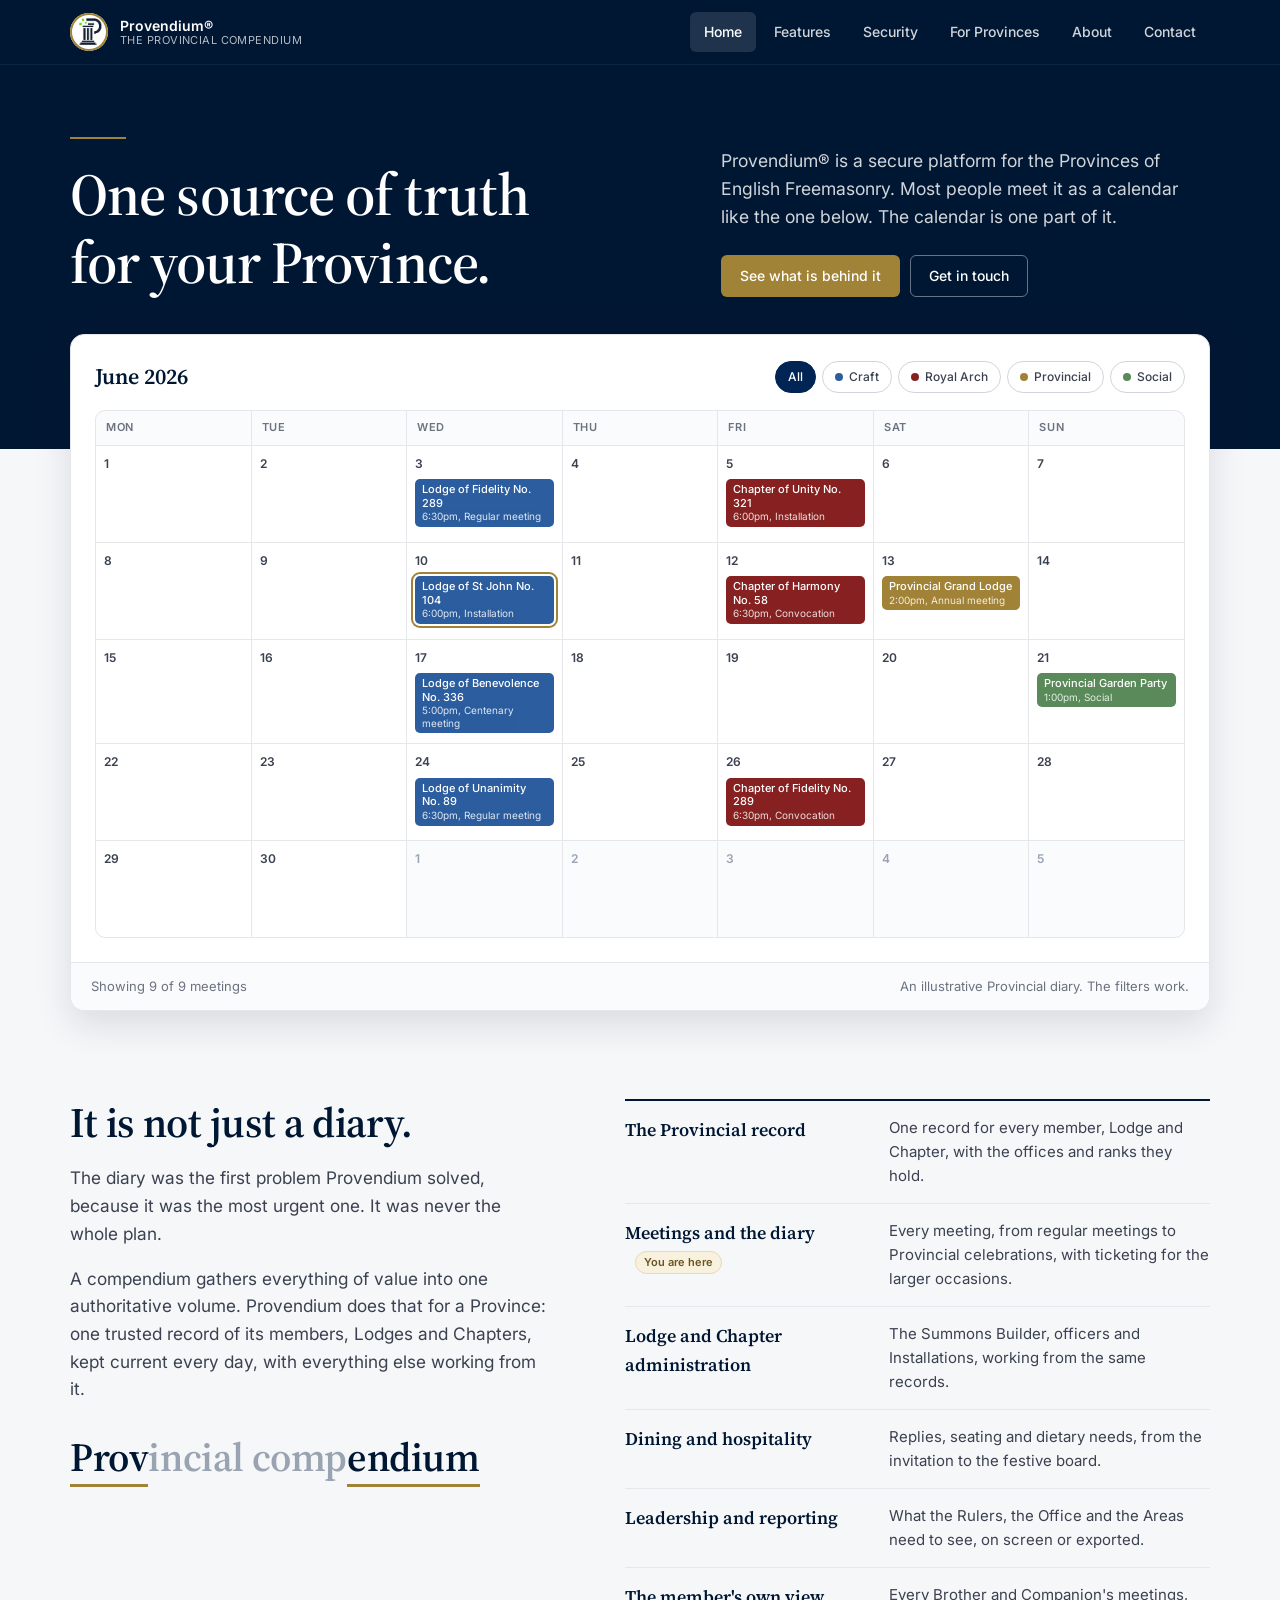
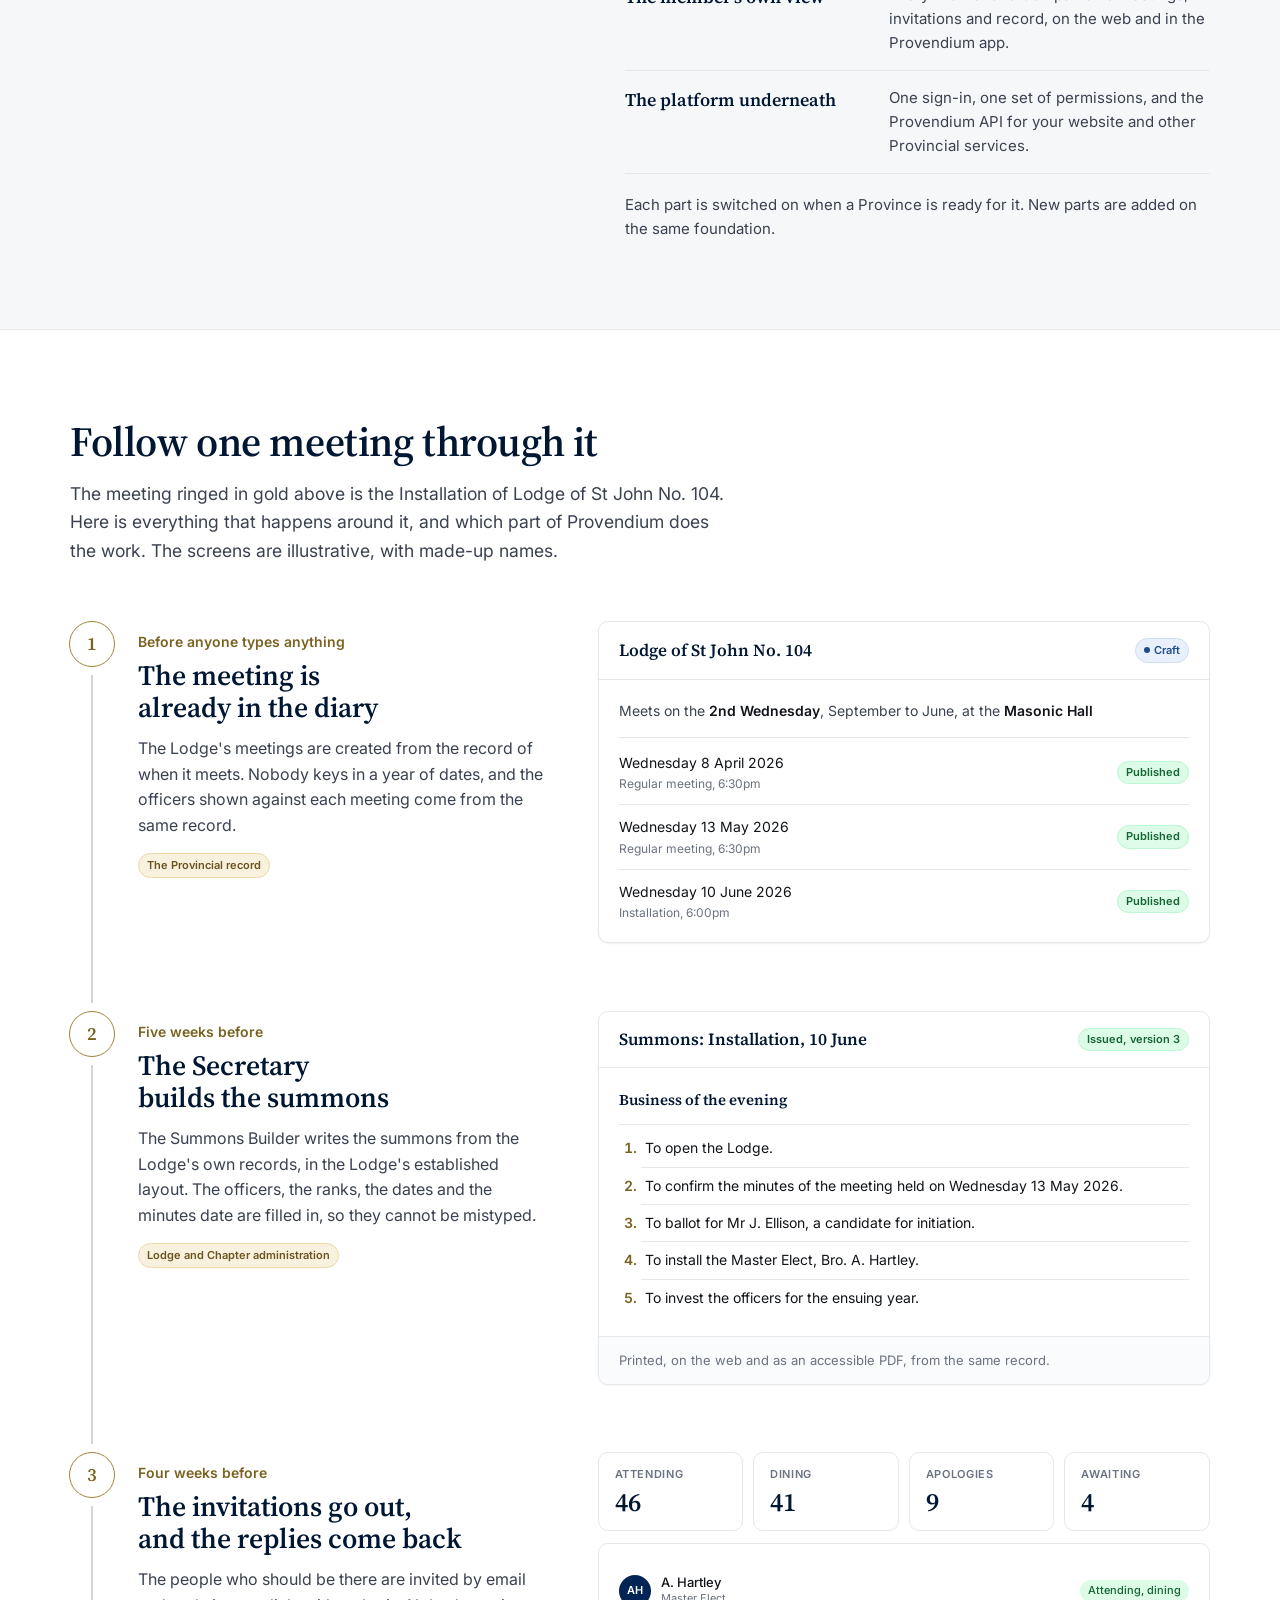
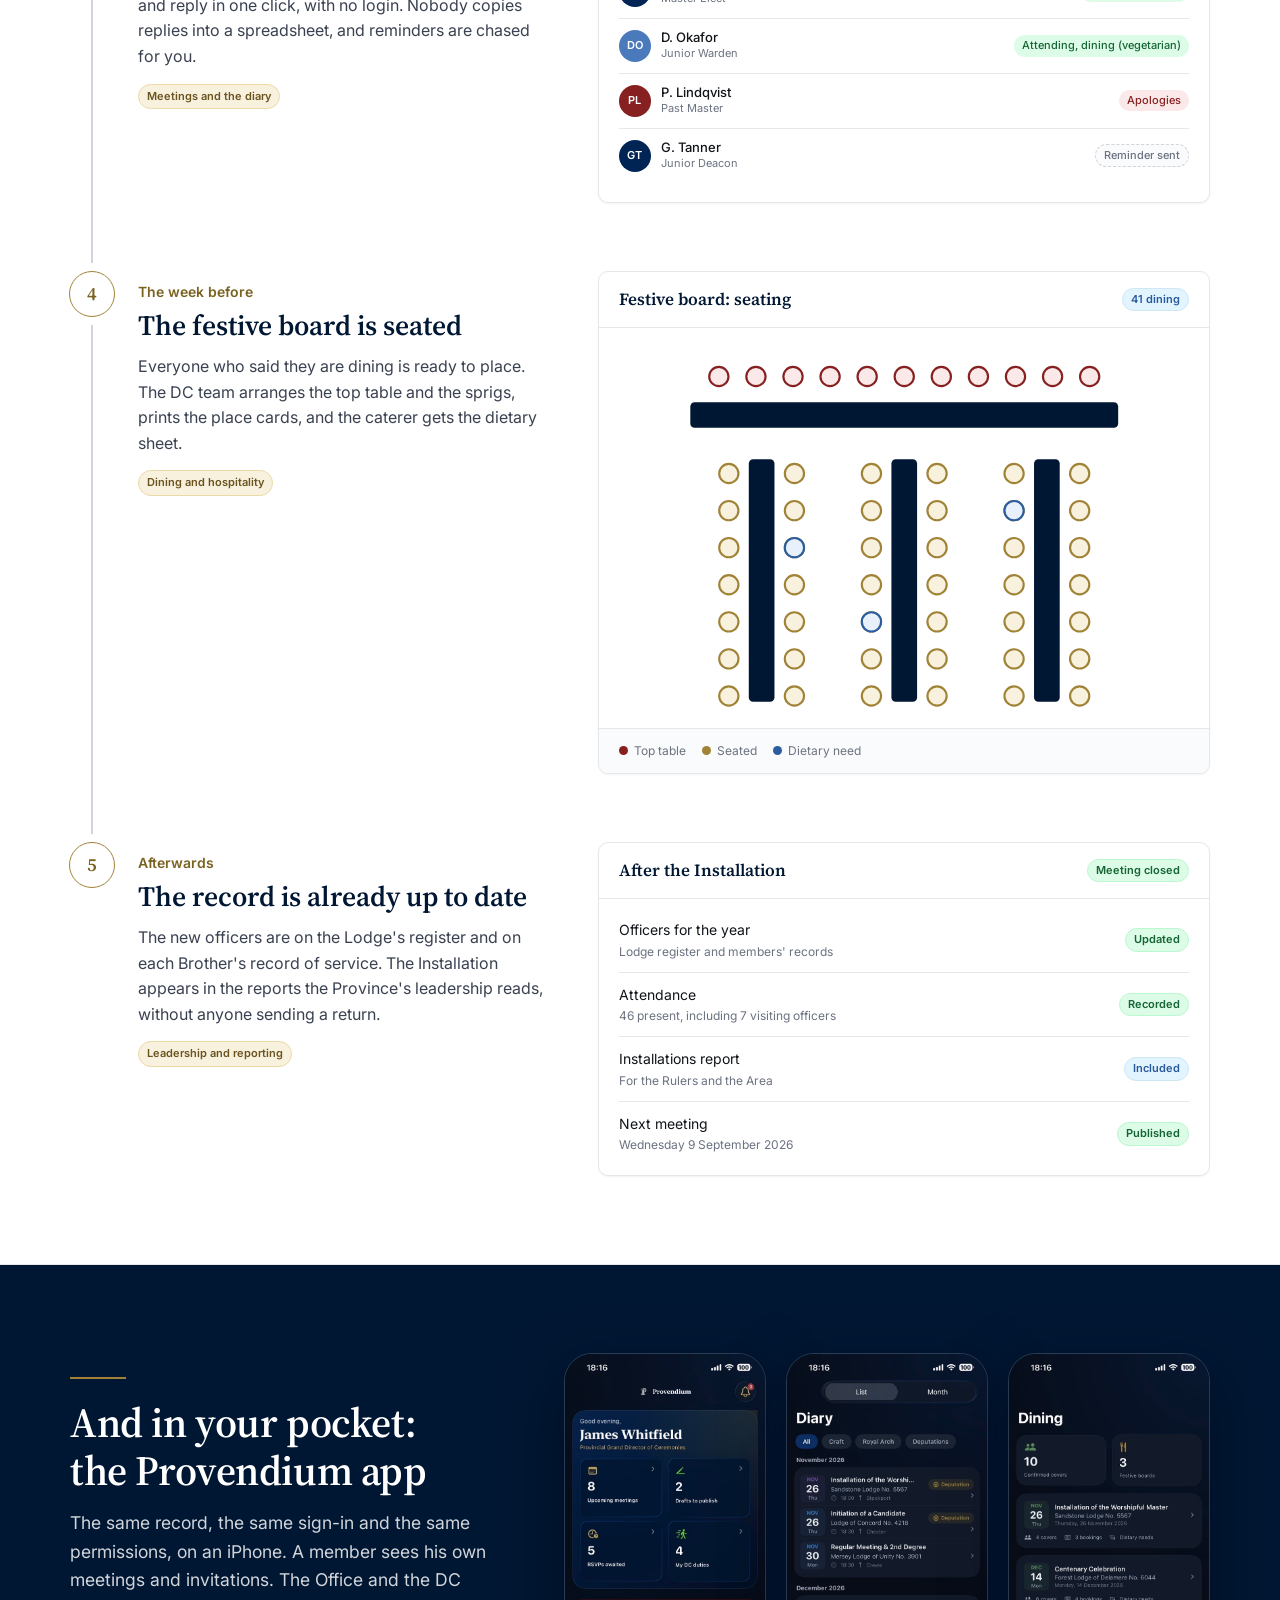
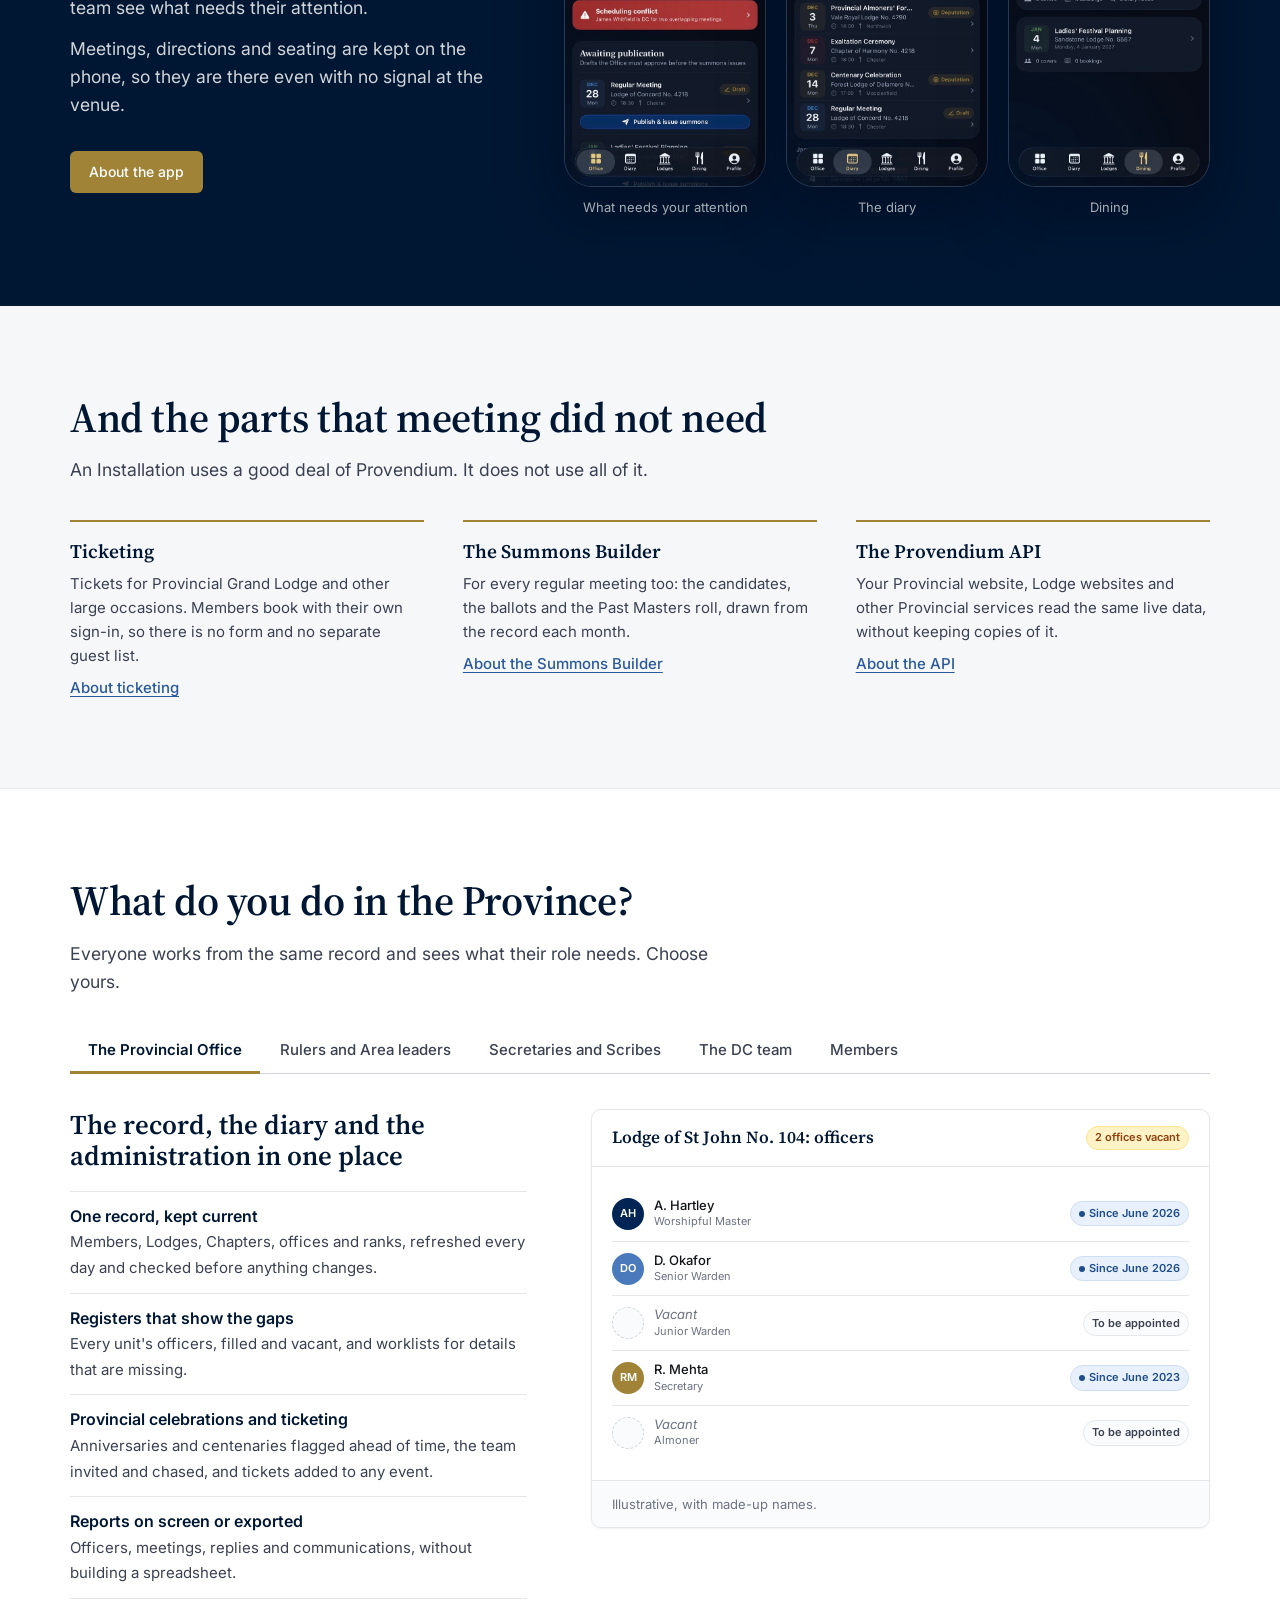
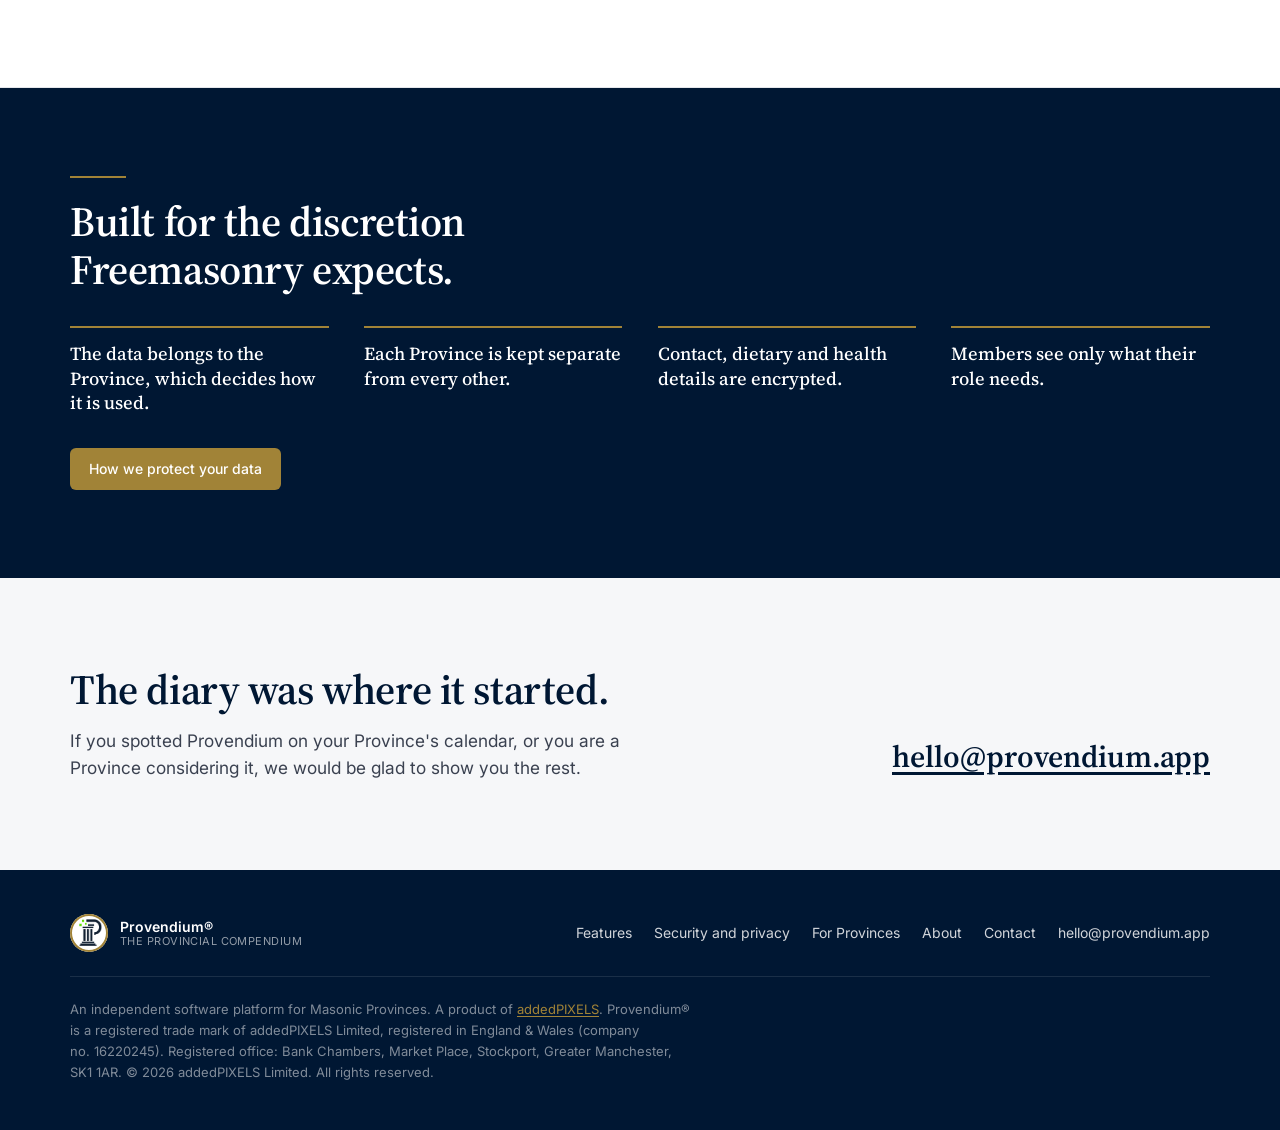
<file: index.html>
<!doctype html>
<html lang="en" class="no-js">
<head>
    <meta charset="utf-8">
    <meta name="viewport" content="width=device-width, initial-scale=1">
    <title>Provendium: the Provincial Compendium</title>
    <meta name="description" content="Provendium is one source of truth for a Masonic Province: the record of its members, Lodges and Chapters, with the diary, Lodge administration, dining, reporting and a member app working from it.">
    <link rel="canonical" href="https://provendium.app/">
    <link rel="icon" href="provendium-mark.png" type="image/png">

    <meta property="og:type" content="website">
    <meta property="og:title" content="Provendium: the Provincial Compendium">
    <meta property="og:description" content="One source of truth for a Masonic Province: the record, the diary, Lodge administration, dining and reporting in one secure platform.">
    <meta property="og:url" content="https://provendium.app/">
    <meta property="og:image" content="https://provendium.app/og.png">
    <meta name="twitter:card" content="summary_large_image">

    <link rel="preconnect" href="https://fonts.googleapis.com">
    <link rel="preconnect" href="https://fonts.gstatic.com" crossorigin>
    <link href="https://fonts.googleapis.com/css2?family=Inter:wght@400;500;600;700&family=Source+Serif+4:wght@500;600&display=swap" rel="stylesheet">
    <link rel="stylesheet" href="styles.css">
    <script src="nav.js"></script>
    <script src="site.js" defer></script>
</head>
<body>
    <a class="skip" href="#main">Skip to content</a>

    <header class="topbar">
        <div class="page topbar-inner">
            <a class="brand" href="index.html">
                <span class="brand-mark"><img src="provendium-mark.png" alt="" width="38" height="38"></span>
                <span class="brand-text"><span class="title">Provendium&reg;</span><span class="sub">The Provincial Compendium</span></span>
            </a>
            <button class="nav-toggle" type="button" aria-expanded="false" aria-controls="primary-nav" aria-label="Menu">
                <svg class="icon icon-menu" aria-hidden="true"><use href="icons.svg#i-menu"></use></svg>
                <svg class="icon icon-close" aria-hidden="true"><use href="icons.svg#i-close"></use></svg>
            </button>
            <nav class="topnav" id="primary-nav" aria-label="Primary">
                <a href="index.html" class="active" aria-current="page">Home</a>
                <a href="features.html">Features</a>
                <a href="security.html">Security</a>
                <a href="for-provinces.html">For Provinces</a>
                <a href="about.html">About</a>
                <a href="contact.html">Contact</a>
            </nav>
        </div>
    </header>

    <main id="main">
        <section class="hero">
            <div class="page">
                <div>
                    <span class="hero-divider"></span>
                    <h1>One source of truth for your Province.</h1>
                </div>
                <div>
                    <p>Provendium&reg; is a secure platform for the Provinces of English Freemasonry. Most people meet it as a calendar like the one below. The calendar is one part of it.</p>
                    <div class="actions">
                        <a class="btn btn-gold" href="#more">See what is behind it</a>
                        <a class="btn btn-onnavy" href="contact.html">Get in touch</a>
                    </div>
                </div>
            </div>
        </section>

        <div class="page diary-wrap" data-diary-scope>
            <div class="pv-card diary-card">
                <div class="pv-card-body">
                    <div class="cal-controls">
                        <span class="cal-month">June 2026</span>
                        <div class="filter-row needs-js" role="group" aria-label="Show meetings">
                            <button class="filter-pill" type="button" data-diary-filter="all" aria-pressed="true">All</button>
                            <button class="filter-pill" type="button" data-diary-filter="craft" aria-pressed="false"><span class="dot craft"></span>Craft</button>
                            <button class="filter-pill" type="button" data-diary-filter="arch" aria-pressed="false"><span class="dot arch"></span>Royal Arch</button>
                            <button class="filter-pill" type="button" data-diary-filter="prov" aria-pressed="false"><span class="dot prov"></span>Provincial</button>
                            <button class="filter-pill" type="button" data-diary-filter="social" aria-pressed="false"><span class="dot social"></span>Social</button>
                        </div>
                    </div>
                    <div class="cal-grid" aria-hidden="true">
                        <div class="cal-day-head">Mon</div><div class="cal-day-head">Tue</div><div class="cal-day-head">Wed</div><div class="cal-day-head">Thu</div><div class="cal-day-head">Fri</div><div class="cal-day-head">Sat</div><div class="cal-day-head">Sun</div>
                        <div class="cal-cell"><span class="cal-num">1</span></div>
                        <div class="cal-cell"><span class="cal-num">2</span></div>
                        <div class="cal-cell"><span class="cal-num">3</span><span class="cal-evt craft" data-kind="craft"><span>Lodge of Fidelity No. 289</span><span class="t">6:30pm, Regular meeting</span></span></div>
                        <div class="cal-cell"><span class="cal-num">4</span></div>
                        <div class="cal-cell"><span class="cal-num">5</span><span class="cal-evt arch" data-kind="arch"><span>Chapter of Unity No. 321</span><span class="t">6:00pm, Installation</span></span></div>
                        <div class="cal-cell"><span class="cal-num">6</span></div>
                        <div class="cal-cell"><span class="cal-num">7</span></div>
                        <div class="cal-cell"><span class="cal-num">8</span></div>
                        <div class="cal-cell"><span class="cal-num">9</span></div>
                        <div class="cal-cell"><span class="cal-num">10</span><span class="cal-evt craft is-focus" data-kind="craft"><span>Lodge of St John No. 104</span><span class="t">6:00pm, Installation</span></span></div>
                        <div class="cal-cell"><span class="cal-num">11</span></div>
                        <div class="cal-cell"><span class="cal-num">12</span><span class="cal-evt arch" data-kind="arch"><span>Chapter of Harmony No. 58</span><span class="t">6:30pm, Convocation</span></span></div>
                        <div class="cal-cell"><span class="cal-num">13</span><span class="cal-evt prov" data-kind="prov"><span>Provincial Grand Lodge</span><span class="t">2:00pm, Annual meeting</span></span></div>
                        <div class="cal-cell"><span class="cal-num">14</span></div>
                        <div class="cal-cell"><span class="cal-num">15</span></div>
                        <div class="cal-cell"><span class="cal-num">16</span></div>
                        <div class="cal-cell"><span class="cal-num">17</span><span class="cal-evt craft" data-kind="craft"><span>Lodge of Benevolence No. 336</span><span class="t">5:00pm, Centenary meeting</span></span></div>
                        <div class="cal-cell"><span class="cal-num">18</span></div>
                        <div class="cal-cell"><span class="cal-num">19</span></div>
                        <div class="cal-cell"><span class="cal-num">20</span></div>
                        <div class="cal-cell"><span class="cal-num">21</span><span class="cal-evt social" data-kind="social"><span>Provincial Garden Party</span><span class="t">1:00pm, Social</span></span></div>
                        <div class="cal-cell"><span class="cal-num">22</span></div>
                        <div class="cal-cell"><span class="cal-num">23</span></div>
                        <div class="cal-cell"><span class="cal-num">24</span><span class="cal-evt craft" data-kind="craft"><span>Lodge of Unanimity No. 89</span><span class="t">6:30pm, Regular meeting</span></span></div>
                        <div class="cal-cell"><span class="cal-num">25</span></div>
                        <div class="cal-cell"><span class="cal-num">26</span><span class="cal-evt arch" data-kind="arch"><span>Chapter of Fidelity No. 289</span><span class="t">6:30pm, Convocation</span></span></div>
                        <div class="cal-cell"><span class="cal-num">27</span></div>
                        <div class="cal-cell"><span class="cal-num">28</span></div>
                        <div class="cal-cell"><span class="cal-num">29</span></div>
                        <div class="cal-cell"><span class="cal-num">30</span></div>
                        <div class="cal-cell dim"><span class="cal-num">1</span></div>
                        <div class="cal-cell dim"><span class="cal-num">2</span></div>
                        <div class="cal-cell dim"><span class="cal-num">3</span></div>
                        <div class="cal-cell dim"><span class="cal-num">4</span></div>
                        <div class="cal-cell dim"><span class="cal-num">5</span></div>
                    </div>
                    <ul class="cal-list">
                        <li data-kind="craft"><span class="when"><b>3</b><span>Wed</span></span><span class="rail craft"></span><span class="what"><b>Lodge of Fidelity No. 289</b><span>Regular meeting, 6:30pm, Masonic Hall</span></span></li>
                        <li data-kind="arch"><span class="when"><b>5</b><span>Fri</span></span><span class="rail arch"></span><span class="what"><b>Chapter of Unity No. 321</b><span>Installation, 6:00pm, Provincial Hall</span></span></li>
                        <li data-kind="craft" class="is-focus"><span class="when"><b>10</b><span>Wed</span></span><span class="rail craft"></span><span class="what"><b>Lodge of St John No. 104</b><span>Installation, 6:00pm, Masonic Hall</span></span></li>
                        <li data-kind="arch"><span class="when"><b>12</b><span>Fri</span></span><span class="rail arch"></span><span class="what"><b>Chapter of Harmony No. 58</b><span>Convocation, 6:30pm, Provincial Hall</span></span></li>
                        <li data-kind="prov"><span class="when"><b>13</b><span>Sat</span></span><span class="rail prov"></span><span class="what"><b>Provincial Grand Lodge</b><span>Annual meeting, 2:00pm, Provincial Hall</span></span></li>
                        <li data-kind="craft"><span class="when"><b>17</b><span>Wed</span></span><span class="rail craft"></span><span class="what"><b>Lodge of Benevolence No. 336</b><span>Centenary meeting, 5:00pm, Masonic Hall</span></span></li>
                        <li data-kind="social"><span class="when"><b>21</b><span>Sun</span></span><span class="rail social"></span><span class="what"><b>Provincial Garden Party</b><span>Social, 1:00pm, The Grange</span></span></li>
                        <li data-kind="craft"><span class="when"><b>24</b><span>Wed</span></span><span class="rail craft"></span><span class="what"><b>Lodge of Unanimity No. 89</b><span>Regular meeting, 6:30pm, Masonic Hall</span></span></li>
                        <li data-kind="arch"><span class="when"><b>26</b><span>Fri</span></span><span class="rail arch"></span><span class="what"><b>Chapter of Fidelity No. 289</b><span>Convocation, 6:30pm, Provincial Hall</span></span></li>
                    </ul>
                </div>
                <div class="pv-card-footer"><span data-diary-count aria-live="polite">Showing 9 of 9 meetings</span><span>An illustrative Provincial diary<span class="needs-js">. The filters work.</span></span></div>
            </div>
        </div>

        <section class="band" id="more">
            <div class="page more-than">
                <div class="say">
                    <h2>It is not just a diary.</h2>
                    <p>The diary was the first problem Provendium solved, because it was the most urgent one. It was never the whole plan.</p>
                    <p>A compendium gathers everything of value into one authoritative volume. Provendium does that for a Province: one trusted record of its members, Lodges and Chapters, kept current every day, with everything else working from it.</p>
                    <p class="etymology" aria-label="Provincial compendium"><b>Prov</b>incial comp<b>endium</b></p>
                </div>
                <div>
                    <dl class="parts">
                        <div><dt><a href="features.html#record">The Provincial record</a></dt><dd>One record for every member, Lodge and Chapter, with the offices and ranks they hold.</dd></div>
                        <div class="is-diary"><dt><a href="features.html#meetings">Meetings and the diary</a></dt><dd>Every meeting, from regular meetings to Provincial celebrations, with ticketing for the larger occasions.</dd></div>
                        <div><dt><a href="features.html#administration">Lodge and Chapter administration</a></dt><dd>The Summons Builder, officers and Installations, working from the same records.</dd></div>
                        <div><dt><a href="features.html#dining">Dining and hospitality</a></dt><dd>Replies, seating and dietary needs, from the invitation to the festive board.</dd></div>
                        <div><dt><a href="features.html#reporting">Leadership and reporting</a></dt><dd>What the Rulers, the Office and the Areas need to see, on screen or exported.</dd></div>
                        <div><dt><a href="features.html#members">The member's own view</a></dt><dd>Every Brother and Companion's meetings, invitations and record, on the web and in the Provendium app.</dd></div>
                        <div><dt><a href="features.html#platform">The platform underneath</a></dt><dd>One sign-in, one set of permissions, and the Provendium API for your website and other Provincial services.</dd></div>
                    </dl>
                    <p class="parts-note">Each part is switched on when a Province is ready for it. New parts are added on the same foundation.</p>
                </div>
            </div>
        </section>

        <section class="band band-white" id="walk">
            <div class="page">
                <h2>Follow one meeting through it</h2>
                <p class="sub">The meeting ringed in gold above is the Installation of Lodge of St John No. 104. Here is everything that happens around it, and which part of Provendium does the work. The screens are illustrative, with made-up names.</p>

                <ol class="stages">
                    <li class="stage">
                        <div class="stage-rail" aria-hidden="true"></div>
                        <div class="stage-main">
                            <div class="stage-copy">
                                <p class="when">Before anyone types anything</p>
                                <h3>The meeting is already in the diary</h3>
                                <p>The Lodge's meetings are created from the record of when it meets. Nobody keys in a year of dates, and the officers shown against each meeting come from the same record.</p>
                                <span class="badge badge-prov part">The Provincial record</span>
                            </div>
                            <div class="pv-card">
                                <div class="pv-card-header"><h3>Lodge of St John No. 104</h3><span class="badge badge-craft"><span class="dot"></span>Craft</span></div>
                                <div class="pv-card-body">
                                    <p class="rule">Meets on the <b>2nd Wednesday</b>, September to June, at the <b>Masonic Hall</b></p>
                                    <ul class="rows">
                                        <li><span>Wednesday 8 April 2026<small>Regular meeting, 6:30pm</small></span><span class="status-chip success">Published</span></li>
                                        <li><span>Wednesday 13 May 2026<small>Regular meeting, 6:30pm</small></span><span class="status-chip success">Published</span></li>
                                        <li><span>Wednesday 10 June 2026<small>Installation, 6:00pm</small></span><span class="status-chip success">Published</span></li>
                                    </ul>
                                </div>
                            </div>
                        </div>
                    </li>

                    <li class="stage">
                        <div class="stage-rail" aria-hidden="true"></div>
                        <div class="stage-main">
                            <div class="stage-copy">
                                <p class="when">Five weeks before</p>
                                <h3>The Secretary builds the summons</h3>
                                <p>The Summons Builder writes the summons from the Lodge's own records, in the Lodge's established layout. The officers, the ranks, the dates and the minutes date are filled in, so they cannot be mistyped.</p>
                                <span class="badge badge-prov part">Lodge and Chapter administration</span>
                            </div>
                            <div class="pv-card">
                                <div class="pv-card-header"><h3>Summons: Installation, 10 June</h3><span class="status-chip success">Issued, version 3</span></div>
                                <div class="pv-card-body">
                                    <p class="summons-head">Business of the evening</p>
                                    <ol class="business">
                                        <li>To open the Lodge.</li>
                                        <li>To confirm the minutes of the meeting held on Wednesday 13 May 2026.</li>
                                        <li>To ballot for Mr J. Ellison, a candidate for initiation.</li>
                                        <li>To install the Master Elect, Bro. A. Hartley.</li>
                                        <li>To invest the officers for the ensuing year.</li>
                                    </ol>
                                </div>
                                <div class="pv-card-footer">Printed, on the web and as an accessible PDF, from the same record.</div>
                            </div>
                        </div>
                    </li>

                    <li class="stage">
                        <div class="stage-rail" aria-hidden="true"></div>
                        <div class="stage-main">
                            <div class="stage-copy">
                                <p class="when">Four weeks before</p>
                                <h3>The invitations go out, and the replies come back</h3>
                                <p>The people who should be there are invited by email and reply in one click, with no login. Nobody copies replies into a spreadsheet, and reminders are chased for you.</p>
                                <span class="badge badge-prov part">Meetings and the diary</span>
                            </div>
                            <div class="stack">
                                <div class="kpis">
                                    <div class="kpi"><div class="k">Attending</div><div class="v">46</div></div>
                                    <div class="kpi"><div class="k">Dining</div><div class="v">41</div></div>
                                    <div class="kpi"><div class="k">Apologies</div><div class="v">9</div></div>
                                    <div class="kpi"><div class="k">Awaiting</div><div class="v">4</div></div>
                                </div>
                                <div class="pv-card">
                                    <div class="pv-card-body">
                                        <ul class="people">
                                            <li><span class="person"><span class="pa">AH</span><span><span class="pn">A. Hartley</span><span class="pr">Master Elect</span></span></span><span class="rsvp-chip rsvp-yes">Attending, dining</span></li>
                                            <li><span class="person"><span class="pa alt">DO</span><span><span class="pn">D. Okafor</span><span class="pr">Junior Warden</span></span></span><span class="rsvp-chip rsvp-yes">Attending, dining (vegetarian)</span></li>
                                            <li><span class="person"><span class="pa alt3">PL</span><span><span class="pn">P. Lindqvist</span><span class="pr">Past Master</span></span></span><span class="rsvp-chip rsvp-no">Apologies</span></li>
                                            <li><span class="person"><span class="pa">GT</span><span><span class="pn">G. Tanner</span><span class="pr">Junior Deacon</span></span></span><span class="rsvp-chip rsvp-pending">Reminder sent</span></li>
                                        </ul>
                                    </div>
                                </div>
                            </div>
                        </div>
                    </li>

                    <li class="stage">
                        <div class="stage-rail" aria-hidden="true"></div>
                        <div class="stage-main">
                            <div class="stage-copy">
                                <p class="when">The week before</p>
                                <h3>The festive board is seated</h3>
                                <p>Everyone who said they are dining is ready to place. The DC team arranges the top table and the sprigs, prints the place cards, and the caterer gets the dietary sheet.</p>
                                <span class="badge badge-prov part">Dining and hospitality</span>
                            </div>
                            <div class="pv-card">
                                <div class="pv-card-header"><h3>Festive board: seating</h3><span class="status-chip info">41 dining</span></div>
                                <div class="pv-card-body">
                                <svg class="plan" viewBox="0 0 400 252" role="img" aria-label="A seating plan: a top table across the head of the room and three sprigs running down from it, with a few seats marked for dietary needs.">
                                    <g fill="none" stroke-linecap="round" stroke-dasharray="0 26">
                                        <path stroke="#872121" stroke-width="15" d="M70 20h270"/><path stroke="#fbe9e9" stroke-width="12" d="M70 20h270"/>
                                        <path stroke="#a18337" stroke-width="15" d="M77 88v160M123 88v160M177 88v160M223 88v160M277 88v160M323 88v160"/>
                                        <path stroke="#f8f1de" stroke-width="12" d="M77 88v160M123 88v160M177 88v160M223 88v160M277 88v160M323 88v160"/>
                                    </g>
                                    <g fill="#e8f1fb" stroke="#2c5d9e" stroke-width="1.5"><circle cx="123" cy="140" r="6.75"/><circle cx="177" cy="192" r="6.75"/><circle cx="277" cy="114" r="6.75"/></g>
                                    <g fill="#001733"><rect x="50" y="38" width="300" height="18" rx="3"/><rect x="91" y="78" width="18" height="170" rx="3"/><rect x="191" y="78" width="18" height="170" rx="3"/><rect x="291" y="78" width="18" height="170" rx="3"/></g>
                                </svg>
                                </div>
                                <div class="pv-card-footer"><div class="legend"><span><i style="background:var(--color-arch)"></i>Top table</span><span><i style="background:var(--color-provincial)"></i>Seated</span><span><i style="background:var(--color-craft)"></i>Dietary need</span></div></div>
                            </div>
                        </div>
                    </li>

                    <li class="stage">
                        <div class="stage-rail" aria-hidden="true"></div>
                        <div class="stage-main">
                            <div class="stage-copy">
                                <p class="when">Afterwards</p>
                                <h3>The record is already up to date</h3>
                                <p>The new officers are on the Lodge's register and on each Brother's record of service. The Installation appears in the reports the Province's leadership reads, without anyone sending a return.</p>
                                <span class="badge badge-prov part">Leadership and reporting</span>
                            </div>
                            <div class="pv-card">
                                <div class="pv-card-header"><h3>After the Installation</h3><span class="status-chip success">Meeting closed</span></div>
                                <div class="pv-card-body">
                                    <ul class="rows">
                                        <li><span>Officers for the year<small>Lodge register and members' records</small></span><span class="status-chip success">Updated</span></li>
                                        <li><span>Attendance<small>46 present, including 7 visiting officers</small></span><span class="status-chip success">Recorded</span></li>
                                        <li><span>Installations report<small>For the Rulers and the Area</small></span><span class="status-chip info">Included</span></li>
                                        <li><span>Next meeting<small>Wednesday 9 September 2026</small></span><span class="status-chip success">Published</span></li>
                                    </ul>
                                </div>
                            </div>
                        </div>
                    </li>
                </ol>
            </div>
        </section>

        <section class="band app" id="app">
            <div class="page app-grid">
                <div>
                    <span class="hero-divider"></span>
                    <h2>And in your pocket: the Provendium app</h2>
                    <p class="sub">The same record, the same sign-in and the same permissions, on an iPhone. A member sees his own meetings and invitations. The Office and the DC team see what needs their attention.</p>
                    <p class="sub">Meetings, directions and seating are kept on the phone, so they are there even with no signal at the venue.</p>
                    <p class="after"><a class="btn btn-gold" href="features.html#members">About the app</a></p>
                </div>
                <div class="shots">
                    <figure class="shot"><img src="app-office.jpg" alt="The Provendium app's home screen for a Provincial Grand Director of Ceremonies, showing upcoming meetings, drafts to publish, replies awaited and DC duties." width="591" height="1280" loading="lazy"><figcaption>What needs your attention</figcaption></figure>
                    <figure class="shot"><img src="app-diary.jpg" alt="The Provendium app's Diary screen, listing meetings by month with filters for Craft, Royal Arch and deputations." width="591" height="1280" loading="lazy"><figcaption>The diary</figcaption></figure>
                    <figure class="shot"><img src="app-dining.jpg" alt="The Provendium app's Dining screen, listing festive boards with their covers, bookings and dietary needs." width="591" height="1280" loading="lazy"><figcaption>Dining</figcaption></figure>
                </div>
            </div>
        </section>

        <section class="band">
            <div class="page">
                <h2>And the parts that meeting did not need</h2>
                <p class="sub">An Installation uses a good deal of Provendium. It does not use all of it.</p>
                <ul class="also three">
                    <li><strong>Ticketing</strong>Tickets for Provincial Grand Lodge and other large occasions. Members book with their own sign-in, so there is no form and no separate guest list.<br><a href="features.html#meetings">About ticketing</a></li>
                    <li><strong>The Summons Builder</strong>For every regular meeting too: the candidates, the ballots and the Past Masters roll, drawn from the record each month.<br><a href="features.html#administration">About the Summons Builder</a></li>
                    <li><strong>The Provendium API</strong>Your Provincial website, Lodge websites and other Provincial services read the same live data, without keeping copies of it.<br><a href="features.html#platform">About the API</a></li>
                </ul>
            </div>
        </section>

        <section class="band band-white" id="roles">
            <div class="page">
                <h2>What do you do in the Province?</h2>
                <p class="sub">Everyone works from the same record and sees what their role needs.<span class="needs-js"> Choose yours.</span></p>

                <div class="pv-tabs" role="tablist" aria-label="Your role">
                    <button type="button" role="tab" id="tab-office" aria-controls="panel-office" aria-selected="true">The Provincial Office</button>
                    <button type="button" role="tab" id="tab-lead" aria-controls="panel-lead" aria-selected="false" tabindex="-1">Rulers and Area leaders</button>
                    <button type="button" role="tab" id="tab-sec" aria-controls="panel-sec" aria-selected="false" tabindex="-1">Secretaries and Scribes</button>
                    <button type="button" role="tab" id="tab-dc" aria-controls="panel-dc" aria-selected="false" tabindex="-1">The DC team</button>
                    <button type="button" role="tab" id="tab-member" aria-controls="panel-member" aria-selected="false" tabindex="-1">Members</button>
                </div>

                <div class="panel" role="tabpanel" id="panel-office" aria-labelledby="tab-office" tabindex="0">
                    <div>
                        <p class="panel-role">The Provincial Office</p>
                        <h3>The record, the diary and the administration in one place</h3>
                        <ul class="gets">
                            <li><b>One record, kept current</b><span>Members, Lodges, Chapters, offices and ranks, refreshed every day and checked before anything changes.</span></li>
                            <li><b>Registers that show the gaps</b><span>Every unit's officers, filled and vacant, and worklists for details that are missing.</span></li>
                            <li><b>Provincial celebrations and ticketing</b><span>Anniversaries and centenaries flagged ahead of time, the team invited and chased, and tickets added to any event.</span></li>
                            <li><b>Reports on screen or exported</b><span>Officers, meetings, replies and communications, without building a spreadsheet.</span></li>
                        </ul>
                    </div>
                    <div class="pv-card">
                        <div class="pv-card-header"><h3>Lodge of St John No. 104: officers</h3><span class="status-chip warn">2 offices vacant</span></div>
                        <div class="pv-card-body">
                            <ul class="people">
                                <li><span class="person"><span class="pa">AH</span><span><span class="pn">A. Hartley</span><span class="pr">Worshipful Master</span></span></span><span class="badge badge-craft"><span class="dot"></span>Since June 2026</span></li>
                                <li><span class="person"><span class="pa alt">DO</span><span><span class="pn">D. Okafor</span><span class="pr">Senior Warden</span></span></span><span class="badge badge-craft"><span class="dot"></span>Since June 2026</span></li>
                                <li><span class="person is-vacant"><span class="pa vacant"></span><span><span class="pn">Vacant</span><span class="pr">Junior Warden</span></span></span><span class="badge">To be appointed</span></li>
                                <li><span class="person"><span class="pa alt2">RM</span><span><span class="pn">R. Mehta</span><span class="pr">Secretary</span></span></span><span class="badge badge-craft"><span class="dot"></span>Since June 2023</span></li>
                                <li><span class="person is-vacant"><span class="pa vacant"></span><span><span class="pn">Vacant</span><span class="pr">Almoner</span></span></span><span class="badge">To be appointed</span></li>
                            </ul>
                        </div>
                        <div class="pv-card-footer">Illustrative, with made-up names.</div>
                    </div>
                </div>

                <div class="panel" role="tabpanel" id="panel-lead" aria-labelledby="tab-lead" tabindex="0" hidden>
                    <div>
                        <p class="panel-role">Rulers and Area leaders</p>
                        <h3>What you need to run the Province, without asking for a report</h3>
                        <ul class="gets">
                            <li><b>Membership at a glance</b><span>Gains and losses by month and by Area, with a summary for each Lodge and Chapter.</span></li>
                            <li><b>Installations and their Representatives</b><span>Every confirmed Installation, who is representing the Province, and notices sent when anything changes.</span></li>
                            <li><b>Your own Areas</b><span>Each leader sees the Areas they are responsible for, and no more.</span></li>
                        </ul>
                    </div>
                    <div class="stack">
                        <div class="kpis three">
                            <div class="kpi"><div class="k">Joined</div><div class="v">38</div></div>
                            <div class="kpi"><div class="k">Left</div><div class="v">31</div></div>
                            <div class="kpi"><div class="k">Net</div><div class="v">+7</div></div>
                        </div>
                        <div class="pv-card">
                            <div class="pv-card-header"><h3>Membership by Area, year to date</h3><span class="badge">Craft</span></div>
                            <div class="pv-card-body">
                                <table class="report">
                                    <thead><tr><th>Area</th><th class="n">Joined</th><th class="n">Left</th><th class="n">Net</th></tr></thead>
                                    <tbody>
                                        <tr><td>Area 1</td><td class="n">11</td><td class="n">6</td><td class="n up">+5</td></tr>
                                        <tr><td>Area 2</td><td class="n">7</td><td class="n">9</td><td class="n down">-2</td></tr>
                                        <tr><td>Area 3</td><td class="n">9</td><td class="n">5</td><td class="n up">+4</td></tr>
                                        <tr><td>Area 4</td><td class="n">6</td><td class="n">7</td><td class="n down">-1</td></tr>
                                        <tr><td>Area 5</td><td class="n">5</td><td class="n">4</td><td class="n up">+1</td></tr>
                                    </tbody>
                                </table>
                            </div>
                            <div class="pv-card-footer">Illustrative figures.</div>
                        </div>
                    </div>
                </div>

                <div class="panel" role="tabpanel" id="panel-sec" aria-labelledby="tab-sec" tabindex="0" hidden>
                    <div>
                        <p class="panel-role">Secretaries and Scribes</p>
                        <h3>Less paperwork, and nothing typed twice</h3>
                        <ul class="gets">
                            <li><b>Your meetings are already there</b><span>Confirm the work and publish. The diary, your website and your members' calendars follow.</span></li>
                            <li><b>The Summons Builder</b><span>The summons written from your Lodge's records, in your Lodge's layout, instead of edited by hand each month.</span></li>
                            <li><b>A weekly update</b><span>One email on a Sunday evening with what is coming up and what needs your attention.</span></li>
                            <li><b>Notices that send themselves</b><span>If a meeting moves or is cancelled, the right people are told.</span></li>
                        </ul>
                    </div>
                    <div class="pv-card">
                        <div class="pv-card-header"><h3>Your weekly update</h3><span class="badge">Sunday evening</span></div>
                        <div class="pv-card-body">
                            <ul class="rows">
                                <li><span>Wednesday 10 June, Installation<small>Summons issued, 55 of 59 replies in</small></span><span class="status-chip success">Ready</span></li>
                                <li><span>Wednesday 9 September, Regular meeting<small>The work has not been entered yet</small></span><span class="status-chip warn">Needs the work</span></li>
                                <li><span>Wednesday 14 October, Regular meeting<small>Summons not yet started</small></span><span class="status-chip">In good time</span></li>
                            </ul>
                        </div>
                        <div class="pv-card-footer">Illustrative.</div>
                    </div>
                </div>

                <div class="panel" role="tabpanel" id="panel-dc" aria-labelledby="tab-dc" tabindex="0" hidden>
                    <div>
                        <p class="panel-role">The DC team</p>
                        <h3>Who is going where, and who is confirmed</h3>
                        <ul class="gets">
                            <li><b>A diary for the team</b><span>A DC assigned to each occasion, with their tasks and any last-minute changes.</span></li>
                            <li><b>Attendance lists to print</b><span>Confirmed attendees for each occasion, in order of precedence.</span></li>
                            <li><b>Seating for the festive board</b><span>Arrange the top table and the sprigs, then print the plan and the place cards.</span></li>
                        </ul>
                    </div>
                    <div class="pv-card">
                        <div class="pv-card-header"><h3>DC diary: this week</h3><span class="status-chip info">3 occasions</span></div>
                        <div class="pv-card-body">
                            <ul class="people">
                                <li><span class="person"><span class="pa">JW</span><span><span class="pn">Lodge of St John No. 104, Installation</span><span class="pr">Wed 10 June, J. Whitfield assigned</span></span></span><span class="status-chip success">List printed</span></li>
                                <li><span class="person"><span class="pa alt3">SB</span><span><span class="pn">Chapter of Harmony No. 58, Convocation</span><span class="pr">Fri 12 June, S. Brennan assigned</span></span></span><span class="status-chip warn">1 change</span></li>
                                <li><span class="person"><span class="pa alt2">All</span><span><span class="pn">Provincial Grand Lodge, Annual meeting</span><span class="pr">Sat 13 June, the whole team</span></span></span><span class="status-chip info">Briefing ready</span></li>
                            </ul>
                        </div>
                        <div class="pv-card-footer">Illustrative, with made-up names.</div>
                    </div>
                </div>

                <div class="panel" role="tabpanel" id="panel-member" aria-labelledby="tab-member" tabindex="0" hidden>
                    <div>
                        <p class="panel-role">Members</p>
                        <h3>Your Freemasonry in one place</h3>
                        <ul class="gets">
                            <li><b>Your meetings</b><span>Every meeting of your own Lodges and Chapters, with the work, the venue, directions and the summons.</span></li>
                            <li><b>The whole Province's diary</b><span>Search it by Area, unit or work, and subscribe on your phone. It stays current.</span></li>
                            <li><b>Reply in one click</b><span>No login and no password. Say whether you are attending and whether you are dining.</span></li>
                            <li><b>The Provendium app</b><span>All of it on your iPhone, with reminders, and available with no signal at the venue.</span></li>
                        </ul>
                    </div>
                    <div class="pv-card" id="invite">
                        <div class="pv-card-header"><h3>You are invited</h3><span class="badge badge-craft"><span class="dot"></span>Craft</span></div>
                        <div class="pv-card-body">
                            <strong>Lodge of St John No. 104, Installation</strong>
                            <p class="invite-meta">Wednesday 10 June 2026, 6:00pm, Masonic Hall</p>
                            <div class="ask"><span id="q-attend">Will you attend?</span><div role="group" aria-labelledby="q-attend"><button class="btn btn-sm btn-secondary" type="button" data-q="attend" data-a="yes" aria-pressed="false">Yes</button><button class="btn btn-sm btn-secondary" type="button" data-q="attend" data-a="no" aria-pressed="false">No</button></div></div>
                            <div class="ask"><span id="q-dine">Will you dine at the festive board?</span><div role="group" aria-labelledby="q-dine"><button class="btn btn-sm btn-secondary" type="button" data-q="dine" data-a="yes" aria-pressed="false">Yes</button><button class="btn btn-sm btn-secondary" type="button" data-q="dine" data-a="no" aria-pressed="false">No</button></div></div>
                        </div>
                        <div class="pv-card-footer"><p class="reply-state" id="reply-state" aria-live="polite">Illustrative<span class="needs-js">. Try answering it.</span></p></div>
                    </div>
                </div>
            </div>
        </section>

        <section class="band privacy">
            <div class="page">
                <span class="hero-divider"></span>
                <h2>Built for the discretion Freemasonry expects.</h2>
                <ul>
                    <li>The data belongs to the Province, which decides how it is used.</li>
                    <li>Each Province is kept separate from every other.</li>
                    <li>Contact, dietary and health details are encrypted.</li>
                    <li>Members see only what their role needs.</li>
                </ul>
                <a class="btn btn-gold" href="security.html">How we protect your data</a>
            </div>
        </section>

        <section class="band contact" id="contact">
            <div class="page">
                <div>
                    <h2>The diary was where it started.</h2>
                    <p>If you spotted Provendium on your Province's calendar, or you are a Province considering it, we would be glad to show you the rest.</p>
                </div>
                <a class="mail" href="mailto:hello@provendium.app">hello@provendium.app</a>
            </div>
        </section>
    </main>

    <footer class="site-footer">
        <div class="page">
            <div class="foot-row">
                <a class="brand" href="index.html">
                <span class="brand-mark"><img src="provendium-mark.png" alt="" width="38" height="38"></span>
                <span class="brand-text"><span class="title">Provendium&reg;</span><span class="sub">The Provincial Compendium</span></span>
            </a>
                <nav class="foot-nav" aria-label="Footer">
                    <a href="features.html">Features</a>
                    <a href="security.html">Security and privacy</a>
                    <a href="for-provinces.html">For Provinces</a>
                    <a href="about.html">About</a>
                    <a href="contact.html">Contact</a>
                    <a href="mailto:hello@provendium.app">hello@provendium.app</a>
                </nav>
            </div>
            <p class="foot-small">An independent software platform for Masonic Provinces. A product of <a href="https://addedpixels.com" rel="noopener">addedPIXELS</a>. Provendium&reg; is a registered trade mark of addedPIXELS Limited, registered in England &amp; Wales (company no.&nbsp;16220245). Registered office: Bank Chambers, Market Place, Stockport, Greater Manchester, SK1&nbsp;1AR. &copy; 2026 addedPIXELS Limited. All rights reserved.</p>
        </div>
    </footer>
</body>
</html>
</file>
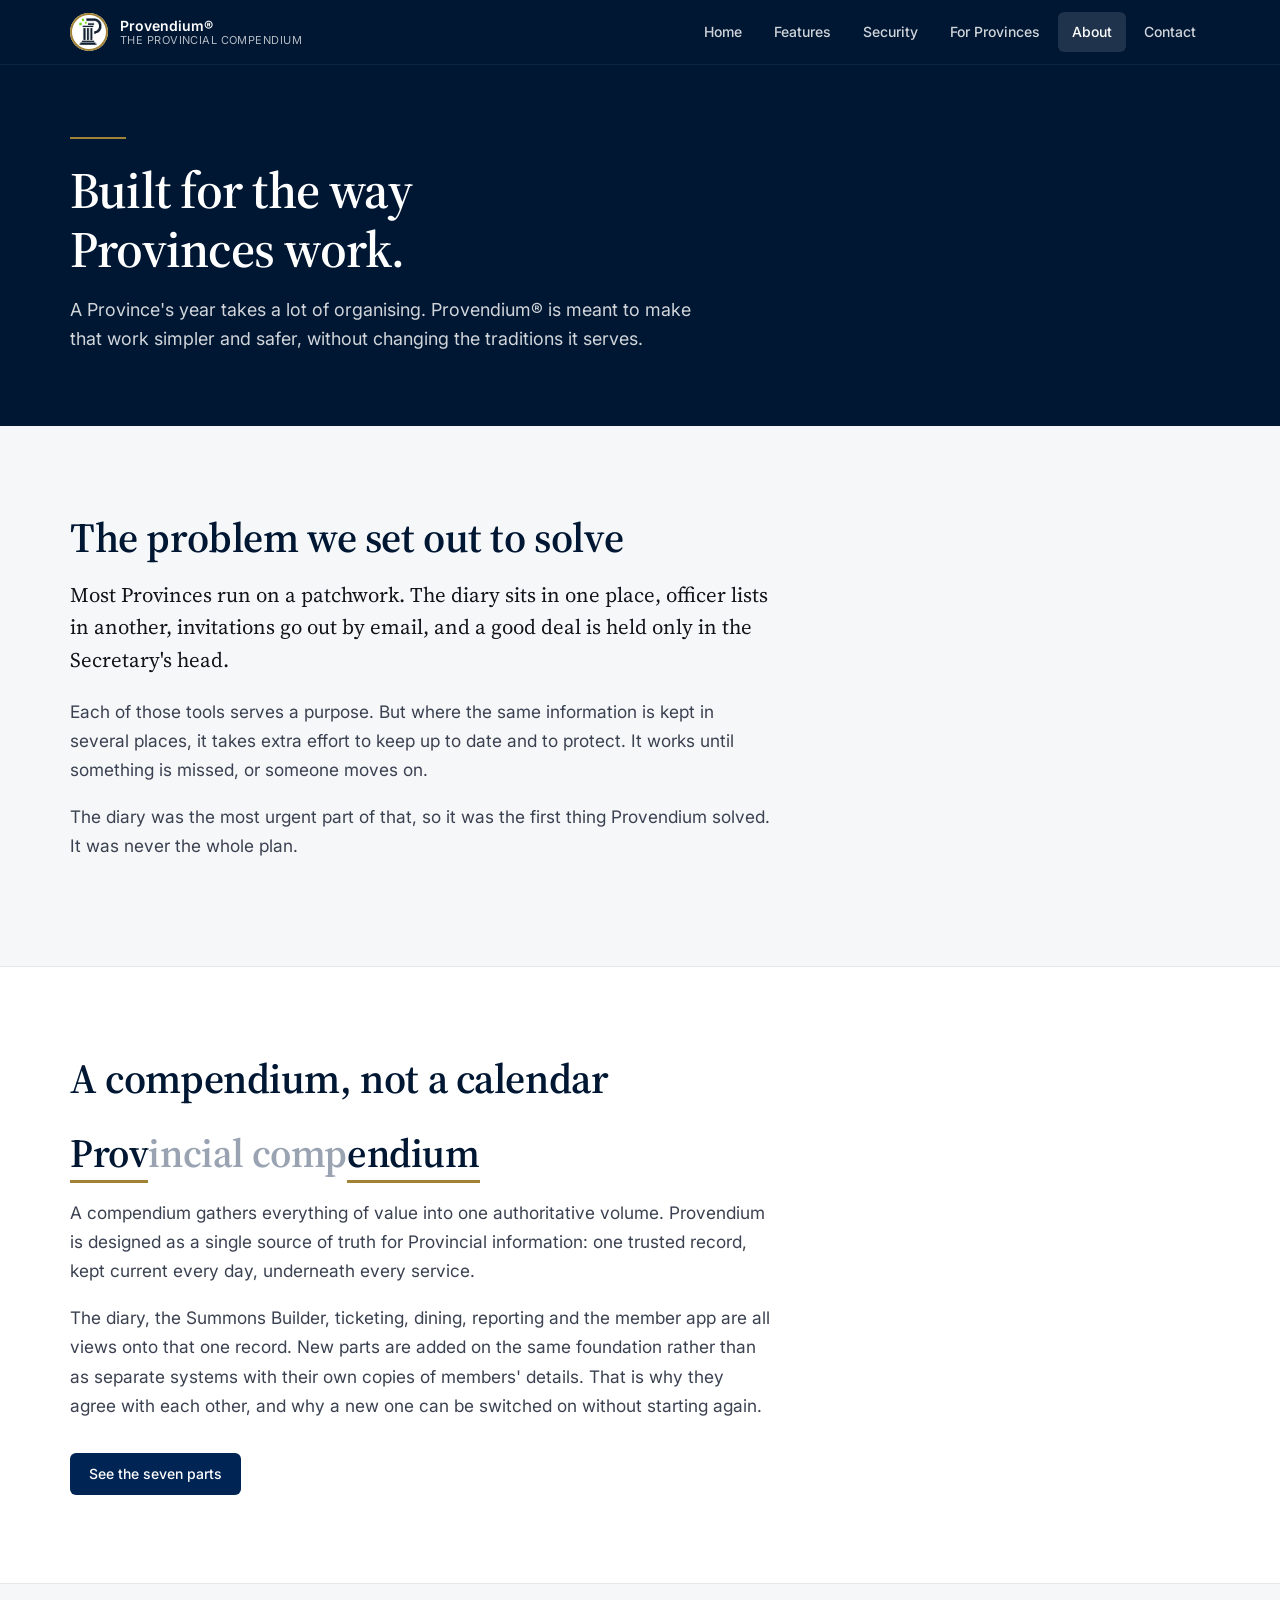
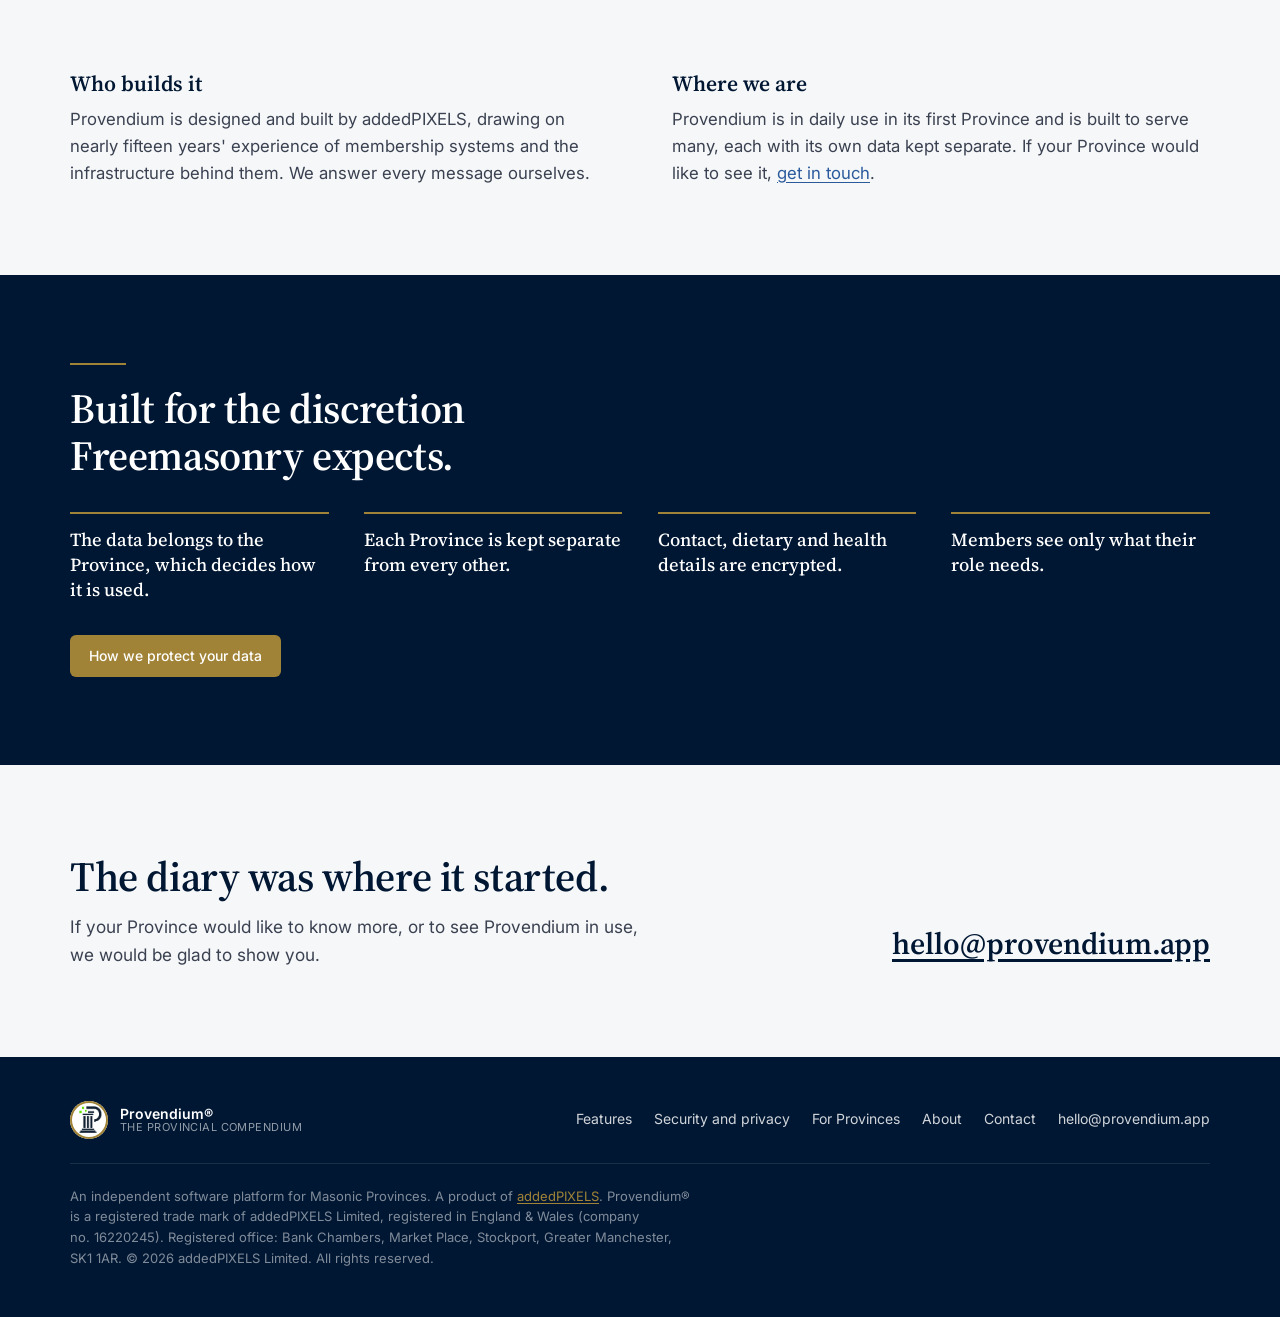
<file: about.html>
<!doctype html>
<html lang="en" class="no-js">
<head>
    <meta charset="utf-8">
    <meta name="viewport" content="width=device-width, initial-scale=1">
    <title>About | Provendium</title>
    <meta name="description" content="Provendium is the Provincial Compendium: one trusted record for a Province, with everything else working from it. The diary was where it started.">
    <link rel="canonical" href="https://provendium.app/about.html">
    <link rel="icon" href="provendium-mark.png" type="image/png">

    <link rel="preconnect" href="https://fonts.googleapis.com">
    <link rel="preconnect" href="https://fonts.gstatic.com" crossorigin>
    <link href="https://fonts.googleapis.com/css2?family=Inter:wght@400;500;600;700&family=Source+Serif+4:wght@500;600&display=swap" rel="stylesheet">
    <link rel="stylesheet" href="styles.css">
    <script src="nav.js"></script>
</head>
<body>
    <a class="skip" href="#main">Skip to content</a>

    <header class="topbar">
        <div class="page topbar-inner">
            <a class="brand" href="index.html">
                <span class="brand-mark"><img src="provendium-mark.png" alt="" width="38" height="38"></span>
                <span class="brand-text"><span class="title">Provendium&reg;</span><span class="sub">The Provincial Compendium</span></span>
            </a>
            <button class="nav-toggle" type="button" aria-expanded="false" aria-controls="primary-nav" aria-label="Menu">
                <svg class="icon icon-menu" aria-hidden="true"><use href="icons.svg#i-menu"></use></svg>
                <svg class="icon icon-close" aria-hidden="true"><use href="icons.svg#i-close"></use></svg>
            </button>
            <nav class="topnav" id="primary-nav" aria-label="Primary">
                <a href="index.html">Home</a>
                <a href="features.html">Features</a>
                <a href="security.html">Security</a>
                <a href="for-provinces.html">For Provinces</a>
                <a href="about.html" class="active" aria-current="page">About</a>
                <a href="contact.html">Contact</a>
            </nav>
        </div>
    </header>

    <main id="main">
        <section class="page-head">
            <div class="page">
                <span class="hero-divider"></span>
                <h1>Built for the way Provinces work.</h1>
                <p>A Province's year takes a lot of organising. Provendium&reg; is meant to make that work simpler and safer, without changing the traditions it serves.</p>
            </div>
        </section>

        <section class="band">
            <div class="page prose">
                <h2>The problem we set out to solve</h2>
                <p class="first">Most Provinces run on a patchwork. The diary sits in one place, officer lists in another, invitations go out by email, and a good deal is held only in the Secretary's head.</p>
                <p>Each of those tools serves a purpose. But where the same information is kept in several places, it takes extra effort to keep up to date and to protect. It works until something is missed, or someone moves on.</p>
                <p>The diary was the most urgent part of that, so it was the first thing Provendium solved. It was never the whole plan.</p>
            </div>
        </section>

        <section class="band band-white">
            <div class="page prose">
                <h2>A compendium, not a calendar</h2>
                <p class="etymology" aria-label="Provincial compendium"><b>Prov</b>incial comp<b>endium</b></p>
                <p>A compendium gathers everything of value into one authoritative volume. Provendium is designed as a single source of truth for Provincial information: one trusted record, kept current every day, underneath every service.</p>
                <p>The diary, the Summons Builder, ticketing, dining, reporting and the member app are all views onto that one record. New parts are added on the same foundation rather than as separate systems with their own copies of members' details. That is why they agree with each other, and why a new one can be switched on without starting again.</p>
                <p class="after"><a class="btn btn-primary" href="features.html">See the seven parts</a></p>
            </div>
        </section>

        <section class="band">
            <div class="page duo">
                <div>
                    <h3>Who builds it</h3>
                    <p>Provendium is designed and built by addedPIXELS, drawing on nearly fifteen years' experience of membership systems and the infrastructure behind them. We answer every message ourselves.</p>
                </div>
                <div>
                    <h3>Where we are</h3>
                    <p>Provendium is in daily use in its first Province and is built to serve many, each with its own data kept separate. If your Province would like to see it, <a href="contact.html">get in touch</a>.</p>
                </div>
            </div>
        </section>

        <section class="band privacy">
            <div class="page">
                <span class="hero-divider"></span>
                <h2>Built for the discretion Freemasonry expects.</h2>
                <ul>
                    <li>The data belongs to the Province, which decides how it is used.</li>
                    <li>Each Province is kept separate from every other.</li>
                    <li>Contact, dietary and health details are encrypted.</li>
                    <li>Members see only what their role needs.</li>
                </ul>
                <a class="btn btn-gold" href="security.html">How we protect your data</a>
            </div>
        </section>

        <section class="band contact">
            <div class="page">
                <div>
                    <h2>The diary was where it started.</h2>
                    <p>If your Province would like to know more, or to see Provendium in use, we would be glad to show you.</p>
                </div>
                <a class="mail" href="mailto:hello@provendium.app">hello@provendium.app</a>
            </div>
        </section>
    </main>

    <footer class="site-footer">
        <div class="page">
            <div class="foot-row">
                <a class="brand" href="index.html">
                <span class="brand-mark"><img src="provendium-mark.png" alt="" width="38" height="38"></span>
                <span class="brand-text"><span class="title">Provendium&reg;</span><span class="sub">The Provincial Compendium</span></span>
            </a>
                <nav class="foot-nav" aria-label="Footer">
                    <a href="features.html">Features</a>
                    <a href="security.html">Security and privacy</a>
                    <a href="for-provinces.html">For Provinces</a>
                    <a href="about.html">About</a>
                    <a href="contact.html">Contact</a>
                    <a href="mailto:hello@provendium.app">hello@provendium.app</a>
                </nav>
            </div>
            <p class="foot-small">An independent software platform for Masonic Provinces. A product of <a href="https://addedpixels.com" rel="noopener">addedPIXELS</a>. Provendium&reg; is a registered trade mark of addedPIXELS Limited, registered in England &amp; Wales (company no.&nbsp;16220245). Registered office: Bank Chambers, Market Place, Stockport, Greater Manchester, SK1&nbsp;1AR. &copy; 2026 addedPIXELS Limited. All rights reserved.</p>
        </div>
    </footer>
</body>
</html>
</file>
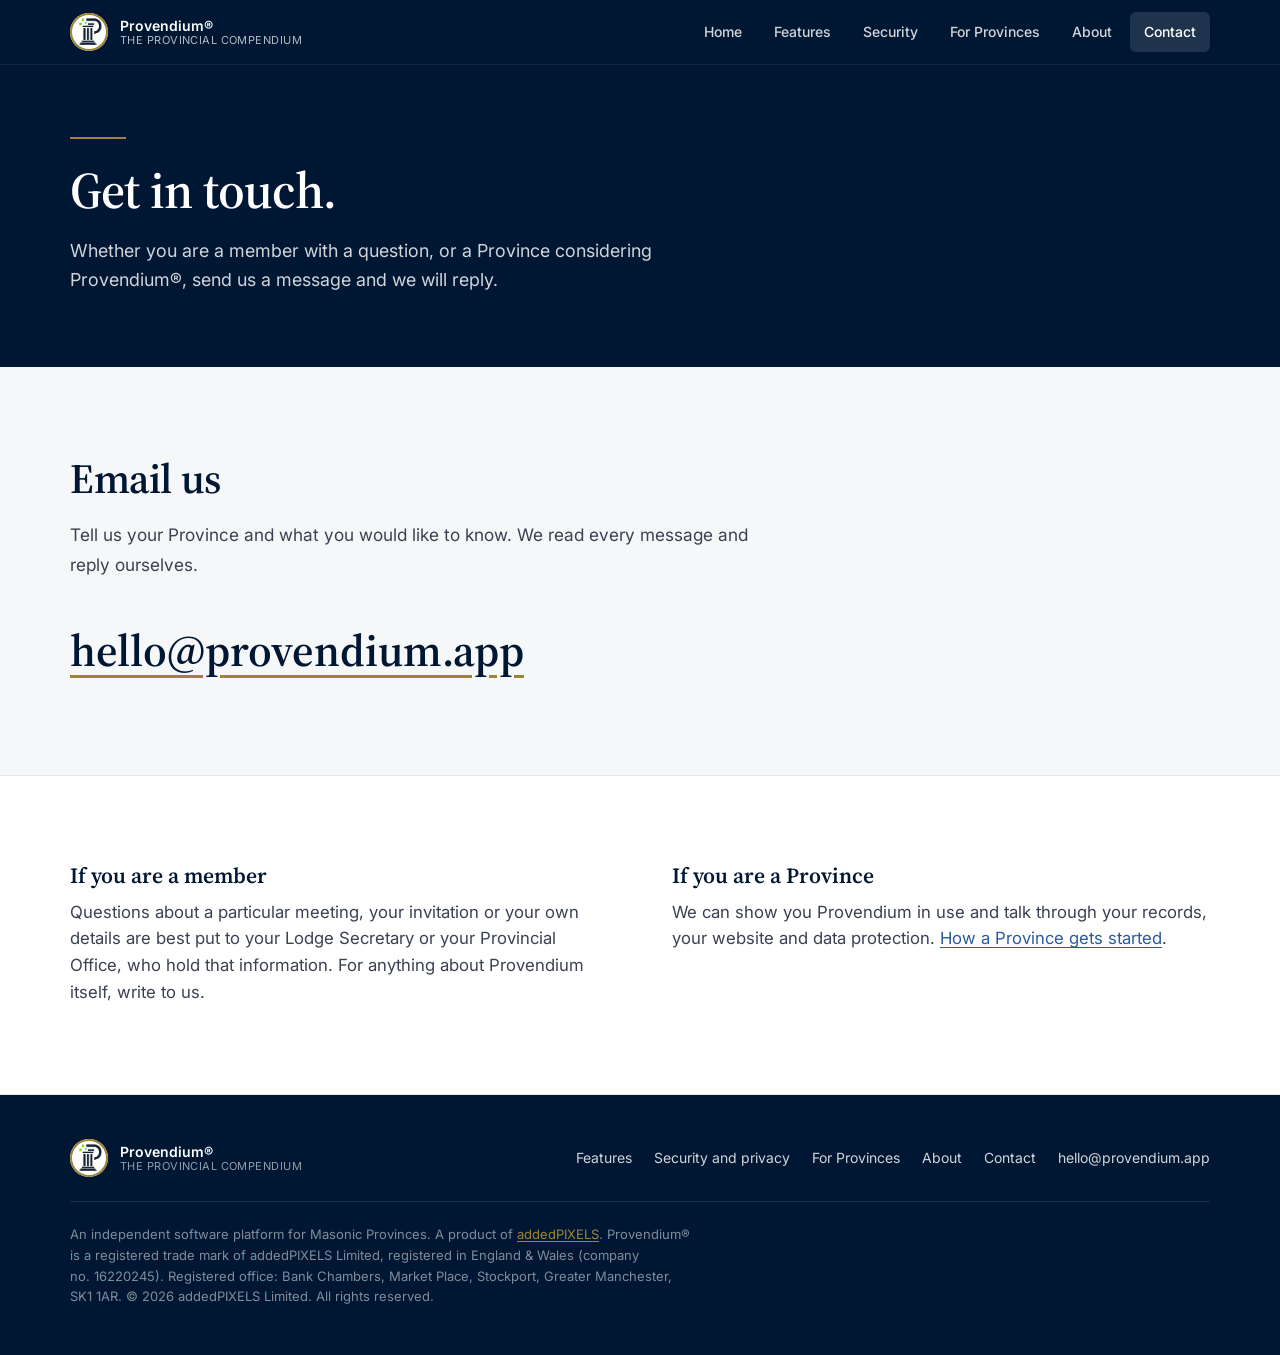
<file: contact.html>
<!doctype html>
<html lang="en" class="no-js">
<head>
    <meta charset="utf-8">
    <meta name="viewport" content="width=device-width, initial-scale=1">
    <title>Contact | Provendium</title>
    <meta name="description" content="Get in touch with Provendium. Whether you are a member with a question or a Province considering it, send us a message.">
    <link rel="canonical" href="https://provendium.app/contact.html">
    <link rel="icon" href="provendium-mark.png" type="image/png">

    <link rel="preconnect" href="https://fonts.googleapis.com">
    <link rel="preconnect" href="https://fonts.gstatic.com" crossorigin>
    <link href="https://fonts.googleapis.com/css2?family=Inter:wght@400;500;600;700&family=Source+Serif+4:wght@500;600&display=swap" rel="stylesheet">
    <link rel="stylesheet" href="styles.css">
    <script src="nav.js"></script>
</head>
<body>
    <a class="skip" href="#main">Skip to content</a>

    <header class="topbar">
        <div class="page topbar-inner">
            <a class="brand" href="index.html">
                <span class="brand-mark"><img src="provendium-mark.png" alt="" width="38" height="38"></span>
                <span class="brand-text"><span class="title">Provendium&reg;</span><span class="sub">The Provincial Compendium</span></span>
            </a>
            <button class="nav-toggle" type="button" aria-expanded="false" aria-controls="primary-nav" aria-label="Menu">
                <svg class="icon icon-menu" aria-hidden="true"><use href="icons.svg#i-menu"></use></svg>
                <svg class="icon icon-close" aria-hidden="true"><use href="icons.svg#i-close"></use></svg>
            </button>
            <nav class="topnav" id="primary-nav" aria-label="Primary">
                <a href="index.html">Home</a>
                <a href="features.html">Features</a>
                <a href="security.html">Security</a>
                <a href="for-provinces.html">For Provinces</a>
                <a href="about.html">About</a>
                <a href="contact.html" class="active" aria-current="page">Contact</a>
            </nav>
        </div>
    </header>

    <main id="main">
        <section class="page-head">
            <div class="page">
                <span class="hero-divider"></span>
                <h1>Get in touch.</h1>
                <p>Whether you are a member with a question, or a Province considering Provendium&reg;, send us a message and we will reply.</p>
            </div>
        </section>

        <section class="band">
            <div class="page prose">
                <h2>Email us</h2>
                <p>Tell us your Province and what you would like to know. We read every message and reply ourselves.</p>
                <a class="mail mail-big" href="mailto:hello@provendium.app">hello@provendium.app</a>
            </div>
        </section>

        <section class="band band-white">
            <div class="page duo">
                <div>
                    <h3>If you are a member</h3>
                    <p>Questions about a particular meeting, your invitation or your own details are best put to your Lodge Secretary or your Provincial Office, who hold that information. For anything about Provendium itself, write to us.</p>
                </div>
                <div>
                    <h3>If you are a Province</h3>
                    <p>We can show you Provendium in use and talk through your records, your website and data protection. <a href="for-provinces.html">How a Province gets started</a>.</p>
                </div>
            </div>
        </section>
    </main>

    <footer class="site-footer">
        <div class="page">
            <div class="foot-row">
                <a class="brand" href="index.html">
                <span class="brand-mark"><img src="provendium-mark.png" alt="" width="38" height="38"></span>
                <span class="brand-text"><span class="title">Provendium&reg;</span><span class="sub">The Provincial Compendium</span></span>
            </a>
                <nav class="foot-nav" aria-label="Footer">
                    <a href="features.html">Features</a>
                    <a href="security.html">Security and privacy</a>
                    <a href="for-provinces.html">For Provinces</a>
                    <a href="about.html">About</a>
                    <a href="contact.html">Contact</a>
                    <a href="mailto:hello@provendium.app">hello@provendium.app</a>
                </nav>
            </div>
            <p class="foot-small">An independent software platform for Masonic Provinces. A product of <a href="https://addedpixels.com" rel="noopener">addedPIXELS</a>. Provendium&reg; is a registered trade mark of addedPIXELS Limited, registered in England &amp; Wales (company no.&nbsp;16220245). Registered office: Bank Chambers, Market Place, Stockport, Greater Manchester, SK1&nbsp;1AR. &copy; 2026 addedPIXELS Limited. All rights reserved.</p>
        </div>
    </footer>
</body>
</html>
</file>
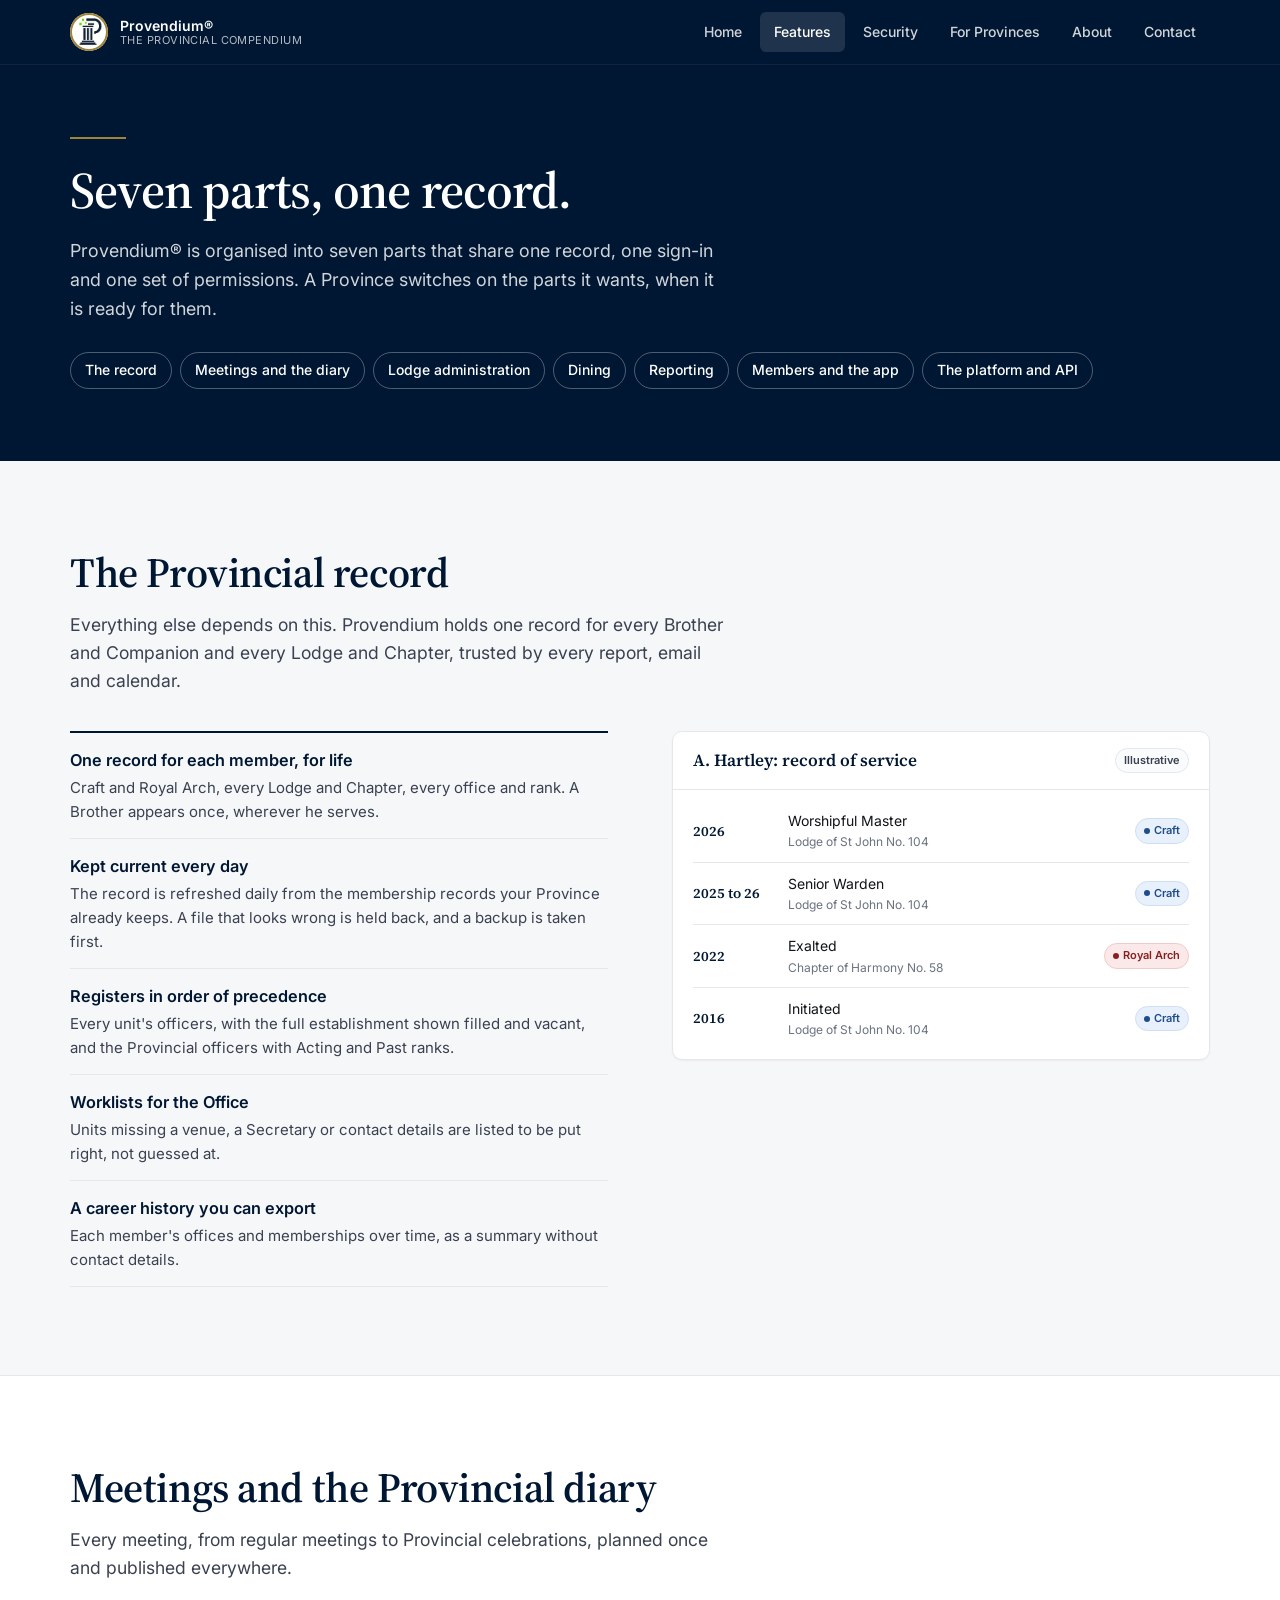
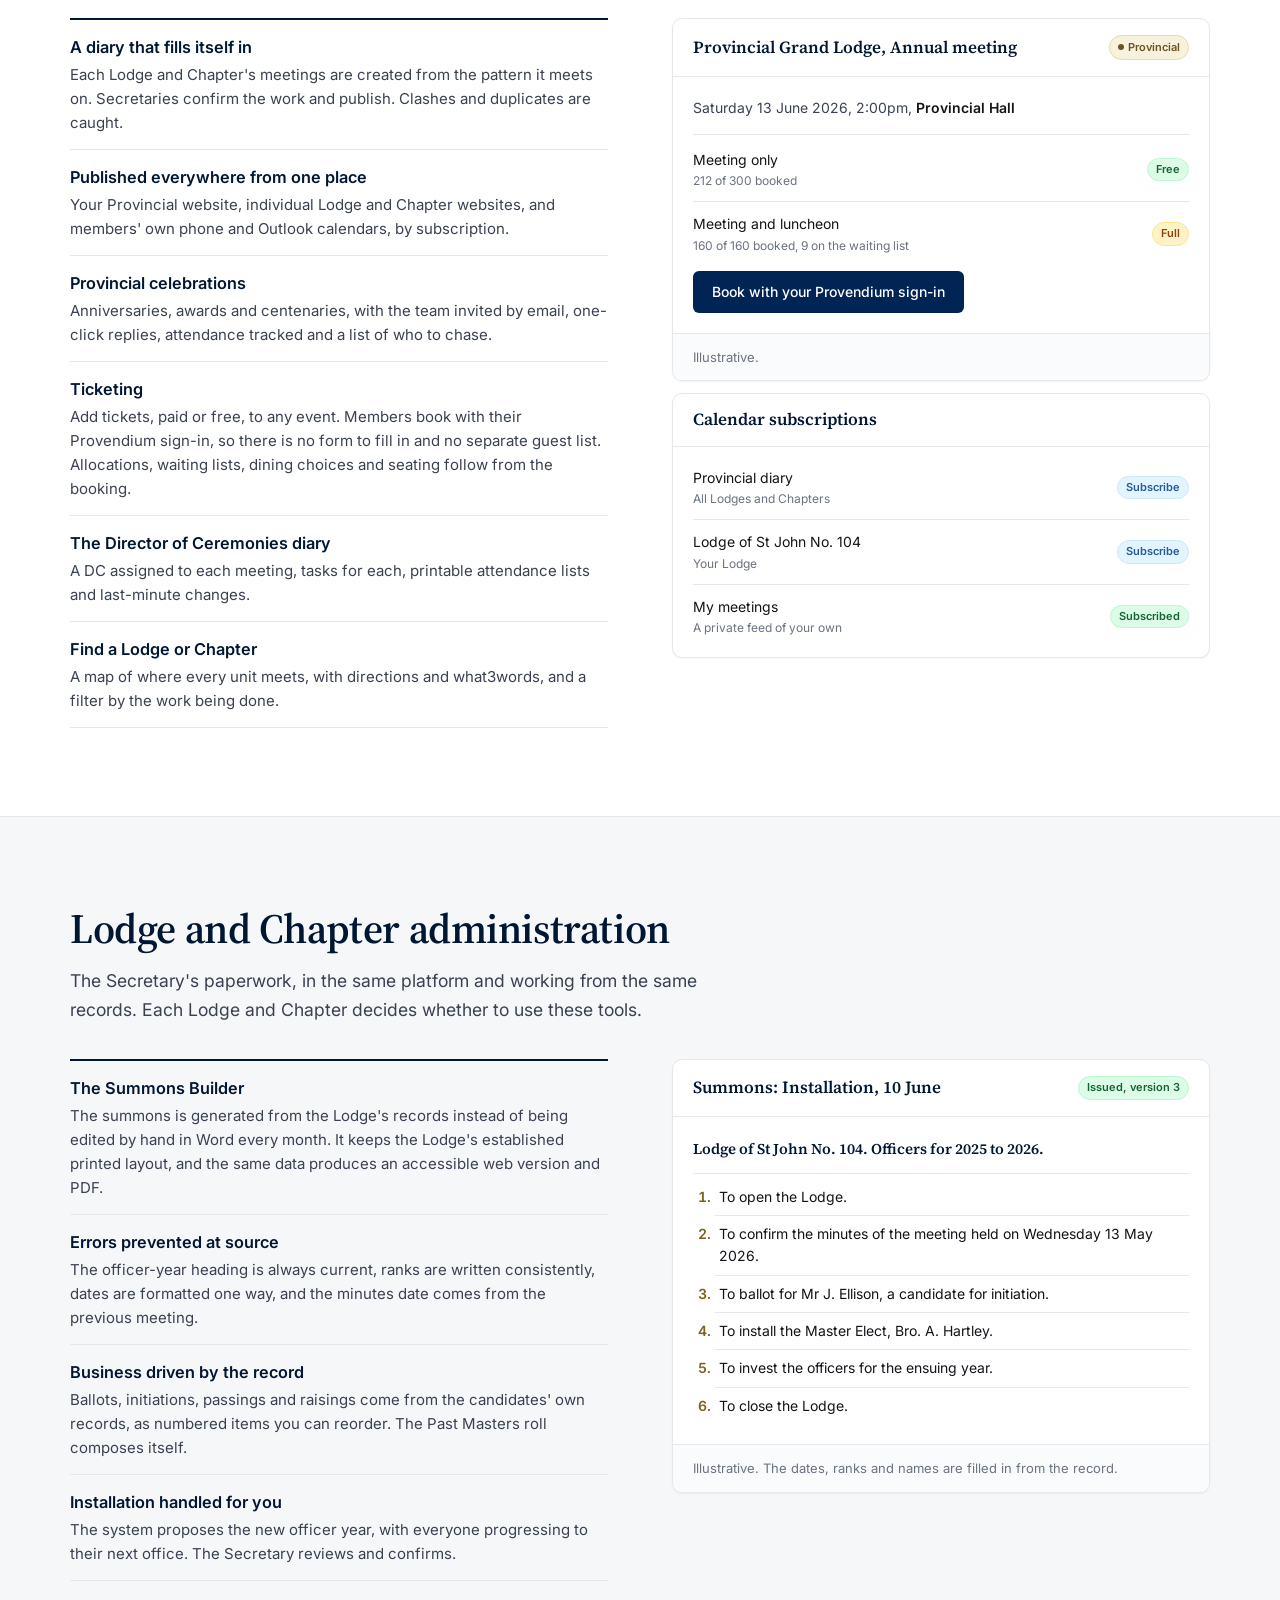
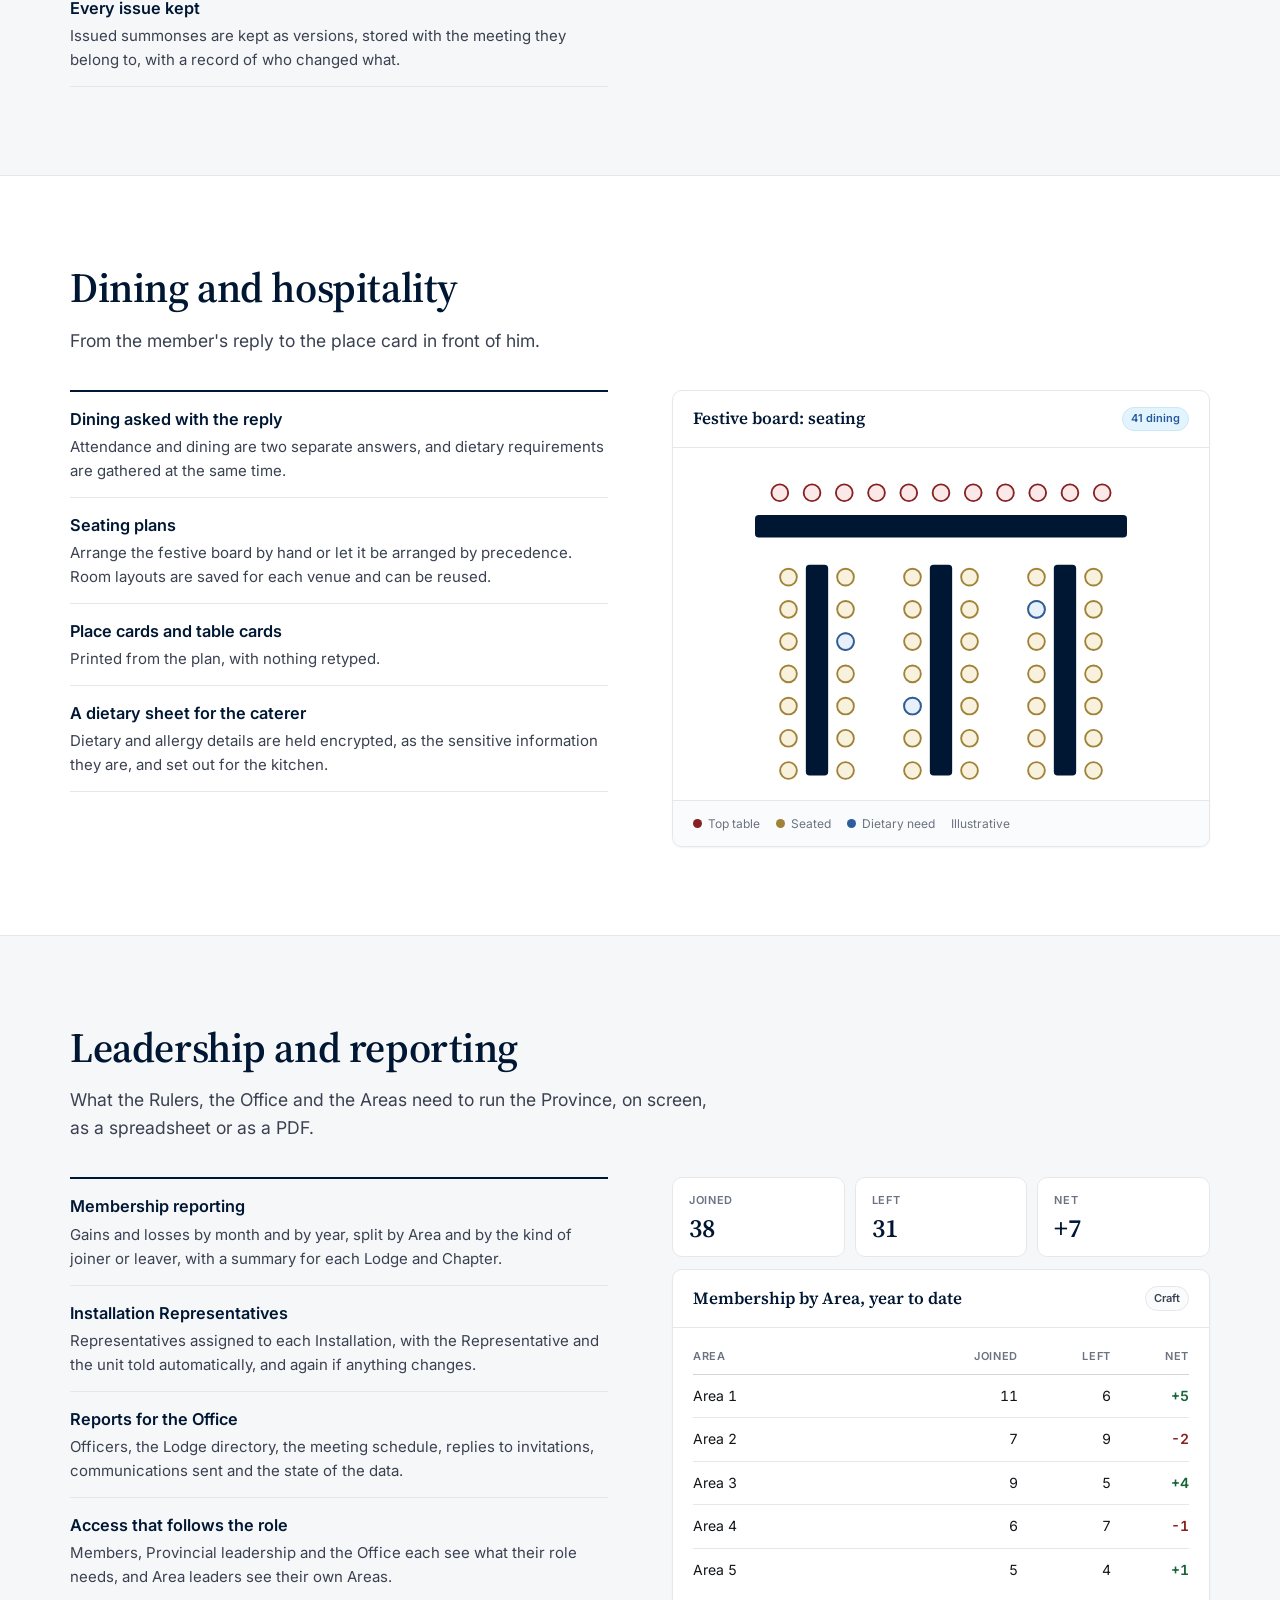
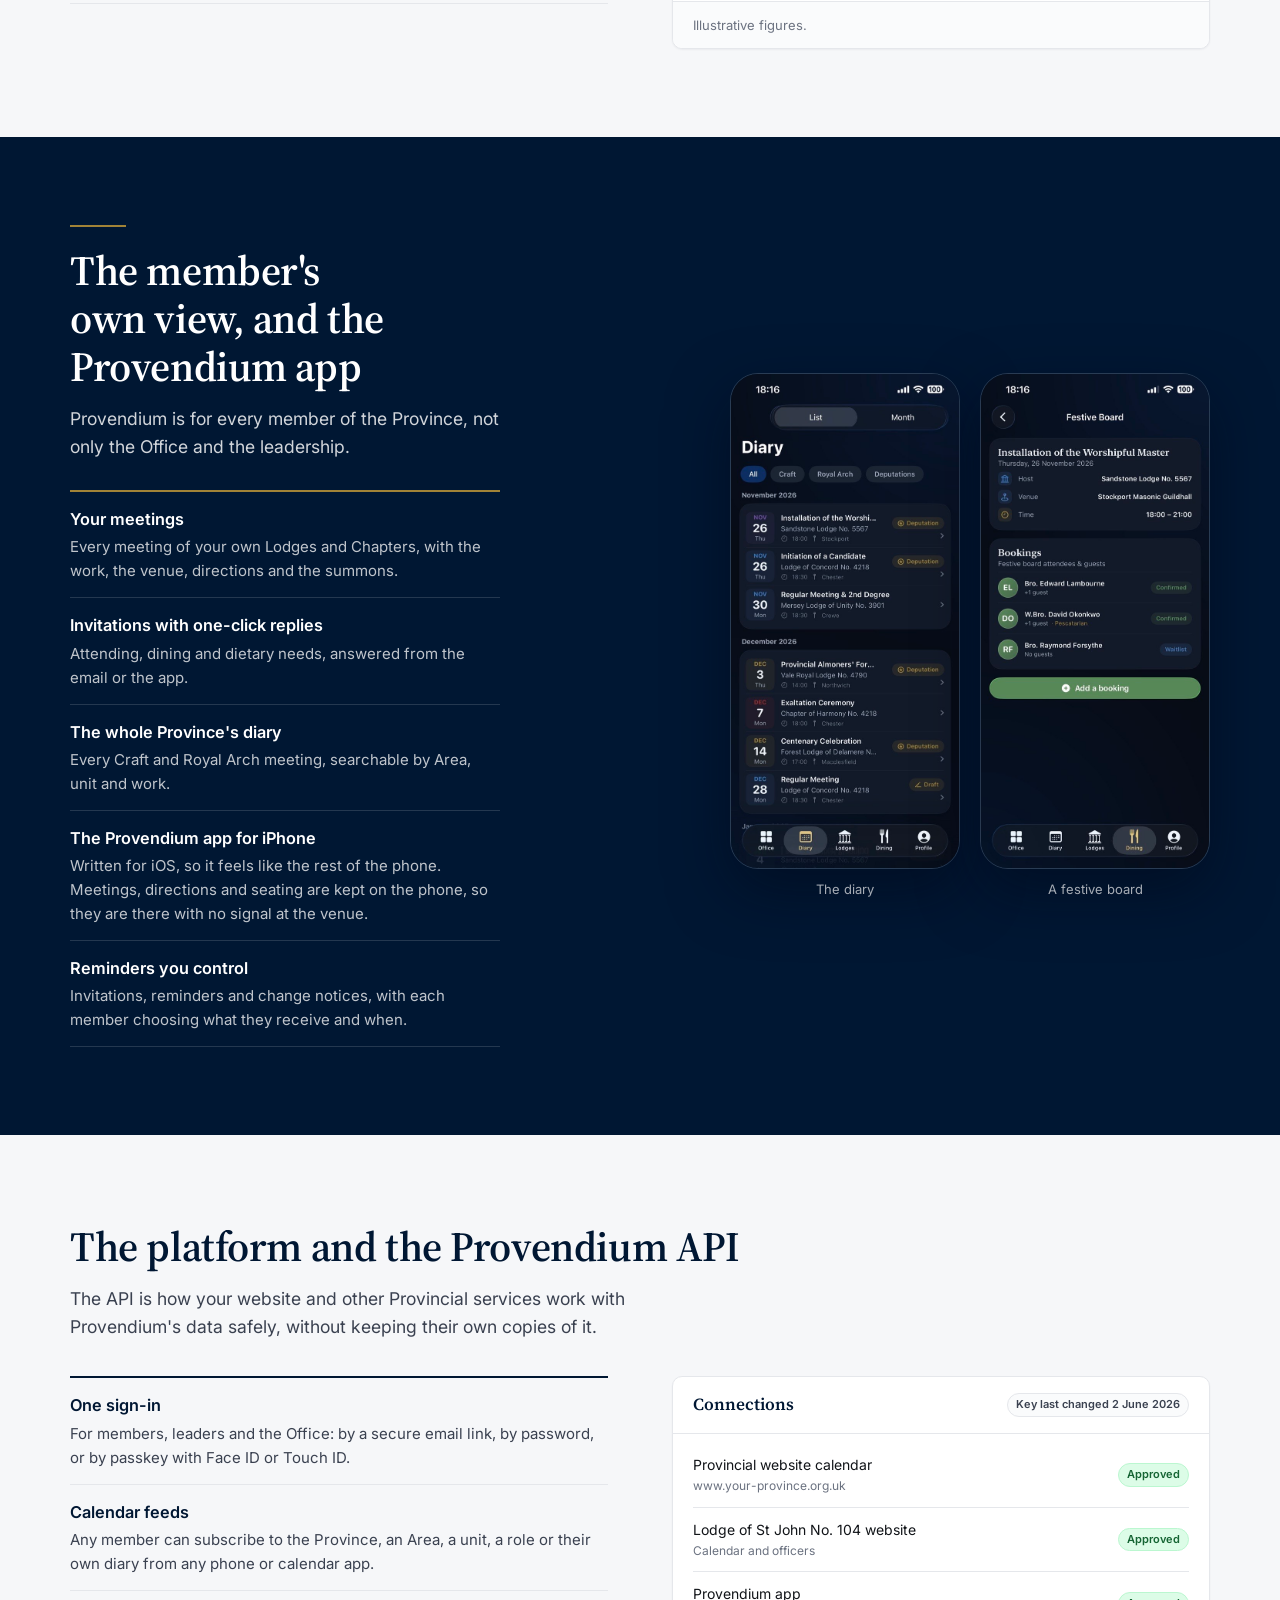
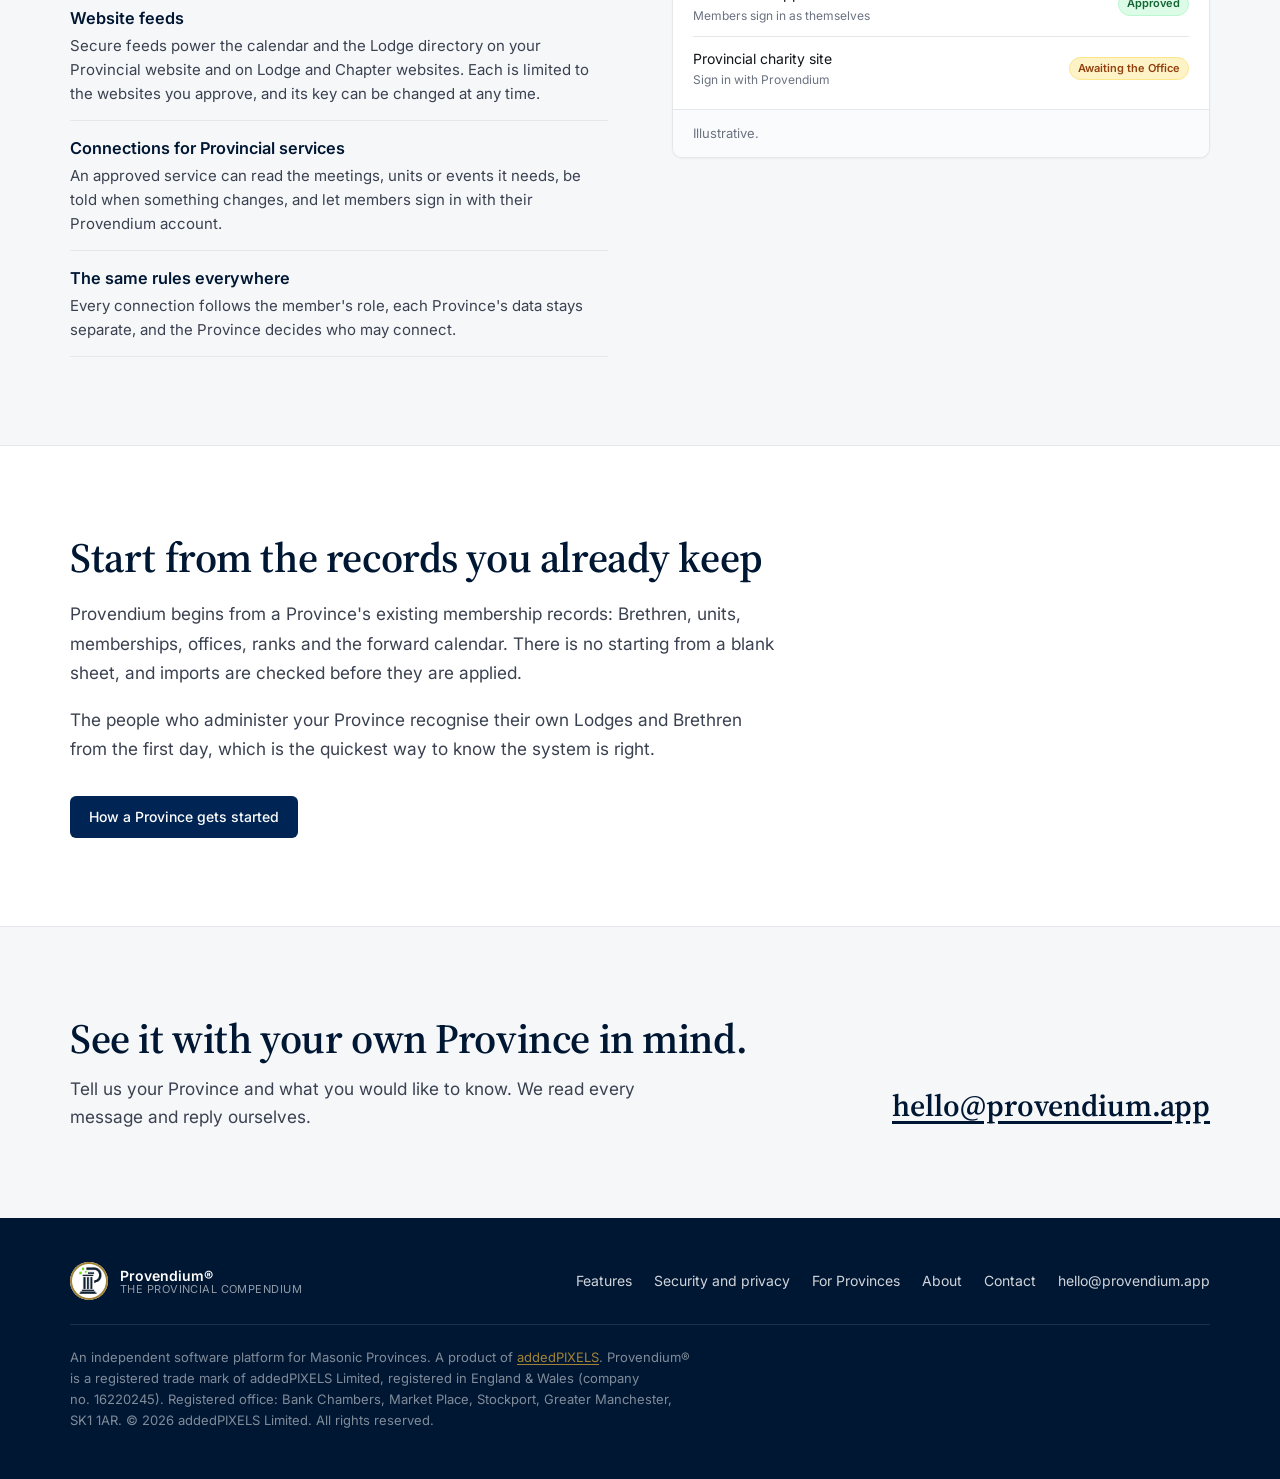
<file: features.html>
<!doctype html>
<html lang="en" class="no-js">
<head>
    <meta charset="utf-8">
    <meta name="viewport" content="width=device-width, initial-scale=1">
    <title>Features | Provendium</title>
    <meta name="description" content="What Provendium does: the Provincial record, meetings and the diary, ticketing, the Summons Builder, dining and seating, leadership reporting, the member app and the Provendium API.">
    <link rel="canonical" href="https://provendium.app/features.html">
    <link rel="icon" href="provendium-mark.png" type="image/png">

    <link rel="preconnect" href="https://fonts.googleapis.com">
    <link rel="preconnect" href="https://fonts.gstatic.com" crossorigin>
    <link href="https://fonts.googleapis.com/css2?family=Inter:wght@400;500;600;700&family=Source+Serif+4:wght@500;600&display=swap" rel="stylesheet">
    <link rel="stylesheet" href="styles.css">
    <script src="nav.js"></script>
    <script src="site.js" defer></script>
</head>
<body>
    <a class="skip" href="#main">Skip to content</a>

    <header class="topbar">
        <div class="page topbar-inner">
            <a class="brand" href="index.html">
                <span class="brand-mark"><img src="provendium-mark.png" alt="" width="38" height="38"></span>
                <span class="brand-text"><span class="title">Provendium&reg;</span><span class="sub">The Provincial Compendium</span></span>
            </a>
            <button class="nav-toggle" type="button" aria-expanded="false" aria-controls="primary-nav" aria-label="Menu">
                <svg class="icon icon-menu" aria-hidden="true"><use href="icons.svg#i-menu"></use></svg>
                <svg class="icon icon-close" aria-hidden="true"><use href="icons.svg#i-close"></use></svg>
            </button>
            <nav class="topnav" id="primary-nav" aria-label="Primary">
                <a href="index.html">Home</a>
                <a href="features.html" class="active" aria-current="page">Features</a>
                <a href="security.html">Security</a>
                <a href="for-provinces.html">For Provinces</a>
                <a href="about.html">About</a>
                <a href="contact.html">Contact</a>
            </nav>
        </div>
    </header>

    <main id="main">
        <section class="page-head">
            <div class="page">
                <span class="hero-divider"></span>
                <h1>Seven parts, one record.</h1>
                <p>Provendium&reg; is organised into seven parts that share one record, one sign-in and one set of permissions. A Province switches on the parts it wants, when it is ready for them.</p>
                <ul class="jump" aria-label="Jump to a part">
                    <li><a href="#record">The record</a></li>
                    <li><a href="#meetings">Meetings and the diary</a></li>
                    <li><a href="#administration">Lodge administration</a></li>
                    <li><a href="#dining">Dining</a></li>
                    <li><a href="#reporting">Reporting</a></li>
                    <li><a href="#members">Members and the app</a></li>
                    <li><a href="#platform">The platform and API</a></li>
                </ul>
            </div>
        </section>

        <section class="band" id="record">
            <div class="page">
                <h2>The Provincial record</h2>
                <p class="sub">Everything else depends on this. Provendium holds one record for every Brother and Companion and every Lodge and Chapter, trusted by every report, email and calendar.</p>
                <div class="fsec-grid">
                    <dl class="flist">
                        <div><dt>One record for each member, for life</dt><dd>Craft and Royal Arch, every Lodge and Chapter, every office and rank. A Brother appears once, wherever he serves.</dd></div>
                        <div><dt>Kept current every day</dt><dd>The record is refreshed daily from the membership records your Province already keeps. A file that looks wrong is held back, and a backup is taken first.</dd></div>
                        <div><dt>Registers in order of precedence</dt><dd>Every unit's officers, with the full establishment shown filled and vacant, and the Provincial officers with Acting and Past ranks.</dd></div>
                        <div><dt>Worklists for the Office</dt><dd>Units missing a venue, a Secretary or contact details are listed to be put right, not guessed at.</dd></div>
                        <div><dt>A career history you can export</dt><dd>Each member's offices and memberships over time, as a summary without contact details.</dd></div>
                    </dl>
                    <div class="pv-card">
                        <div class="pv-card-header"><h3>A. Hartley: record of service</h3><span class="badge">Illustrative</span></div>
                        <div class="pv-card-body">
                            <ul class="timeline">
                                <li><span class="yr">2026</span><span>Worshipful Master<small>Lodge of St John No. 104</small></span><span class="badge badge-craft"><span class="dot"></span>Craft</span></li>
                                <li><span class="yr">2025 to 26</span><span>Senior Warden<small>Lodge of St John No. 104</small></span><span class="badge badge-craft"><span class="dot"></span>Craft</span></li>
                                <li><span class="yr">2022</span><span>Exalted<small>Chapter of Harmony No. 58</small></span><span class="badge badge-arch"><span class="dot"></span>Royal Arch</span></li>
                                <li><span class="yr">2016</span><span>Initiated<small>Lodge of St John No. 104</small></span><span class="badge badge-craft"><span class="dot"></span>Craft</span></li>
                            </ul>
                        </div>
                    </div>
                </div>
            </div>
        </section>

        <section class="band band-white" id="meetings">
            <div class="page">
                <h2>Meetings and the Provincial diary</h2>
                <p class="sub">Every meeting, from regular meetings to Provincial celebrations, planned once and published everywhere.</p>
                <div class="fsec-grid">
                    <dl class="flist">
                        <div><dt>A diary that fills itself in</dt><dd>Each Lodge and Chapter's meetings are created from the pattern it meets on. Secretaries confirm the work and publish. Clashes and duplicates are caught.</dd></div>
                        <div><dt>Published everywhere from one place</dt><dd>Your Provincial website, individual Lodge and Chapter websites, and members' own phone and Outlook calendars, by subscription.</dd></div>
                        <div><dt>Provincial celebrations</dt><dd>Anniversaries, awards and centenaries, with the team invited by email, one-click replies, attendance tracked and a list of who to chase.</dd></div>
                        <div><dt>Ticketing</dt><dd>Add tickets, paid or free, to any event. Members book with their Provendium sign-in, so there is no form to fill in and no separate guest list. Allocations, waiting lists, dining choices and seating follow from the booking.</dd></div>
                        <div><dt>The Director of Ceremonies diary</dt><dd>A DC assigned to each meeting, tasks for each, printable attendance lists and last-minute changes.</dd></div>
                        <div><dt>Find a Lodge or Chapter</dt><dd>A map of where every unit meets, with directions and what3words, and a filter by the work being done.</dd></div>
                    </dl>
                    <div class="stack">
                        <div class="pv-card">
                            <div class="pv-card-header"><h3>Provincial Grand Lodge, Annual meeting</h3><span class="badge badge-prov"><span class="dot"></span>Provincial</span></div>
                            <div class="pv-card-body">
                                <p class="rule">Saturday 13 June 2026, 2:00pm, <b>Provincial Hall</b></p>
                                <ul class="rows">
                                    <li><span>Meeting only<small>212 of 300 booked</small></span><span class="status-chip success">Free</span></li>
                                    <li><span>Meeting and luncheon<small>160 of 160 booked, 9 on the waiting list</small></span><span class="status-chip warn">Full</span></li>
                                </ul>
                                <span class="btn btn-primary book">Book with your Provendium sign-in</span>
                            </div>
                            <div class="pv-card-footer">Illustrative.</div>
                        </div>
                        <div class="pv-card">
                            <div class="pv-card-header"><h3>Calendar subscriptions</h3></div>
                            <div class="pv-card-body">
                                <ul class="rows">
                                    <li><span>Provincial diary<small>All Lodges and Chapters</small></span><span class="status-chip info">Subscribe</span></li>
                                    <li><span>Lodge of St John No. 104<small>Your Lodge</small></span><span class="status-chip info">Subscribe</span></li>
                                    <li><span>My meetings<small>A private feed of your own</small></span><span class="status-chip success">Subscribed</span></li>
                                </ul>
                            </div>
                        </div>
                    </div>
                </div>
            </div>
        </section>

        <section class="band" id="administration">
            <div class="page">
                <h2>Lodge and Chapter administration</h2>
                <p class="sub">The Secretary's paperwork, in the same platform and working from the same records. Each Lodge and Chapter decides whether to use these tools.</p>
                <div class="fsec-grid">
                    <dl class="flist">
                        <div><dt>The Summons Builder</dt><dd>The summons is generated from the Lodge's records instead of being edited by hand in Word every month. It keeps the Lodge's established printed layout, and the same data produces an accessible web version and PDF.</dd></div>
                        <div><dt>Errors prevented at source</dt><dd>The officer-year heading is always current, ranks are written consistently, dates are formatted one way, and the minutes date comes from the previous meeting.</dd></div>
                        <div><dt>Business driven by the record</dt><dd>Ballots, initiations, passings and raisings come from the candidates' own records, as numbered items you can reorder. The Past Masters roll composes itself.</dd></div>
                        <div><dt>Installation handled for you</dt><dd>The system proposes the new officer year, with everyone progressing to their next office. The Secretary reviews and confirms.</dd></div>
                        <div><dt>Every issue kept</dt><dd>Issued summonses are kept as versions, stored with the meeting they belong to, with a record of who changed what.</dd></div>
                    </dl>
                    <div class="pv-card">
                        <div class="pv-card-header"><h3>Summons: Installation, 10 June</h3><span class="status-chip success">Issued, version 3</span></div>
                        <div class="pv-card-body">
                            <p class="summons-head">Lodge of St John No. 104. Officers for 2025 to 2026.</p>
                            <ol class="business">
                                <li>To open the Lodge.</li>
                                <li>To confirm the minutes of the meeting held on Wednesday 13 May 2026.</li>
                                <li>To ballot for Mr J. Ellison, a candidate for initiation.</li>
                                <li>To install the Master Elect, Bro. A. Hartley.</li>
                                <li>To invest the officers for the ensuing year.</li>
                                <li>To close the Lodge.</li>
                            </ol>
                        </div>
                        <div class="pv-card-footer">Illustrative. The dates, ranks and names are filled in from the record.</div>
                    </div>
                </div>
            </div>
        </section>

        <section class="band band-white" id="dining">
            <div class="page">
                <h2>Dining and hospitality</h2>
                <p class="sub">From the member's reply to the place card in front of him.</p>
                <div class="fsec-grid">
                    <dl class="flist">
                        <div><dt>Dining asked with the reply</dt><dd>Attendance and dining are two separate answers, and dietary requirements are gathered at the same time.</dd></div>
                        <div><dt>Seating plans</dt><dd>Arrange the festive board by hand or let it be arranged by precedence. Room layouts are saved for each venue and can be reused.</dd></div>
                        <div><dt>Place cards and table cards</dt><dd>Printed from the plan, with nothing retyped.</dd></div>
                        <div><dt>A dietary sheet for the caterer</dt><dd>Dietary and allergy details are held encrypted, as the sensitive information they are, and set out for the kitchen.</dd></div>
                    </dl>
                    <div class="pv-card">
                        <div class="pv-card-header"><h3>Festive board: seating</h3><span class="status-chip info">41 dining</span></div>
                        <div class="pv-card-body">
                                <svg class="plan" viewBox="0 0 400 252" role="img" aria-label="A seating plan: a top table across the head of the room and three sprigs running down from it, with a few seats marked for dietary needs.">
                                    <g fill="none" stroke-linecap="round" stroke-dasharray="0 26">
                                        <path stroke="#872121" stroke-width="15" d="M70 20h270"/><path stroke="#fbe9e9" stroke-width="12" d="M70 20h270"/>
                                        <path stroke="#a18337" stroke-width="15" d="M77 88v160M123 88v160M177 88v160M223 88v160M277 88v160M323 88v160"/>
                                        <path stroke="#f8f1de" stroke-width="12" d="M77 88v160M123 88v160M177 88v160M223 88v160M277 88v160M323 88v160"/>
                                    </g>
                                    <g fill="#e8f1fb" stroke="#2c5d9e" stroke-width="1.5"><circle cx="123" cy="140" r="6.75"/><circle cx="177" cy="192" r="6.75"/><circle cx="277" cy="114" r="6.75"/></g>
                                    <g fill="#001733"><rect x="50" y="38" width="300" height="18" rx="3"/><rect x="91" y="78" width="18" height="170" rx="3"/><rect x="191" y="78" width="18" height="170" rx="3"/><rect x="291" y="78" width="18" height="170" rx="3"/></g>
                                </svg>
                        </div>
                        <div class="pv-card-footer"><div class="legend"><span><i style="background:var(--color-arch)"></i>Top table</span><span><i style="background:var(--color-provincial)"></i>Seated</span><span><i style="background:var(--color-craft)"></i>Dietary need</span><span>Illustrative</span></div></div>
                    </div>
                </div>
            </div>
        </section>

        <section class="band" id="reporting">
            <div class="page">
                <h2>Leadership and reporting</h2>
                <p class="sub">What the Rulers, the Office and the Areas need to run the Province, on screen, as a spreadsheet or as a PDF.</p>
                <div class="fsec-grid">
                    <dl class="flist">
                        <div><dt>Membership reporting</dt><dd>Gains and losses by month and by year, split by Area and by the kind of joiner or leaver, with a summary for each Lodge and Chapter.</dd></div>
                        <div><dt>Installation Representatives</dt><dd>Representatives assigned to each Installation, with the Representative and the unit told automatically, and again if anything changes.</dd></div>
                        <div><dt>Reports for the Office</dt><dd>Officers, the Lodge directory, the meeting schedule, replies to invitations, communications sent and the state of the data.</dd></div>
                        <div><dt>Access that follows the role</dt><dd>Members, Provincial leadership and the Office each see what their role needs, and Area leaders see their own Areas.</dd></div>
                    </dl>
                    <div class="stack">
                        <div class="kpis three">
                            <div class="kpi"><div class="k">Joined</div><div class="v">38</div></div>
                            <div class="kpi"><div class="k">Left</div><div class="v">31</div></div>
                            <div class="kpi"><div class="k">Net</div><div class="v">+7</div></div>
                        </div>
                        <div class="pv-card">
                            <div class="pv-card-header"><h3>Membership by Area, year to date</h3><span class="badge">Craft</span></div>
                            <div class="pv-card-body">
                                <table class="report">
                                    <thead><tr><th>Area</th><th class="n">Joined</th><th class="n">Left</th><th class="n">Net</th></tr></thead>
                                    <tbody>
                                        <tr><td>Area 1</td><td class="n">11</td><td class="n">6</td><td class="n up">+5</td></tr>
                                        <tr><td>Area 2</td><td class="n">7</td><td class="n">9</td><td class="n down">-2</td></tr>
                                        <tr><td>Area 3</td><td class="n">9</td><td class="n">5</td><td class="n up">+4</td></tr>
                                        <tr><td>Area 4</td><td class="n">6</td><td class="n">7</td><td class="n down">-1</td></tr>
                                        <tr><td>Area 5</td><td class="n">5</td><td class="n">4</td><td class="n up">+1</td></tr>
                                    </tbody>
                                </table>
                            </div>
                            <div class="pv-card-footer">Illustrative figures.</div>
                        </div>
                    </div>
                </div>
            </div>
        </section>

        <section class="band app" id="members">
            <div class="page app-grid">
                <div>
                    <span class="hero-divider"></span>
                    <h2>The member's own view, and the Provendium app</h2>
                    <p class="sub">Provendium is for every member of the Province, not only the Office and the leadership.</p>
                    <dl class="flist on-navy">
                        <div><dt>Your meetings</dt><dd>Every meeting of your own Lodges and Chapters, with the work, the venue, directions and the summons.</dd></div>
                        <div><dt>Invitations with one-click replies</dt><dd>Attending, dining and dietary needs, answered from the email or the app.</dd></div>
                        <div><dt>The whole Province's diary</dt><dd>Every Craft and Royal Arch meeting, searchable by Area, unit and work.</dd></div>
                        <div><dt>The Provendium app for iPhone</dt><dd>Written for iOS, so it feels like the rest of the phone. Meetings, directions and seating are kept on the phone, so they are there with no signal at the venue.</dd></div>
                        <div><dt>Reminders you control</dt><dd>Invitations, reminders and change notices, with each member choosing what they receive and when.</dd></div>
                    </dl>
                </div>
                <div class="shots two">
                    <figure class="shot"><img src="app-diary.jpg" alt="The Provendium app's Diary screen, listing meetings by month with filters for Craft, Royal Arch and deputations." width="591" height="1280" loading="lazy"><figcaption>The diary</figcaption></figure>
                    <figure class="shot"><img src="app-festive-board.jpg" alt="The Provendium app's Festive Board screen for an Installation, showing the host Lodge, venue, time and a list of bookings." width="591" height="1280" loading="lazy"><figcaption>A festive board</figcaption></figure>
                </div>
            </div>
        </section>

        <section class="band" id="platform">
            <div class="page">
                <h2>The platform and the Provendium API</h2>
                <p class="sub">The API is how your website and other Provincial services work with Provendium's data safely, without keeping their own copies of it.</p>
                <div class="fsec-grid">
                    <dl class="flist">
                        <div><dt>One sign-in</dt><dd>For members, leaders and the Office: by a secure email link, by password, or by passkey with Face ID or Touch ID.</dd></div>
                        <div><dt>Calendar feeds</dt><dd>Any member can subscribe to the Province, an Area, a unit, a role or their own diary from any phone or calendar app.</dd></div>
                        <div><dt>Website feeds</dt><dd>Secure feeds power the calendar and the Lodge directory on your Provincial website and on Lodge and Chapter websites. Each is limited to the websites you approve, and its key can be changed at any time.</dd></div>
                        <div><dt>Connections for Provincial services</dt><dd>An approved service can read the meetings, units or events it needs, be told when something changes, and let members sign in with their Provendium account.</dd></div>
                        <div><dt>The same rules everywhere</dt><dd>Every connection follows the member's role, each Province's data stays separate, and the Province decides who may connect.</dd></div>
                    </dl>
                    <div class="pv-card">
                        <div class="pv-card-header"><h3>Connections</h3><span class="status-chip">Key last changed 2 June 2026</span></div>
                        <div class="pv-card-body">
                            <ul class="rows">
                                <li><span>Provincial website calendar<small>www.your-province.org.uk</small></span><span class="status-chip success">Approved</span></li>
                                <li><span>Lodge of St John No. 104 website<small>Calendar and officers</small></span><span class="status-chip success">Approved</span></li>
                                <li><span>Provendium app<small>Members sign in as themselves</small></span><span class="status-chip success">Approved</span></li>
                                <li><span>Provincial charity site<small>Sign in with Provendium</small></span><span class="status-chip warn">Awaiting the Office</span></li>
                            </ul>
                        </div>
                        <div class="pv-card-footer">Illustrative.</div>
                    </div>
                </div>
            </div>
        </section>

        <section class="band band-white">
            <div class="page prose">
                <h2>Start from the records you already keep</h2>
                <p>Provendium begins from a Province's existing membership records: Brethren, units, memberships, offices, ranks and the forward calendar. There is no starting from a blank sheet, and imports are checked before they are applied.</p>
                <p>The people who administer your Province recognise their own Lodges and Brethren from the first day, which is the quickest way to know the system is right.</p>
                <p class="after"><a class="btn btn-primary" href="for-provinces.html">How a Province gets started</a></p>
            </div>
        </section>

        <section class="band contact">
            <div class="page">
                <div>
                    <h2>See it with your own Province in mind.</h2>
                    <p>Tell us your Province and what you would like to know. We read every message and reply ourselves.</p>
                </div>
                <a class="mail" href="mailto:hello@provendium.app">hello@provendium.app</a>
            </div>
        </section>
    </main>

    <footer class="site-footer">
        <div class="page">
            <div class="foot-row">
                <a class="brand" href="index.html">
                <span class="brand-mark"><img src="provendium-mark.png" alt="" width="38" height="38"></span>
                <span class="brand-text"><span class="title">Provendium&reg;</span><span class="sub">The Provincial Compendium</span></span>
            </a>
                <nav class="foot-nav" aria-label="Footer">
                    <a href="features.html">Features</a>
                    <a href="security.html">Security and privacy</a>
                    <a href="for-provinces.html">For Provinces</a>
                    <a href="about.html">About</a>
                    <a href="contact.html">Contact</a>
                    <a href="mailto:hello@provendium.app">hello@provendium.app</a>
                </nav>
            </div>
            <p class="foot-small">An independent software platform for Masonic Provinces. A product of <a href="https://addedpixels.com" rel="noopener">addedPIXELS</a>. Provendium&reg; is a registered trade mark of addedPIXELS Limited, registered in England &amp; Wales (company no.&nbsp;16220245). Registered office: Bank Chambers, Market Place, Stockport, Greater Manchester, SK1&nbsp;1AR. &copy; 2026 addedPIXELS Limited. All rights reserved.</p>
        </div>
    </footer>
</body>
</html>
</file>
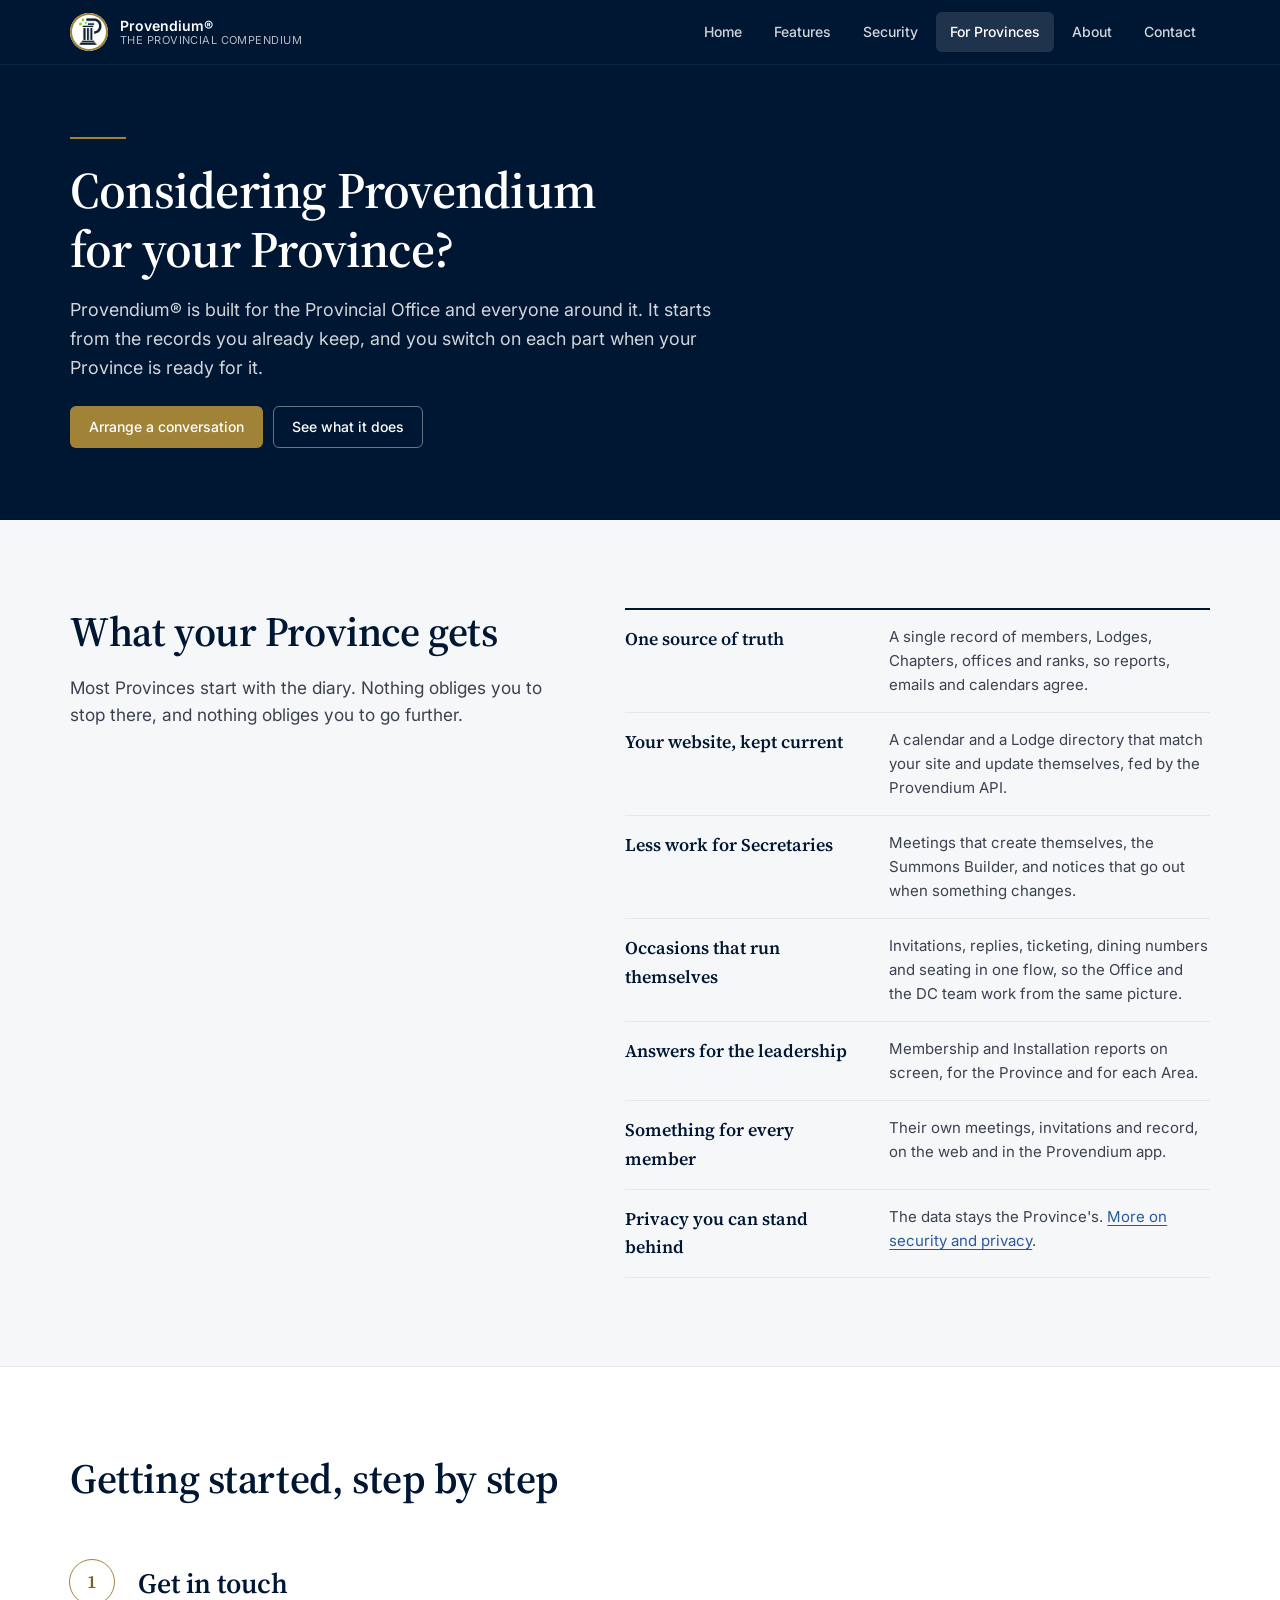
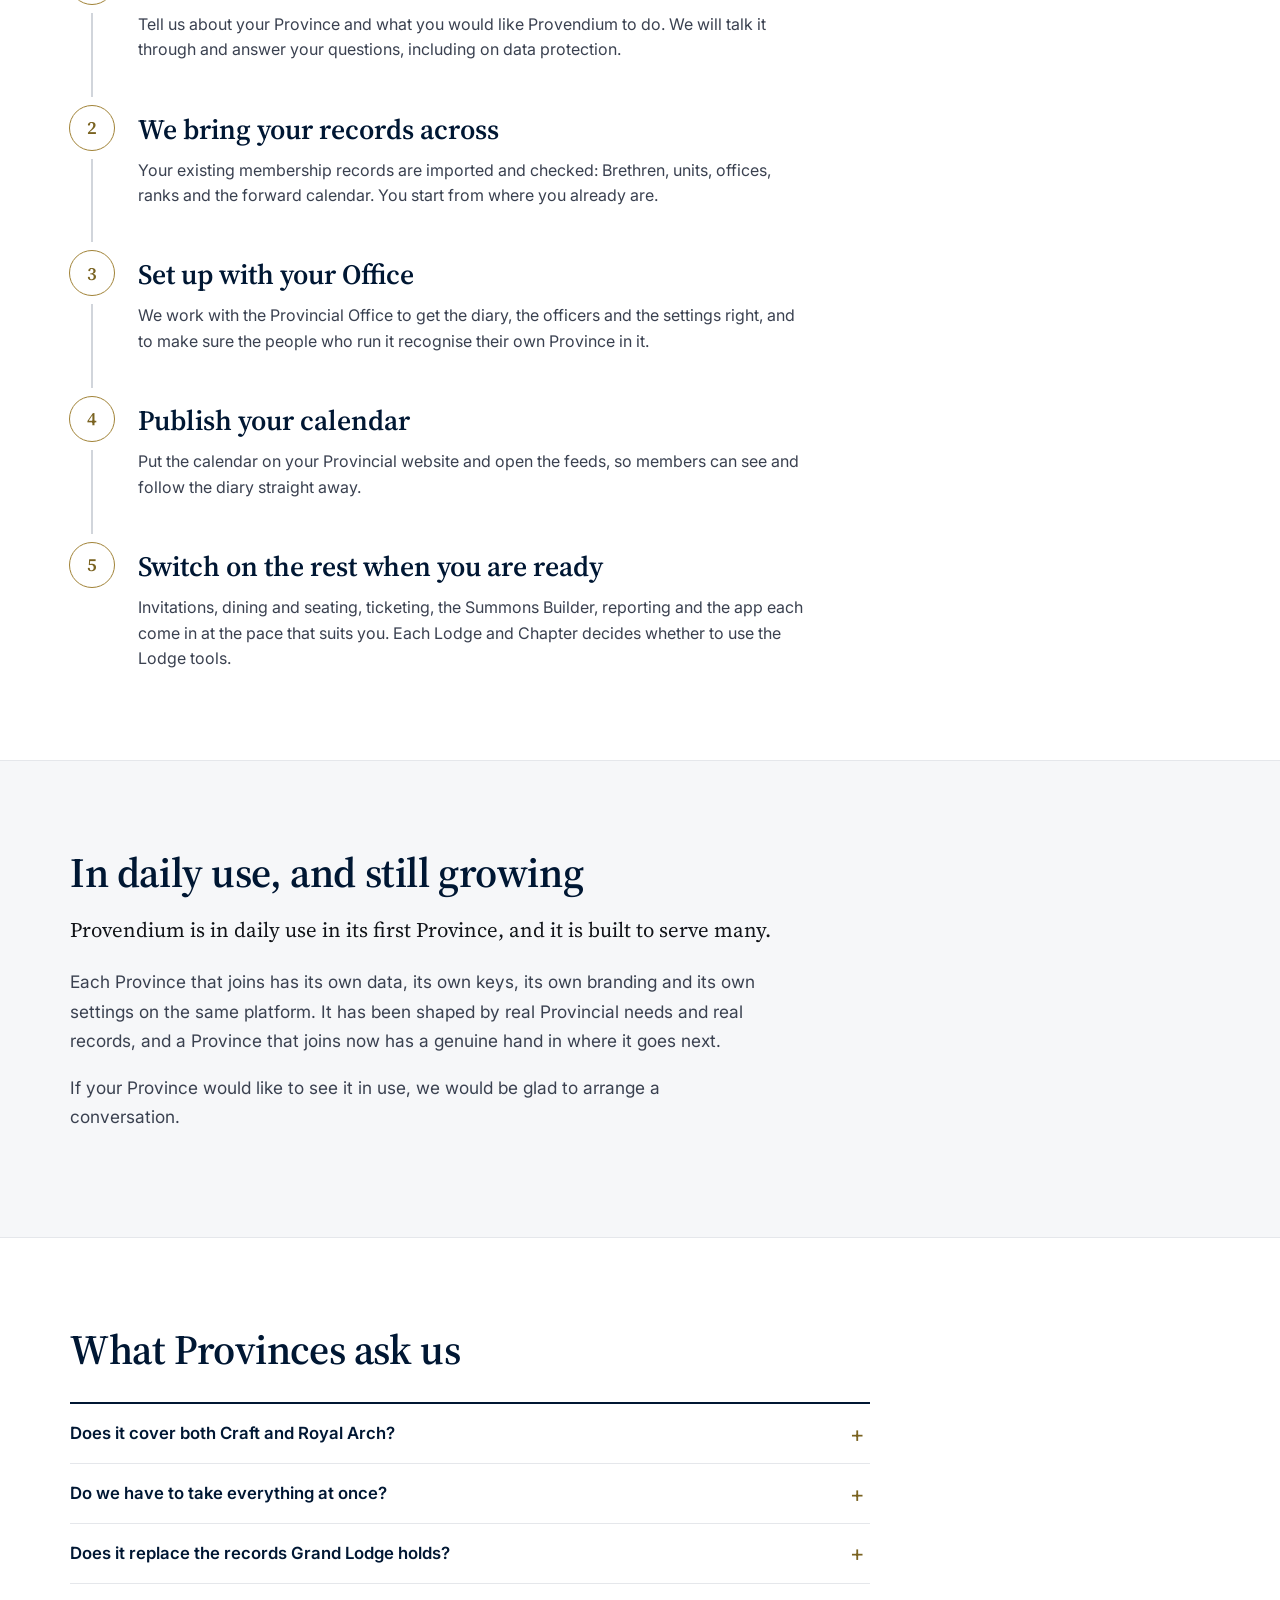
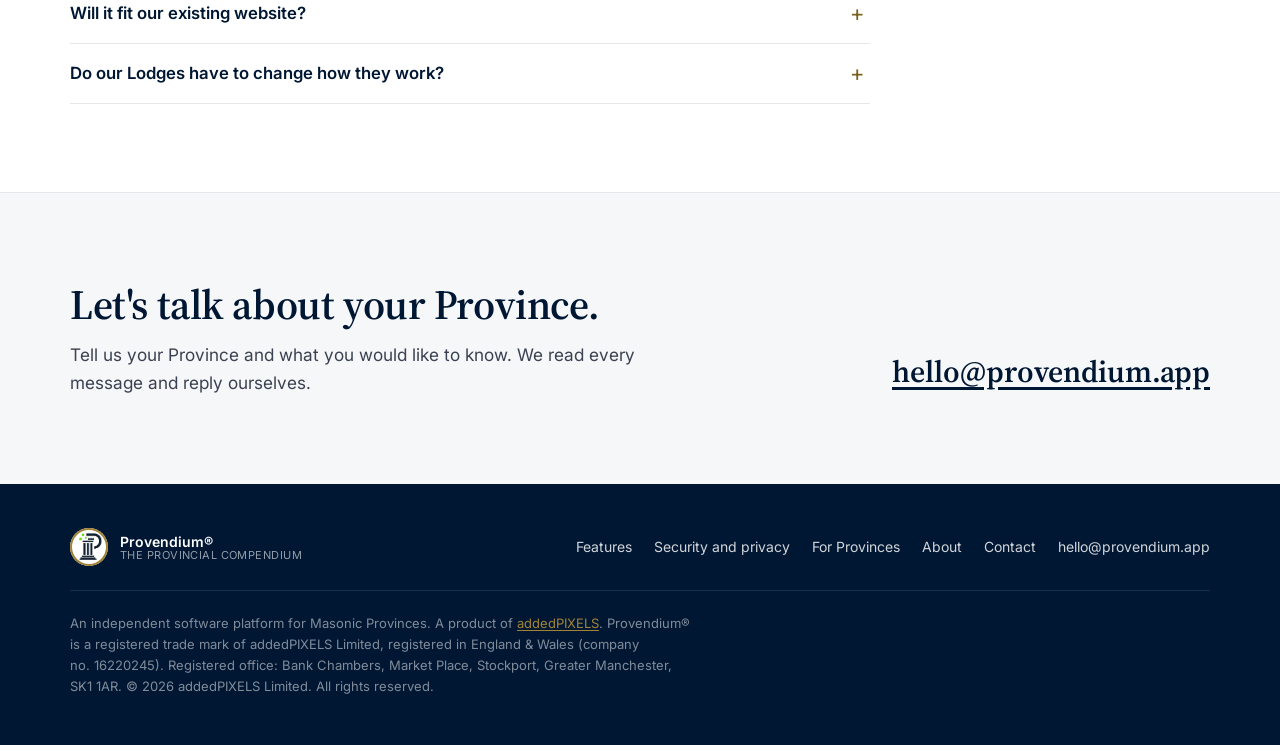
<file: for-provinces.html>
<!doctype html>
<html lang="en" class="no-js">
<head>
    <meta charset="utf-8">
    <meta name="viewport" content="width=device-width, initial-scale=1">
    <title>For Provinces | Provendium</title>
    <meta name="description" content="For Provinces considering Provendium: what you get, how a Province gets started, and how to switch on each part when you are ready.">
    <link rel="canonical" href="https://provendium.app/for-provinces.html">
    <link rel="icon" href="provendium-mark.png" type="image/png">

    <link rel="preconnect" href="https://fonts.googleapis.com">
    <link rel="preconnect" href="https://fonts.gstatic.com" crossorigin>
    <link href="https://fonts.googleapis.com/css2?family=Inter:wght@400;500;600;700&family=Source+Serif+4:wght@500;600&display=swap" rel="stylesheet">
    <link rel="stylesheet" href="styles.css">
    <script src="nav.js"></script>
</head>
<body>
    <a class="skip" href="#main">Skip to content</a>

    <header class="topbar">
        <div class="page topbar-inner">
            <a class="brand" href="index.html">
                <span class="brand-mark"><img src="provendium-mark.png" alt="" width="38" height="38"></span>
                <span class="brand-text"><span class="title">Provendium&reg;</span><span class="sub">The Provincial Compendium</span></span>
            </a>
            <button class="nav-toggle" type="button" aria-expanded="false" aria-controls="primary-nav" aria-label="Menu">
                <svg class="icon icon-menu" aria-hidden="true"><use href="icons.svg#i-menu"></use></svg>
                <svg class="icon icon-close" aria-hidden="true"><use href="icons.svg#i-close"></use></svg>
            </button>
            <nav class="topnav" id="primary-nav" aria-label="Primary">
                <a href="index.html">Home</a>
                <a href="features.html">Features</a>
                <a href="security.html">Security</a>
                <a href="for-provinces.html" class="active" aria-current="page">For Provinces</a>
                <a href="about.html">About</a>
                <a href="contact.html">Contact</a>
            </nav>
        </div>
    </header>

    <main id="main">
        <section class="page-head">
            <div class="page">
                <span class="hero-divider"></span>
                <h1>Considering Provendium for your Province?</h1>
                <p>Provendium&reg; is built for the Provincial Office and everyone around it. It starts from the records you already keep, and you switch on each part when your Province is ready for it.</p>
                <div class="actions">
                    <a class="btn btn-gold" href="contact.html">Arrange a conversation</a>
                    <a class="btn btn-onnavy" href="features.html">See what it does</a>
                </div>
            </div>
        </section>

        <section class="band">
            <div class="page more-than">
                <div class="say">
                    <h2>What your Province gets</h2>
                    <p>Most Provinces start with the diary. Nothing obliges you to stop there, and nothing obliges you to go further.</p>
                </div>
                <dl class="parts">
                    <div><dt>One source of truth</dt><dd>A single record of members, Lodges, Chapters, offices and ranks, so reports, emails and calendars agree.</dd></div>
                    <div><dt>Your website, kept current</dt><dd>A calendar and a Lodge directory that match your site and update themselves, fed by the Provendium API.</dd></div>
                    <div><dt>Less work for Secretaries</dt><dd>Meetings that create themselves, the Summons Builder, and notices that go out when something changes.</dd></div>
                    <div><dt>Occasions that run themselves</dt><dd>Invitations, replies, ticketing, dining numbers and seating in one flow, so the Office and the DC team work from the same picture.</dd></div>
                    <div><dt>Answers for the leadership</dt><dd>Membership and Installation reports on screen, for the Province and for each Area.</dd></div>
                    <div><dt>Something for every member</dt><dd>Their own meetings, invitations and record, on the web and in the Provendium app.</dd></div>
                    <div><dt>Privacy you can stand behind</dt><dd>The data stays the Province's. <a href="security.html">More on security and privacy</a>.</dd></div>
                </dl>
            </div>
        </section>

        <section class="band band-white">
            <div class="page">
                <h2>Getting started, step by step</h2>
                <ol class="stages">
                    <li class="stage"><div class="stage-rail" aria-hidden="true"></div><div class="stage-main solo"><div class="stage-copy"><h3>Get in touch</h3><p>Tell us about your Province and what you would like Provendium to do. We will talk it through and answer your questions, including on data protection.</p></div></div></li>
                    <li class="stage"><div class="stage-rail" aria-hidden="true"></div><div class="stage-main solo"><div class="stage-copy"><h3>We bring your records across</h3><p>Your existing membership records are imported and checked: Brethren, units, offices, ranks and the forward calendar. You start from where you already are.</p></div></div></li>
                    <li class="stage"><div class="stage-rail" aria-hidden="true"></div><div class="stage-main solo"><div class="stage-copy"><h3>Set up with your Office</h3><p>We work with the Provincial Office to get the diary, the officers and the settings right, and to make sure the people who run it recognise their own Province in it.</p></div></div></li>
                    <li class="stage"><div class="stage-rail" aria-hidden="true"></div><div class="stage-main solo"><div class="stage-copy"><h3>Publish your calendar</h3><p>Put the calendar on your Provincial website and open the feeds, so members can see and follow the diary straight away.</p></div></div></li>
                    <li class="stage"><div class="stage-rail" aria-hidden="true"></div><div class="stage-main solo"><div class="stage-copy"><h3>Switch on the rest when you are ready</h3><p>Invitations, dining and seating, ticketing, the Summons Builder, reporting and the app each come in at the pace that suits you. Each Lodge and Chapter decides whether to use the Lodge tools.</p></div></div></li>
                </ol>
            </div>
        </section>

        <section class="band">
            <div class="page prose">
                <h2>In daily use, and still growing</h2>
                <p class="first">Provendium is in daily use in its first Province, and it is built to serve many.</p>
                <p>Each Province that joins has its own data, its own keys, its own branding and its own settings on the same platform. It has been shaped by real Provincial needs and real records, and a Province that joins now has a genuine hand in where it goes next.</p>
                <p>If your Province would like to see it in use, we would be glad to arrange a conversation.</p>
            </div>
        </section>

        <section class="band band-white">
            <div class="page">
                <h2>What Provinces ask us</h2>
                <div class="faq">
                    <details><summary>Does it cover both Craft and Royal Arch?</summary><p>Yes. The diary, the registers and the meetings handle Craft and Royal Arch together, and a Brother who serves in both appears as one person with both affiliations.</p></details>
                    <details><summary>Do we have to take everything at once?</summary><p>No. Most Provinces start with the diary and the website calendar, then bring in the other parts as they are ready. You set the pace.</p></details>
                    <details><summary>Does it replace the records Grand Lodge holds?</summary><p>No. The official Grand Lodge records remain the official records. Provendium works from the membership records your Province already keeps and holds the Province's own working information around them.</p></details>
                    <details><summary>Will it fit our existing website?</summary><p>The calendar is styled to sit within your Provincial website and is limited to your own domains. It appears on your page rather than sending members elsewhere.</p></details>
                    <details><summary>Do our Lodges have to change how they work?</summary><p>No. The Lodge and Chapter tools are there for the units that want them. Nothing changes how a unit runs unless it chooses to take them up.</p></details>
                </div>
            </div>
        </section>

        <section class="band contact">
            <div class="page">
                <div>
                    <h2>Let's talk about your Province.</h2>
                    <p>Tell us your Province and what you would like to know. We read every message and reply ourselves.</p>
                </div>
                <a class="mail" href="mailto:hello@provendium.app">hello@provendium.app</a>
            </div>
        </section>
    </main>

    <footer class="site-footer">
        <div class="page">
            <div class="foot-row">
                <a class="brand" href="index.html">
                <span class="brand-mark"><img src="provendium-mark.png" alt="" width="38" height="38"></span>
                <span class="brand-text"><span class="title">Provendium&reg;</span><span class="sub">The Provincial Compendium</span></span>
            </a>
                <nav class="foot-nav" aria-label="Footer">
                    <a href="features.html">Features</a>
                    <a href="security.html">Security and privacy</a>
                    <a href="for-provinces.html">For Provinces</a>
                    <a href="about.html">About</a>
                    <a href="contact.html">Contact</a>
                    <a href="mailto:hello@provendium.app">hello@provendium.app</a>
                </nav>
            </div>
            <p class="foot-small">An independent software platform for Masonic Provinces. A product of <a href="https://addedpixels.com" rel="noopener">addedPIXELS</a>. Provendium&reg; is a registered trade mark of addedPIXELS Limited, registered in England &amp; Wales (company no.&nbsp;16220245). Registered office: Bank Chambers, Market Place, Stockport, Greater Manchester, SK1&nbsp;1AR. &copy; 2026 addedPIXELS Limited. All rights reserved.</p>
        </div>
    </footer>
</body>
</html>
</file>
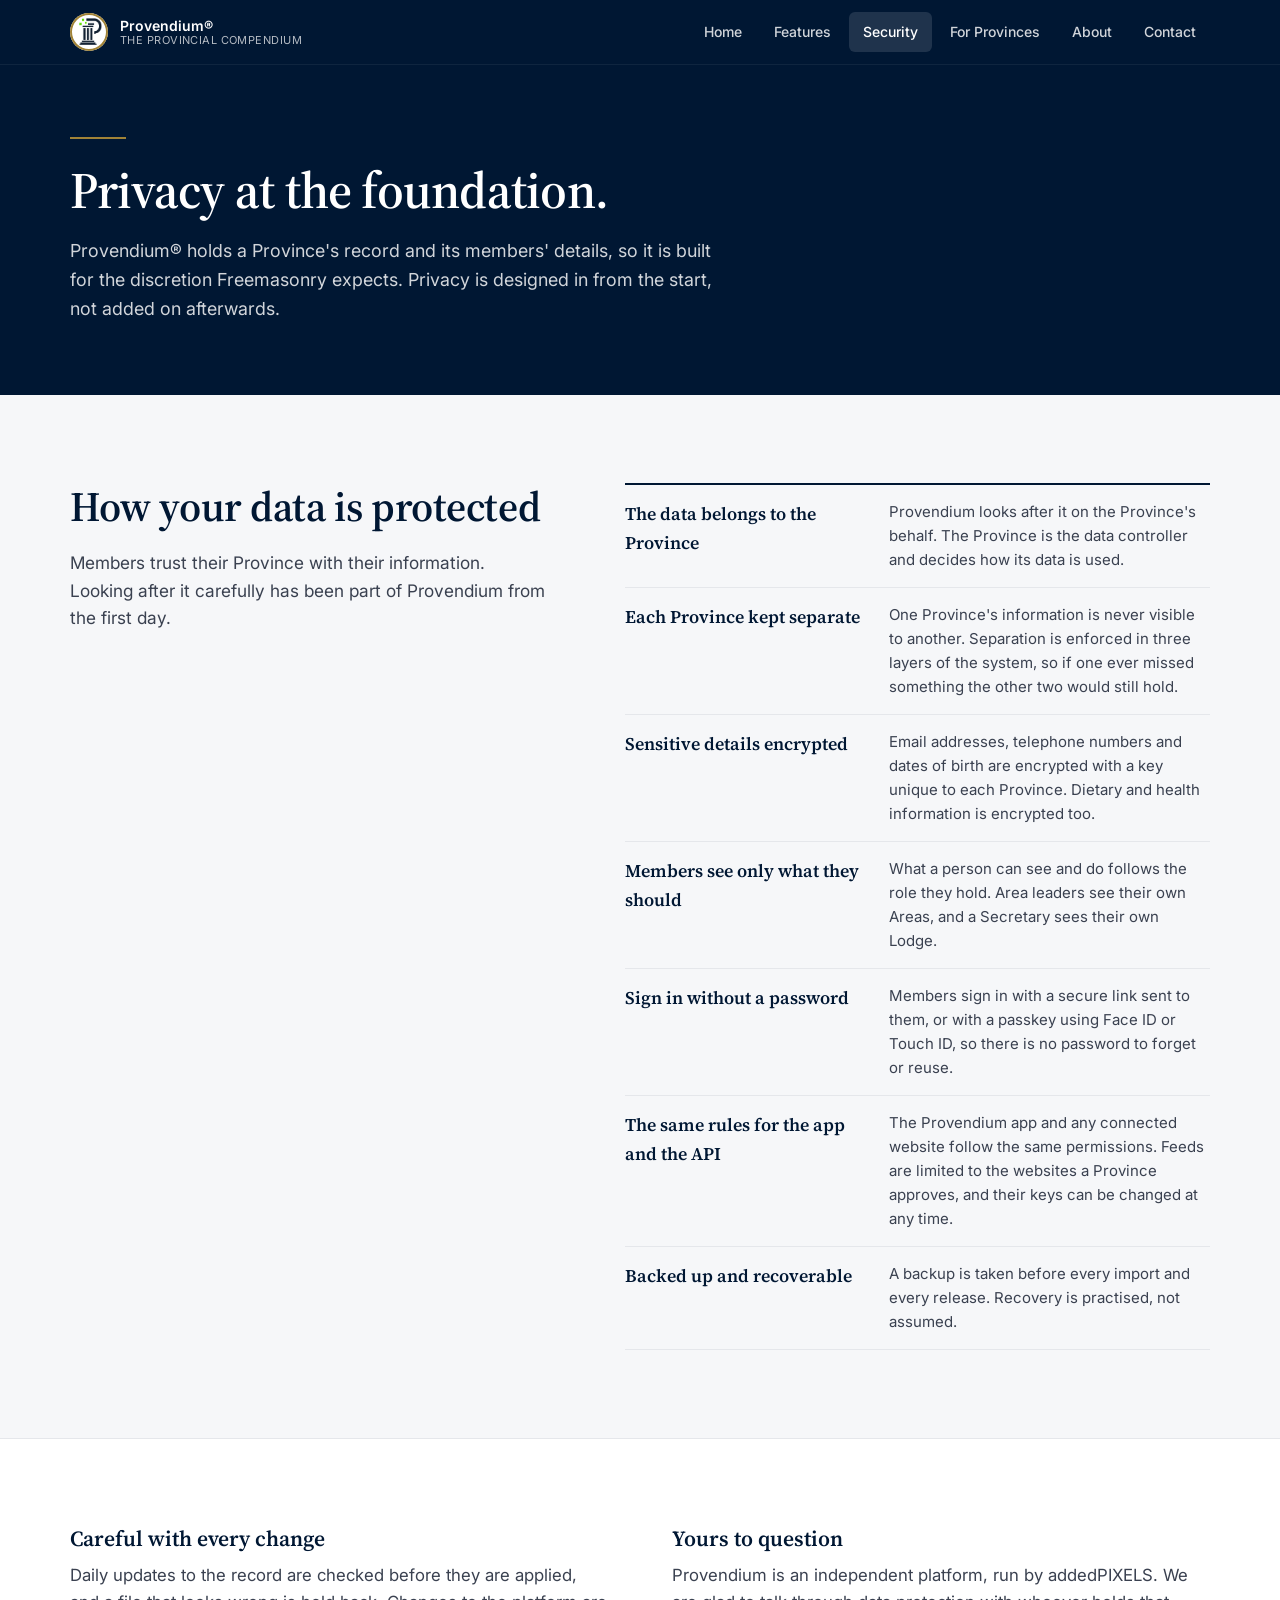
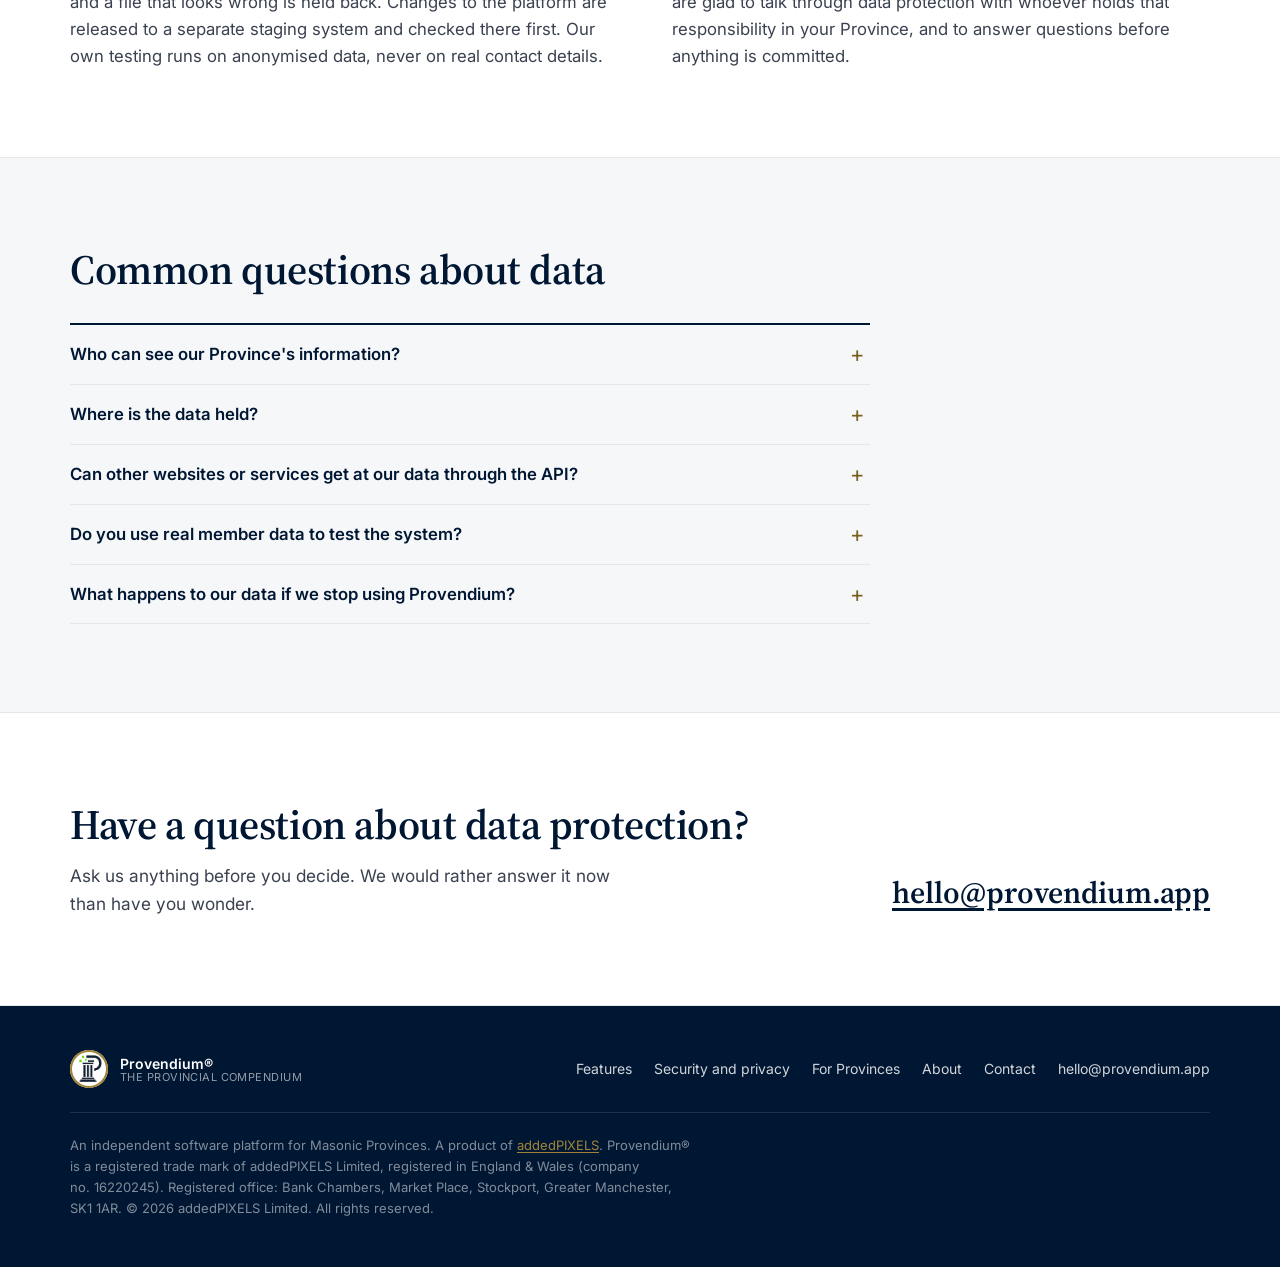
<file: security.html>
<!doctype html>
<html lang="en" class="no-js">
<head>
    <meta charset="utf-8">
    <meta name="viewport" content="width=device-width, initial-scale=1">
    <title>Security &amp; privacy | Provendium</title>
    <meta name="description" content="How Provendium protects a Province's data: the data belongs to the Province, each Province is kept separate, sensitive details are encrypted, and members see only what their role needs.">
    <link rel="canonical" href="https://provendium.app/security.html">
    <link rel="icon" href="provendium-mark.png" type="image/png">

    <link rel="preconnect" href="https://fonts.googleapis.com">
    <link rel="preconnect" href="https://fonts.gstatic.com" crossorigin>
    <link href="https://fonts.googleapis.com/css2?family=Inter:wght@400;500;600;700&family=Source+Serif+4:wght@500;600&display=swap" rel="stylesheet">
    <link rel="stylesheet" href="styles.css">
    <script src="nav.js"></script>
</head>
<body>
    <a class="skip" href="#main">Skip to content</a>

    <header class="topbar">
        <div class="page topbar-inner">
            <a class="brand" href="index.html">
                <span class="brand-mark"><img src="provendium-mark.png" alt="" width="38" height="38"></span>
                <span class="brand-text"><span class="title">Provendium&reg;</span><span class="sub">The Provincial Compendium</span></span>
            </a>
            <button class="nav-toggle" type="button" aria-expanded="false" aria-controls="primary-nav" aria-label="Menu">
                <svg class="icon icon-menu" aria-hidden="true"><use href="icons.svg#i-menu"></use></svg>
                <svg class="icon icon-close" aria-hidden="true"><use href="icons.svg#i-close"></use></svg>
            </button>
            <nav class="topnav" id="primary-nav" aria-label="Primary">
                <a href="index.html">Home</a>
                <a href="features.html">Features</a>
                <a href="security.html" class="active" aria-current="page">Security</a>
                <a href="for-provinces.html">For Provinces</a>
                <a href="about.html">About</a>
                <a href="contact.html">Contact</a>
            </nav>
        </div>
    </header>

    <main id="main">
        <section class="page-head">
            <div class="page">
                <span class="hero-divider"></span>
                <h1>Privacy at the foundation.</h1>
                <p>Provendium&reg; holds a Province's record and its members' details, so it is built for the discretion Freemasonry expects. Privacy is designed in from the start, not added on afterwards.</p>
            </div>
        </section>

        <section class="band">
            <div class="page more-than">
                <div class="say">
                    <h2>How your data is protected</h2>
                    <p>Members trust their Province with their information. Looking after it carefully has been part of Provendium from the first day.</p>
                </div>
                <dl class="parts">
                    <div><dt>The data belongs to the Province</dt><dd>Provendium looks after it on the Province's behalf. The Province is the data controller and decides how its data is used.</dd></div>
                    <div><dt>Each Province kept separate</dt><dd>One Province's information is never visible to another. Separation is enforced in three layers of the system, so if one ever missed something the other two would still hold.</dd></div>
                    <div><dt>Sensitive details encrypted</dt><dd>Email addresses, telephone numbers and dates of birth are encrypted with a key unique to each Province. Dietary and health information is encrypted too.</dd></div>
                    <div><dt>Members see only what they should</dt><dd>What a person can see and do follows the role they hold. Area leaders see their own Areas, and a Secretary sees their own Lodge.</dd></div>
                    <div><dt>Sign in without a password</dt><dd>Members sign in with a secure link sent to them, or with a passkey using Face ID or Touch ID, so there is no password to forget or reuse.</dd></div>
                    <div><dt>The same rules for the app and the API</dt><dd>The Provendium app and any connected website follow the same permissions. Feeds are limited to the websites a Province approves, and their keys can be changed at any time.</dd></div>
                    <div><dt>Backed up and recoverable</dt><dd>A backup is taken before every import and every release. Recovery is practised, not assumed.</dd></div>
                </dl>
            </div>
        </section>

        <section class="band band-white">
            <div class="page duo">
                <div>
                    <h3>Careful with every change</h3>
                    <p>Daily updates to the record are checked before they are applied, and a file that looks wrong is held back. Changes to the platform are released to a separate staging system and checked there first. Our own testing runs on anonymised data, never on real contact details.</p>
                </div>
                <div>
                    <h3>Yours to question</h3>
                    <p>Provendium is an independent platform, run by addedPIXELS. We are glad to talk through data protection with whoever holds that responsibility in your Province, and to answer questions before anything is committed.</p>
                </div>
            </div>
        </section>

        <section class="band">
            <div class="page">
                <h2>Common questions about data</h2>
                <div class="faq">
                    <details><summary>Who can see our Province's information?</summary><p>Only people from your Province, and only what their role allows. No other Province can see your data, and a member sees the public diary plus whatever concerns them directly, not the whole administration.</p></details>
                    <details><summary>Where is the data held?</summary><p>Provendium is hosted in the UK and EU, with each Province's records isolated from every other. We are happy to set out the hosting arrangements in detail for a Province considering it.</p></details>
                    <details><summary>Can other websites or services get at our data through the API?</summary><p>Only the ones your Province approves, and only for what they need. A Lodge website can show its own calendar. It cannot read members' contact details. The Province can withdraw a connection at any time.</p></details>
                    <details><summary>Do you use real member data to test the system?</summary><p>No. Our development and testing environments run on anonymised data, with placeholder contact details rather than the real thing.</p></details>
                    <details><summary>What happens to our data if we stop using Provendium?</summary><p>It remains your Province's data. We will return it and remove it on request, and we will put the arrangements in writing.</p></details>
                </div>
            </div>
        </section>

        <section class="band band-white contact">
            <div class="page">
                <div>
                    <h2>Have a question about data protection?</h2>
                    <p>Ask us anything before you decide. We would rather answer it now than have you wonder.</p>
                </div>
                <a class="mail" href="mailto:hello@provendium.app">hello@provendium.app</a>
            </div>
        </section>
    </main>

    <footer class="site-footer">
        <div class="page">
            <div class="foot-row">
                <a class="brand" href="index.html">
                <span class="brand-mark"><img src="provendium-mark.png" alt="" width="38" height="38"></span>
                <span class="brand-text"><span class="title">Provendium&reg;</span><span class="sub">The Provincial Compendium</span></span>
            </a>
                <nav class="foot-nav" aria-label="Footer">
                    <a href="features.html">Features</a>
                    <a href="security.html">Security and privacy</a>
                    <a href="for-provinces.html">For Provinces</a>
                    <a href="about.html">About</a>
                    <a href="contact.html">Contact</a>
                    <a href="mailto:hello@provendium.app">hello@provendium.app</a>
                </nav>
            </div>
            <p class="foot-small">An independent software platform for Masonic Provinces. A product of <a href="https://addedpixels.com" rel="noopener">addedPIXELS</a>. Provendium&reg; is a registered trade mark of addedPIXELS Limited, registered in England &amp; Wales (company no.&nbsp;16220245). Registered office: Bank Chambers, Market Place, Stockport, Greater Manchester, SK1&nbsp;1AR. &copy; 2026 addedPIXELS Limited. All rights reserved.</p>
        </div>
    </footer>
</body>
</html>
</file>
<file: styles.css>
/*
 * Provendium (provendium.app) - shared stylesheet.
 *
 * The first half mirrors the app: its design tokens and component classes
 * are lifted from the product's own stylesheet, so the website and the
 * product read as one thing. If the app's palette or type changes, change
 * it here too. The second half is how the marketing pages are laid out.
 */

:root {
    --color-navy: #002554;
    --color-navy-deep: #001733;
    --color-navy-soft: #0a2e63;
    --color-accent: #4a7abc;
    --color-accent-dark: #2a5a9c;
    --color-accent-light: #e2f5ff;
    --color-craft: #2c5d9e;
    --color-craft-soft: #e8f1fb;
    --color-arch: #872121;
    --color-arch-soft: #fbe9e9;
    --color-provincial: #a18337;
    --color-provincial-soft: #f8f1de;
    --color-social: #5a8a5a;
    --color-social-soft: #ebf3eb;
    --color-bg: #f6f7f9;
    --color-surface: #ffffff;
    --color-surface-2: #fafbfc;
    --color-text: #111418;
    --color-text-soft: #3a4150;
    --color-muted: #6b7280;
    --color-muted-soft: #9aa3b2;
    --color-border: #e5e7eb;
    --color-border-strong: #d1d5db;
    --font-sans: "Inter", system-ui, -apple-system, "Segoe UI", Roboto, sans-serif;
    --font-serif: "Source Serif 4", "Source Serif Pro", Georgia, serif;
    --radius-sm: 6px;
    --radius: 10px;
    --radius-lg: 14px;
    --shadow-sm: 0 1px 2px rgba(15, 23, 42, 0.05);
    --shadow-md: 0 4px 14px rgba(15, 23, 42, 0.08);
    --shadow-lg: 0 14px 36px rgba(15, 23, 42, 0.12);
    --page: 1180px;
}

* { box-sizing: border-box; }
html { font-size: 16px; }
body {
    margin: 0; font-family: var(--font-sans); color: var(--color-text); background: var(--color-surface);
    line-height: 1.6; -webkit-font-smoothing: antialiased; -moz-osx-font-smoothing: grayscale;
}
h1, h2, h3 { font-family: var(--font-serif); font-weight: 600; color: var(--color-navy-deep); margin: 0; line-height: 1.15; text-wrap: balance; }
p { margin: 0 0 1em; }
a { color: var(--color-accent-dark); text-underline-offset: 0.18em; }
a:hover { color: var(--color-navy); }
img { max-width: 100%; }
:focus-visible { outline: 3px solid var(--color-provincial); outline-offset: 2px; border-radius: 4px; }
.skip { position: absolute; left: -9999px; }
.skip:focus { left: 16px; top: 16px; background: #fff; padding: 8px 12px; border-radius: 8px; z-index: 100; box-shadow: var(--shadow-md); }
.page { max-width: var(--page); margin: 0 auto; padding: 0 20px; }

/* Top bar: the app's own navy chrome, mark in a white disc ringed in gold */
.topbar { background: var(--color-navy-deep); color: #fff; border-bottom: 1px solid rgba(255, 255, 255, 0.06); }
.topbar-inner { display: flex; align-items: center; justify-content: space-between; flex-wrap: wrap; min-height: 64px; gap: 4px 1rem; padding-top: 8px; padding-bottom: 8px; }
.brand { display: flex; align-items: center; gap: 0.75rem; color: #fff; text-decoration: none; }
.brand:hover { color: #fff; }
.brand-mark { width: 38px; height: 38px; border-radius: 50%; background: #fff; display: grid; place-items: center; box-shadow: inset 0 0 0 2px var(--color-provincial); overflow: hidden; flex: none; }
.brand-mark img { width: 100%; height: 100%; object-fit: cover; }
.brand-text { display: flex; flex-direction: column; line-height: 1.1; }
.brand-text .title { font-weight: 600; font-size: 14px; color: #fff; }
.brand-text .sub { font-size: 11px; opacity: 0.7; letter-spacing: 0.04em; text-transform: uppercase; }
.topnav { display: flex; align-items: center; flex-wrap: wrap; gap: 0.25rem; }
.topnav a { color: rgba(255, 255, 255, 0.82); padding: 9px 14px; border-radius: var(--radius-sm); font-size: 14px; font-weight: 500; min-height: 40px; display: inline-flex; align-items: center; text-decoration: none; transition: background 0.15s, color 0.15s; }
.topnav a:hover { background: rgba(255, 255, 255, 0.08); color: #fff; }
.topnav a.active { background: rgba(255, 255, 255, 0.12); color: #fff; }

/* Buttons */
.btn { display: inline-flex; align-items: center; justify-content: center; gap: 0.5rem; height: 42px; padding: 0 18px; border-radius: var(--radius-sm); font-family: var(--font-sans); font-size: 14px; font-weight: 500; border: 1px solid transparent; cursor: pointer; white-space: nowrap; text-decoration: none; transition: background 0.15s, border-color 0.15s, color 0.15s; }
.btn-lg { height: 50px; padding: 0 24px; font-size: 15px; }
.btn-sm { height: 34px; padding: 0 12px; font-size: 13px; }
.btn-primary { background: var(--color-navy); color: #fff; }
.btn-primary:hover { background: var(--color-navy-deep); color: #fff; }
.btn-secondary { background: var(--color-surface); color: var(--color-navy-deep); border-color: var(--color-border-strong); }
.btn-secondary:hover { background: var(--color-surface-2); border-color: var(--color-muted-soft); color: var(--color-navy-deep); }
.btn-gold { background: var(--color-provincial); color: #fff; }
.btn-gold:hover { background: #8b6f2a; color: #fff; }
.btn-onnavy { background: transparent; color: #fff; border-color: rgba(255, 255, 255, 0.4); }
.btn-onnavy:hover { background: rgba(255, 255, 255, 0.08); color: #fff; }

/* Brand anchors */
.hero-divider { display: block; width: 56px; height: 2px; background: var(--color-provincial); }
.section-title { display: flex; align-items: center; gap: 10px; font-size: 20px; }
.section-title::before { content: ""; width: 4px; height: 18px; background: var(--color-provincial); border-radius: 2px; flex: none; }
.cat-label { font-size: 11px; font-weight: 700; letter-spacing: 0.14em; text-transform: uppercase; }
.cat-label.craft { color: var(--color-craft); } .cat-label.arch { color: var(--color-arch); }
.cat-label.prov { color: #7a6321; } .cat-label.social { color: #3f6b3f; }

/* Cards */
.pv-card { background: var(--color-surface); border: 1px solid var(--color-border); border-radius: var(--radius); box-shadow: var(--shadow-sm); }
.pv-card-header { padding: 1rem 1.25rem; border-bottom: 1px solid var(--color-border); display: flex; align-items: center; justify-content: space-between; gap: 0.75rem; flex-wrap: wrap; }
.pv-card-header h3 { font-size: 17px; }
.pv-card-body { padding: 1.25rem; }
.pv-card-footer { padding: 0.8rem 1.25rem; border-top: 1px solid var(--color-border); background: var(--color-surface-2); border-radius: 0 0 var(--radius) var(--radius); font-size: 13px; color: var(--color-muted); }

/* Badges and chips */
.badge { display: inline-flex; align-items: center; gap: 4px; padding: 3px 8px; border-radius: 999px; font-size: 11px; font-weight: 600; background: var(--color-surface-2); color: var(--color-text-soft); border: 1px solid var(--color-border); white-space: nowrap; }
.badge .dot { width: 6px; height: 6px; border-radius: 50%; background: currentColor; }
.badge-craft { background: var(--color-craft-soft); color: #1f4d8a; border-color: #cfdef2; }
.badge-arch { background: var(--color-arch-soft); color: var(--color-arch); border-color: #f0caca; }
.badge-prov { background: var(--color-provincial-soft); color: #6b541f; border-color: #ebd9a8; }
.badge-social { background: var(--color-social-soft); color: #2f5c2f; border-color: #cae0ca; }
.rsvp-chip { display: inline-flex; align-items: center; gap: 5px; padding: 2px 8px; border-radius: 999px; font-size: 11px; font-weight: 500; white-space: nowrap; }
.rsvp-yes { background: #dcfce7; color: #166534; }
.rsvp-no { background: var(--color-arch-soft); color: var(--color-arch); }
.rsvp-pending { background: var(--color-surface-2); color: var(--color-muted); border: 1px dashed var(--color-border-strong); }
.status-chip { display: inline-flex; align-items: center; padding: 2px 8px; border-radius: 999px; font-size: 11px; font-weight: 600; background: var(--color-surface-2); color: var(--color-text-soft); border: 1px solid var(--color-border); white-space: nowrap; }
.status-chip.success { background: #dcfce7; color: #166534; border-color: #bbf7d0; }
.status-chip.info { background: var(--color-accent-light); color: var(--color-accent-dark); border-color: #cfe6f5; }
.status-chip.warn { background: #fef3c7; color: #92400e; border-color: #fde68a; }

.filter-row { display: flex; flex-wrap: wrap; gap: 6px; align-items: center; }
.filter-pill { display: inline-flex; align-items: center; gap: 6px; padding: 6px 12px; min-height: 32px; border-radius: 999px; border: 1px solid var(--color-border-strong); background: var(--color-surface); font-family: var(--font-sans); font-size: 12px; font-weight: 500; color: var(--color-text-soft); cursor: pointer; line-height: 1; }
.filter-pill .dot { width: 8px; height: 8px; border-radius: 50%; background: var(--color-border-strong); }
.filter-pill:hover { border-color: var(--color-accent); color: var(--color-accent-dark); }
.filter-pill[aria-pressed="true"] { background: var(--color-navy); color: #fff; border-color: var(--color-navy); }
.dot.craft { background: var(--color-craft); } .dot.arch { background: var(--color-arch); }
.dot.prov { background: var(--color-provincial); } .dot.social { background: var(--color-social); }

/* KPI tiles */
.kpis { display: grid; grid-template-columns: repeat(4, 1fr); gap: 10px; }
.kpi { padding: 0.85rem 1rem; border-radius: var(--radius); background: var(--color-surface); border: 1px solid var(--color-border); }
.kpi .k { font-size: 11px; color: var(--color-muted); text-transform: uppercase; letter-spacing: 0.06em; font-weight: 600; }
.kpi .v { font-family: var(--font-serif); font-size: 26px; color: var(--color-navy-deep); margin-top: 4px; font-weight: 600; line-height: 1.1; font-variant-numeric: tabular-nums; }

/* Person rows */
.people { list-style: none; margin: 0; padding: 0; }
.people li { display: flex; align-items: center; justify-content: space-between; gap: 12px; padding: 10px 0; border-top: 1px solid var(--color-border); }
.people li:first-child { border-top: 0; }
.person { display: flex; align-items: center; gap: 10px; min-width: 0; }
.person .pa { width: 32px; height: 32px; border-radius: 50%; background: var(--color-navy); color: #fff; display: grid; place-items: center; font-size: 11px; font-weight: 600; flex-shrink: 0; }
.person .pa.alt { background: var(--color-accent); } .person .pa.alt2 { background: var(--color-provincial); } .person .pa.alt3 { background: var(--color-arch); }
.person .pa.vacant { background: var(--color-surface-2); border: 1px dashed var(--color-border-strong); }
.person .pn { display: block; font-weight: 500; color: var(--color-text); font-size: 13px; line-height: 1.25; }
.person .pr { display: block; font-size: 11px; color: var(--color-muted); }
.person.is-vacant .pn { color: var(--color-muted); font-style: italic; font-weight: 400; }

/* The diary: month grid on wide screens, agenda list on narrow ones */
.cal-controls { display: flex; align-items: center; justify-content: space-between; flex-wrap: wrap; gap: 0.75rem; margin-bottom: 1rem; }
.cal-month { font-family: var(--font-serif); font-size: 22px; color: var(--color-navy-deep); font-weight: 600; }
.cal-grid { display: grid; grid-template-columns: repeat(7, minmax(0, 1fr)); gap: 1px; background: var(--color-border); border: 1px solid var(--color-border); border-radius: var(--radius); overflow: hidden; }
.cal-day-head { background: var(--color-surface-2); padding: 8px 10px; font-size: 11px; font-weight: 600; color: var(--color-muted); text-transform: uppercase; letter-spacing: 0.06em; }
.cal-cell { background: var(--color-surface); min-height: 96px; padding: 8px 8px 10px; display: flex; flex-direction: column; gap: 4px; min-width: 0; }
.cal-cell.dim { background: var(--color-surface-2); }
.cal-cell.dim .cal-num { color: var(--color-muted-soft); }
.cal-num { font-size: 12px; font-weight: 600; color: var(--color-text-soft); margin-bottom: 2px; }
.cal-evt { font-size: 11px; padding: 4px 7px; border-radius: 5px; color: #fff; font-weight: 500; display: flex; flex-direction: column; line-height: 1.25; overflow: hidden; background: var(--color-craft); }
.cal-evt .t { font-size: 10px; opacity: 0.85; font-weight: 400; }
.cal-evt.craft { background: var(--color-craft); } .cal-evt.arch { background: var(--color-arch); }
.cal-evt.prov { background: var(--color-provincial); } .cal-evt.social { background: var(--color-social); }
.cal-evt.is-focus { box-shadow: 0 0 0 2px #fff, 0 0 0 4px var(--color-provincial); }
.cal-evt[hidden], .cal-list li[hidden] { display: none; }
.cal-list { list-style: none; margin: 0; padding: 0; border: 1px solid var(--color-border); border-radius: var(--radius); overflow: hidden; }
.cal-list li { display: grid; grid-template-columns: 46px 4px 1fr; gap: 12px; align-items: center; padding: 12px 14px; border-top: 1px solid var(--color-border); background: var(--color-surface); }
.cal-list li:first-child { border-top: 0; }
.cal-list li.is-focus { box-shadow: inset 0 0 0 2px var(--color-provincial); }
.cal-list .when { text-align: center; }
.cal-list .when b { display: block; font-family: var(--font-serif); font-size: 19px; font-weight: 600; color: var(--color-navy-deep); line-height: 1; }
.cal-list .when span { font-size: 11px; color: var(--color-muted); text-transform: uppercase; letter-spacing: 0.06em; }
.cal-list .rail { align-self: stretch; border-radius: 3px; background: var(--color-craft); }
.cal-list .rail.arch { background: var(--color-arch); } .cal-list .rail.prov { background: var(--color-provincial); } .cal-list .rail.social { background: var(--color-social); }
.cal-list .what b { display: block; font-size: 14px; font-weight: 600; line-height: 1.3; }
.cal-list .what span { font-size: 12px; color: var(--color-muted); }
/* Wide screens show the grid; the list stays available to screen readers. */
@media (min-width: 761px) {
    .cal-list { position: absolute; width: 1px; height: 1px; overflow: hidden; clip-path: inset(50%); white-space: nowrap; border: 0; }
}
@media (max-width: 760px) {
    .cal-grid { display: none; }
}

/* Festive board plan */
.plan { display: block; width: 100%; height: auto; }
.legend { display: flex; flex-wrap: wrap; gap: 6px 16px; font-size: 12px; color: var(--color-muted); }
.legend i { display: inline-block; width: 9px; height: 9px; border-radius: 50%; margin-right: 6px; }

.illus { font-size: 13px; color: var(--color-muted); margin: 10px 0 0; }

/* Footer */
.site-footer { background: var(--color-navy-deep); color: rgba(255, 255, 255, 0.7); padding: 44px 0 48px; font-size: 14px; }
.site-footer a { color: rgba(255, 255, 255, 0.82); }
.site-footer a:hover { color: #fff; }
.foot-row { display: flex; flex-wrap: wrap; justify-content: space-between; align-items: center; gap: 1rem 2rem; padding-bottom: 24px; border-bottom: 1px solid rgba(255, 255, 255, 0.1); margin-bottom: 22px; }
.foot-nav { display: flex; flex-wrap: wrap; gap: 6px 22px; }
.foot-nav a { text-decoration: none; }
.foot-small { font-size: 13px; color: rgba(255, 255, 255, 0.5); max-width: 78ch; margin: 0; }
.foot-small a { color: var(--color-provincial); }

/* =====================================================================
   Website layout. Everything above mirrors the app; everything below is
   how the marketing pages are laid out with it.
   ===================================================================== */
body { background: var(--color-bg); }
html { scroll-behavior: smooth; scroll-padding-top: 16px; }
@media (prefers-reduced-motion: reduce) { html { scroll-behavior: auto; } }

/* Mobile navigation: hamburger toggle (progressive enhancement, see nav.js) */
.nav-toggle { display: none; align-items: center; justify-content: center; width: 44px; height: 44px; padding: 0; flex-shrink: 0; background: transparent; border: 1px solid rgba(255, 255, 255, 0.25); border-radius: var(--radius-sm); color: #fff; cursor: pointer; }
.nav-toggle:hover { background: rgba(255, 255, 255, 0.08); }
.nav-toggle .icon { width: 22px; height: 22px; stroke-width: 1.75; }
.nav-toggle .icon-close { display: none; }
.nav-toggle[aria-expanded="true"] .icon-menu { display: none; }
.nav-toggle[aria-expanded="true"] .icon-close { display: inline-block; }
@media (max-width: 860px) {
    .nav-toggle { display: inline-flex; }
    .topnav { display: none; width: 100%; flex-direction: column; align-items: stretch; gap: 0; padding: 6px 0 4px; border-top: 1px solid rgba(255, 255, 255, 0.12); }
    .topnav.open { display: flex; }
    .topnav a { padding: 12px 10px; font-size: 16px; }
    html.no-js .topnav { display: flex; }
    html.no-js .nav-toggle { display: none; }
}

/* Home hero: navy, with the diary card overlapping its lower edge */
.hero { background: var(--color-navy-deep); color: rgba(255, 255, 255, 0.82); padding: clamp(2.8rem, 6vw, 4.5rem) 0 clamp(7rem, 12vw, 9.5rem); }
.hero .page { display: grid; grid-template-columns: minmax(0, 1.2fr) minmax(0, 1fr); gap: clamp(1.5rem, 5vw, 4.5rem); align-items: end; }
.hero h1 { color: #fff; font-size: clamp(2.3rem, 5vw, 3.7rem); letter-spacing: -0.015em; margin-top: 22px; }
.hero p { font-size: 1.1rem; margin: 0; max-width: 33rem; }
.actions { display: flex; flex-wrap: wrap; gap: 10px; margin-top: 1.5rem; }
.diary-wrap { margin-top: clamp(-7.5rem, -9vw, -5rem); }
.diary-card { box-shadow: var(--shadow-lg); border-radius: var(--radius-lg); }
.diary-card .pv-card-body { padding: clamp(1rem, 2.5vw, 1.5rem); }
.diary-card .pv-card-footer { border-radius: 0 0 var(--radius-lg) var(--radius-lg); display: flex; flex-wrap: wrap; justify-content: space-between; gap: 6px 16px; }
html.no-js .filter-row.needs-js, html.no-js .needs-js { display: none; }

/* Interior page head */
.page-head { background: var(--color-navy-deep); color: rgba(255, 255, 255, 0.82); padding: clamp(2.8rem, 6vw, 4.5rem) 0; }
.page-head h1 { color: #fff; font-size: clamp(2.1rem, 4.4vw, 3.2rem); letter-spacing: -0.015em; margin-top: 22px; max-width: 22ch; }
.page-head p { font-size: 1.12rem; max-width: 41rem; margin: 1.1rem 0 0; }

/* Bands */
.band { padding: clamp(3rem, 7vw, 5.5rem) 0; }
.band-white { background: var(--color-surface); border-top: 1px solid var(--color-border); border-bottom: 1px solid var(--color-border); }
.band-white + .band-white { border-top: 0; }
.band h2 { font-size: clamp(1.8rem, 3.4vw, 2.6rem); letter-spacing: -0.01em; }
.band .sub { font-size: 1.1rem; color: var(--color-text-soft); max-width: 41rem; margin: 0.9rem 0 0; }
.band .sub + .sub { margin-top: 0.8rem; }
.after { margin: 2rem 0 0; }

/* Claim on the left, list of parts on the right */
.more-than { display: grid; grid-template-columns: minmax(0, 0.9fr) minmax(0, 1.1fr); gap: clamp(2rem, 6vw, 5.5rem); align-items: start; }
.more-than .say p { font-size: 1.08rem; color: var(--color-text-soft); margin: 1.1rem 0 0; }
.more-than .say p.etymology, .etymology { font-family: var(--font-serif); font-weight: 600; font-size: clamp(1.7rem, 3.4vw, 2.5rem); letter-spacing: -0.01em; line-height: 1.25; color: var(--color-muted-soft); margin: 1.8rem 0 0; }
.etymology b { font-weight: 600; color: var(--color-navy-deep); border-bottom: 3px solid var(--color-provincial); }
.parts { margin: 0; }
.parts > div { display: grid; grid-template-columns: 15rem minmax(0, 1fr); gap: 2px 24px; padding: 15px 0; border-top: 1px solid var(--color-border); }
.parts > div:first-child { border-top: 2px solid var(--color-navy-deep); }
.parts > div:last-child { border-bottom: 1px solid var(--color-border); }
.parts dt { font-family: var(--font-serif); font-weight: 600; font-size: 1.12rem; color: var(--color-navy-deep); }
.parts dt a { color: inherit; text-decoration: none; }
.parts dt a:hover { text-decoration: underline; text-decoration-color: var(--color-provincial); }
.parts dd { margin: 0; color: var(--color-text-soft); font-size: 15px; }
.parts .is-diary dt::after { content: "You are here"; display: inline-block; margin-left: 10px; padding: 2px 8px; border-radius: 999px; background: var(--color-provincial-soft); border: 1px solid #ebd9a8; color: #6b541f; font-family: var(--font-sans); font-size: 11px; font-weight: 600; vertical-align: 2px; }
.parts-note { font-size: 15px; color: var(--color-text-soft); margin: 1.2rem 0 0; }

/* Numbered stages: only for real sequences */
.stages { list-style: none; margin: clamp(2.5rem, 5vw, 3.5rem) 0 0; padding: 0; counter-reset: stage; }
.stage { counter-increment: stage; display: grid; grid-template-columns: 44px minmax(0, 1fr); gap: 0 24px; }
.stage-rail { display: flex; flex-direction: column; align-items: center; }
.stage-rail::before { content: counter(stage); width: 44px; height: 44px; border-radius: 50%; border: 1.5px solid var(--color-provincial); color: #7a6321; background: #fff; font-family: var(--font-serif); font-weight: 600; font-size: 1.15rem; display: grid; place-items: center; flex: none; }
.stage-rail::after { content: ""; flex: 1; width: 1.5px; background: var(--color-border-strong); margin: 8px 0; }
.stage:last-child .stage-rail::after { display: none; }
.stage-main { display: grid; grid-template-columns: minmax(0, 0.8fr) minmax(0, 1.2fr); gap: clamp(1.5rem, 4vw, 3.5rem); align-items: start; padding-bottom: clamp(2.8rem, 6vw, 4.2rem); }
.stage-main.solo { grid-template-columns: minmax(0, 1fr); max-width: 42rem; padding-bottom: clamp(1.8rem, 4vw, 2.6rem); }
.stage-main.solo .stage-copy h3 { margin-top: 8px; }
.stage:last-child .stage-main { padding-bottom: 0; }
.stage-copy .when { font-size: 14px; font-weight: 600; color: #7a6321; margin: 10px 0 6px; }
.stage-copy .part { display: inline-block; margin-top: 14px; }
.stage-copy h3 { font-size: clamp(1.35rem, 2.3vw, 1.75rem); }
.stage-copy p { color: var(--color-text-soft); margin: 0.8rem 0 0; }

/* Small pieces used inside the illustrative screens */
.rows { list-style: none; margin: 0; padding: 0; }
.rows li { display: flex; align-items: center; justify-content: space-between; gap: 12px; padding: 11px 0; border-top: 1px solid var(--color-border); font-size: 14px; }
.rows li:first-child { border-top: 0; padding-top: 0; }
.rows li:last-child { padding-bottom: 0; }
.rows small { display: block; font-size: 12px; color: var(--color-muted); }
.rule { font-size: 14px; color: var(--color-text-soft); margin: 0 0 14px; padding-bottom: 14px; border-bottom: 1px solid var(--color-border); }
.rule b { color: var(--color-text); font-weight: 600; }
.mail-head { font-size: 13px; color: var(--color-muted); display: grid; grid-template-columns: auto 1fr; gap: 2px 12px; }
.mail-head b { color: var(--color-text); font-weight: 500; }
.mail-body { font-size: 15px; }
.mail-body p { margin: 0 0 0.8em; }
.ask { display: flex; flex-wrap: wrap; align-items: center; justify-content: space-between; gap: 8px 16px; padding: 12px 0; border-top: 1px solid var(--color-border); font-weight: 500; font-size: 14px; }
.ask div { display: flex; gap: 6px; }
.ask button[aria-pressed="true"] { background: var(--color-navy); border-color: var(--color-navy); color: #fff; }
.stack { display: grid; gap: 12px; }
.invite-meta { font-size: 14px; color: var(--color-text-soft); margin: 4px 0 14px; }
.reply-state { margin: 0; }
.report { width: 100%; border-collapse: collapse; font-size: 14px; }
.report th { text-align: left; font-size: 11px; font-weight: 600; color: var(--color-muted); text-transform: uppercase; letter-spacing: 0.06em; padding: 0 12px 8px 0; border-bottom: 1px solid var(--color-border-strong); }
.report td { padding: 10px 12px 10px 0; border-bottom: 1px solid var(--color-border); font-variant-numeric: tabular-nums; }
.report tr:last-child td { border-bottom: 0; padding-bottom: 0; }
.report .n, .report th.n { text-align: right; padding-right: 0; }
.up { color: #166534; font-weight: 600; } .down { color: var(--color-arch); font-weight: 600; }
.kpis.three { grid-template-columns: repeat(3, 1fr); }
.business { margin: 0; padding: 0 0 0 1.4rem; font-size: 14px; }
.business li { padding: 7px 0 7px 4px; border-top: 1px solid var(--color-border); }
.business li:first-child { border-top: 0; padding-top: 0; }
.business li::marker { color: #7a6321; font-weight: 600; }
.summons-head { font-family: var(--font-serif); font-weight: 600; color: var(--color-navy-deep); font-size: 15px; margin: 0 0 12px; padding-bottom: 12px; border-bottom: 1px solid var(--color-border); }
.book { margin-top: 16px; }

/* The app: real screenshots on navy */
.app { background: var(--color-navy-deep); color: rgba(255, 255, 255, 0.82); }
.app h2 { color: #fff; margin-top: 20px; }
.app .sub { color: rgba(255, 255, 255, 0.82); }
.app-grid { display: grid; grid-template-columns: minmax(0, 0.8fr) minmax(0, 1.2fr); gap: clamp(2rem, 5vw, 4.5rem); align-items: center; }
.shots { display: grid; grid-template-columns: repeat(3, minmax(0, 1fr)); gap: clamp(10px, 1.6vw, 20px); }
.shots.two { grid-template-columns: repeat(2, minmax(0, 1fr)); max-width: 30rem; justify-self: end; }
.shot { margin: 0; }
.shot img { display: block; width: 100%; height: auto; border-radius: clamp(16px, 2.2vw, 28px); border: 1px solid rgba(255, 255, 255, 0.16); box-shadow: 0 22px 60px rgba(0, 8, 24, 0.5); }
.shot figcaption { font-size: 13px; color: rgba(255, 255, 255, 0.65); text-align: center; margin-top: 10px; }
.flist.on-navy { margin-top: 1.8rem; }
.flist.on-navy > div { border-top-color: rgba(255, 255, 255, 0.14); }
.flist.on-navy > div:first-child { border-top: 2px solid var(--color-provincial); }
.flist.on-navy > div:last-child { border-bottom-color: rgba(255, 255, 255, 0.14); }
.flist.on-navy dt { color: #fff; }
.flist.on-navy dd { color: rgba(255, 255, 255, 0.75); }

/* Four further parts, set out plainly */
.also { list-style: none; margin: 2.2rem 0 0; padding: 0; display: grid; grid-template-columns: repeat(4, minmax(0, 1fr)); gap: clamp(1.2rem, 3vw, 2.5rem); }
.also li { border-top: 2px solid var(--color-provincial); padding-top: 14px; color: var(--color-text-soft); font-size: 15px; }
.also strong { display: block; font-family: var(--font-serif); font-size: 1.2rem; font-weight: 600; color: var(--color-navy-deep); margin-bottom: 6px; }
.also.three { grid-template-columns: repeat(3, minmax(0, 1fr)); }
.also a { display: inline-block; margin-top: 8px; font-weight: 500; }

/* Role tabs (the app's tab strip) */
.pv-tabs { display: flex; flex-wrap: wrap; gap: 2px; border-bottom: 1px solid var(--color-border-strong); margin: 2rem 0 0; }
.pv-tabs button { font-family: var(--font-sans); font-size: 15px; font-weight: 500; color: var(--color-text-soft); background: none; border: 0; border-bottom: 3px solid transparent; margin-bottom: -1px; padding: 12px 18px; min-height: 44px; cursor: pointer; }
.pv-tabs button:hover { color: var(--color-navy-deep); }
.pv-tabs button[aria-selected="true"] { color: var(--color-navy-deep); font-weight: 600; border-bottom-color: var(--color-provincial); }
.panel { display: grid; grid-template-columns: minmax(0, 0.85fr) minmax(0, 1.15fr); gap: clamp(1.5rem, 5vw, 4rem); align-items: start; padding-top: 2.2rem; }
.panel[hidden] { display: none; }
.panel > div > h3 { font-size: clamp(1.35rem, 2.3vw, 1.7rem); }
.panel-role { display: none; font-size: 14px; font-weight: 600; color: #7a6321; margin: 0 0 6px; }
html.no-js .pv-tabs { display: none; }
html.no-js .panel[hidden] { display: grid; }
html.no-js .panel { border-top: 1px solid var(--color-border-strong); margin-top: 2.2rem; }
html.no-js .panel-role { display: block; }
.gets { list-style: none; margin: 1.2rem 0 0; padding: 0; }
.gets li { padding: 12px 0; border-top: 1px solid var(--color-border); }
.gets li:last-child { border-bottom: 1px solid var(--color-border); }
.gets b { display: block; font-weight: 600; color: var(--color-navy-deep); }
.gets span { font-size: 15px; color: var(--color-text-soft); }

/* Features page: one section per part */
.jump { display: flex; flex-wrap: wrap; gap: 8px; margin: 1.8rem 0 0; padding: 0; list-style: none; }
.jump a { display: inline-flex; align-items: center; min-height: 36px; padding: 6px 14px; border-radius: 999px; border: 1px solid rgba(255, 255, 255, 0.3); color: #fff; font-size: 14px; font-weight: 500; text-decoration: none; }
.jump a:hover { background: rgba(255, 255, 255, 0.1); color: #fff; }
.fsec-grid { display: grid; grid-template-columns: minmax(0, 1fr) minmax(0, 1fr); gap: clamp(1.5rem, 5vw, 4.5rem); align-items: start; margin-top: 2.2rem; }
.fsec-grid > .stack, .fsec-grid > .pv-card { position: sticky; top: 16px; }
.flist { margin: 0; }
.flist > div { padding: 14px 0; border-top: 1px solid var(--color-border); }
.flist > div:first-child { border-top: 2px solid var(--color-navy-deep); }
.flist > div:last-child { border-bottom: 1px solid var(--color-border); }
.flist dt { font-weight: 600; color: var(--color-navy-deep); font-size: 1.02rem; }
.flist dd { margin: 3px 0 0; color: var(--color-text-soft); font-size: 15px; }
.timeline { list-style: none; margin: 0; padding: 0; }
.timeline li { display: grid; grid-template-columns: 5.2rem minmax(0, 1fr) auto; gap: 12px; align-items: center; padding: 10px 0; border-top: 1px solid var(--color-border); font-size: 14px; }
.timeline li:first-child { border-top: 0; padding-top: 0; }
.timeline li:last-child { padding-bottom: 0; }
.timeline .yr { font-family: var(--font-serif); font-weight: 600; color: var(--color-navy-deep); font-variant-numeric: tabular-nums; }
.timeline small { display: block; font-size: 12px; color: var(--color-muted); }

/* Prose pages */
.prose > * { max-width: 44rem; }
.prose h2 { margin-bottom: 1.1rem; }
.prose p { font-size: 1.08rem; line-height: 1.7; color: var(--color-text-soft); }
.prose p.first { font-family: var(--font-serif); font-size: 1.3rem; line-height: 1.55; color: var(--color-text); }
.prose p.etymology { font-family: var(--font-serif); font-size: clamp(1.7rem, 3.4vw, 2.5rem); line-height: 1.25; color: var(--color-muted-soft); margin: 1.6rem 0 1.2rem; }
.duo { display: grid; grid-template-columns: minmax(0, 1fr) minmax(0, 1fr); gap: clamp(1.5rem, 5vw, 4.5rem); }
.duo h3 { font-size: 1.35rem; margin-bottom: 0.6rem; }
.duo p { color: var(--color-text-soft); font-size: 1.05rem; margin: 0; }

/* FAQ: disclosure, no JS */
.faq { margin-top: 1.8rem; max-width: 50rem; border-top: 2px solid var(--color-navy-deep); }
.faq details { border-bottom: 1px solid var(--color-border); }
.faq summary { cursor: pointer; list-style: none; padding: 16px 40px 16px 0; position: relative; font-weight: 600; color: var(--color-navy-deep); font-size: 1.05rem; }
.faq summary::-webkit-details-marker { display: none; }
.faq summary::after { content: "+"; position: absolute; right: 6px; top: 50%; transform: translateY(-50%); font-size: 1.4rem; color: #7a6321; font-weight: 400; }
.faq details[open] summary::after { content: "\2013"; }
.faq details p { color: var(--color-text-soft); margin: 0 0 16px; max-width: 44rem; }

/* Privacy band */
.privacy { background: var(--color-navy-deep); color: rgba(255, 255, 255, 0.82); }
.privacy h2 { color: #fff; margin-top: 20px; max-width: 20ch; }
.privacy ul { list-style: none; margin: 2rem 0 2rem; padding: 0; display: grid; grid-template-columns: repeat(4, minmax(0, 1fr)); gap: clamp(1rem, 3vw, 2.2rem); }
.privacy li { border-top: 2px solid var(--color-provincial); padding-top: 14px; font-family: var(--font-serif); font-size: 1.15rem; font-weight: 500; color: #fff; line-height: 1.35; }

/* Contact */
.contact .page { display: flex; flex-wrap: wrap; align-items: end; justify-content: space-between; gap: 1.5rem 3rem; }
.contact p { color: var(--color-text-soft); font-size: 1.08rem; max-width: 36rem; margin: 0.8rem 0 0; }
.mail { font-family: var(--font-serif); font-weight: 600; font-size: clamp(1.3rem, 2.6vw, 1.9rem); color: var(--color-navy-deep); overflow-wrap: anywhere; }
.mail-big { display: inline-block; font-size: clamp(1.6rem, 4.4vw, 2.8rem); text-decoration-color: var(--color-provincial); text-decoration-thickness: 3px; text-underline-offset: 0.2em; margin-top: 1.2rem; }

@media (max-width: 900px) {
    .hero .page, .more-than, .stage-main, .panel, .fsec-grid, .duo, .app-grid { grid-template-columns: minmax(0, 1fr); }
    .shots.two { justify-self: start; }
    .fsec-grid > .stack, .fsec-grid > .pv-card { position: static; }
    .privacy ul, .also { grid-template-columns: repeat(2, minmax(0, 1fr)); }
    .also.three { grid-template-columns: minmax(0, 1fr); }
}
@media (max-width: 560px) {
    .parts > div { grid-template-columns: minmax(0, 1fr); }
    .stage { grid-template-columns: 32px minmax(0, 1fr); gap: 0 14px; }
    .stage-rail::before { width: 32px; height: 32px; font-size: 0.95rem; }
    .kpis { grid-template-columns: repeat(2, 1fr); }
    .pv-tabs button { padding: 10px 12px; font-size: 14px; }
    .privacy ul, .also { grid-template-columns: minmax(0, 1fr); }
    .timeline li { grid-template-columns: 4.4rem minmax(0, 1fr); }
    .timeline li > .badge { grid-column: 2; justify-self: start; }
}
</file>
